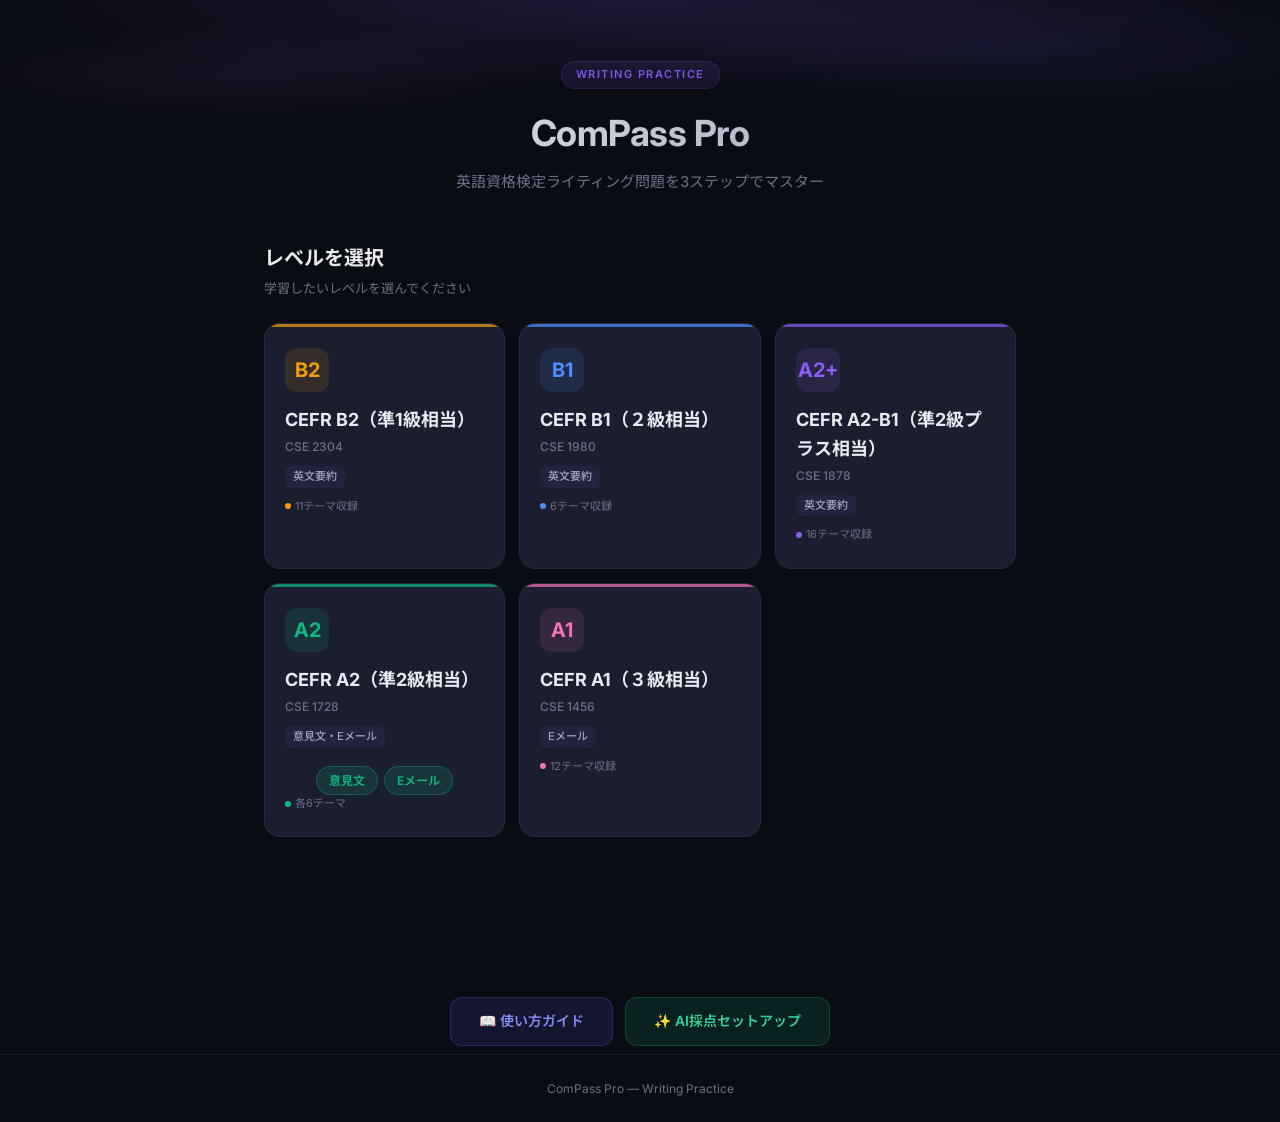
<file: index.html>
<!DOCTYPE html>
<html lang="ja">

<head>
    <meta charset="UTF-8">
    <meta name="viewport" content="width=device-width, initial-scale=1.0">
    <title>ComPass Pro — 英語資格検定ライティング練習</title>
    <meta name="description" content="ComPass Pro - 英語資格検定ライティング練習アプリ。各級の英文要約・意見文を3ステップで学習">
    <link rel="stylesheet" href="top.css">
</head>

<body>
    <div class="app-container">

        <!-- Hero Section -->
        <header class="hero">
            <div class="hero-bg"></div>
            <div class="hero-content">
                <div class="hero-badge">WRITING PRACTICE</div>
                <h1 class="hero-title">ComPass Pro</h1>
                <p class="hero-description">英語資格検定ライティング問題を3ステップでマスター</p>
            </div>
        </header>

        <!-- Grade Selection -->
        <main class="main-content">
            <section class="section" id="gradeSection">
                <div class="section-header">
                    <h2 class="section-title">レベルを選択</h2>
                    <p class="section-subtitle">学習したいレベルを選んでください</p>
                </div>
                <div class="grade-grid" id="gradeGrid"></div>
            </section>
        </main>

        <!-- Guide Links -->
        <div style="text-align:center;margin-top:40px;margin-bottom:8px;display:flex;justify-content:center;gap:12px;flex-wrap:wrap">
            <a href="guide.html"
                style="display:inline-flex;align-items:center;gap:8px;padding:12px 28px;border-radius:12px;background:rgba(99,102,241,.12);border:1px solid rgba(99,102,241,.25);color:#818cf8;font-weight:600;font-size:14px;text-decoration:none;transition:all .2s"
                onmouseover="this.style.background='rgba(99,102,241,.2)';this.style.transform='translateY(-2px)'"
                onmouseout="this.style.background='rgba(99,102,241,.12)';this.style.transform='none'">
                📖 使い方ガイド
            </a>
            <a href="setup-guide.html"
                style="display:inline-flex;align-items:center;gap:8px;padding:12px 28px;border-radius:12px;background:rgba(16,185,129,.12);border:1px solid rgba(16,185,129,.25);color:#34d399;font-weight:600;font-size:14px;text-decoration:none;transition:all .2s"
                onmouseover="this.style.background='rgba(16,185,129,.2)';this.style.transform='translateY(-2px)'"
                onmouseout="this.style.background='rgba(16,185,129,.12)';this.style.transform='none'">
                ✨ AI採点セットアップ
            </a>
        </div>

        <!-- Footer -->
        <footer class="footer">
            <p>ComPass Pro — Writing Practice</p>
        </footer>
    </div>

    <script>
        (function () {
            'use strict';

            const GRADES = [
                {
                    id: 'grade-pre1',
                    name: 'CEFR B2（準1級相当）',
                    nameEn: 'CSE 2304',
                    icon: 'B2',
                    color: '#f59e0b',
                    colorRgb: '245, 158, 11',
                    href: 'pre1.html',
                    taskTypes: '英文要約',
                    status: '11テーマ収録'
                },
                {
                    id: 'grade2',
                    name: 'CEFR B1（２級相当）',
                    nameEn: 'CSE 1980',
                    icon: 'B1',
                    color: '#4f8cff',
                    colorRgb: '79, 140, 255',
                    href: 'grade2.html',
                    taskTypes: '英文要約',
                    status: '6テーマ収録'
                },
                {
                    id: 'grade-pre2plus',
                    name: 'CEFR A2-B1（準2級プラス相当）',
                    nameEn: 'CSE 1878',
                    icon: 'A2+',
                    color: '#8b5cf6',
                    colorRgb: '139, 92, 246',
                    href: 'pre2plus.html',
                    taskTypes: '英文要約',
                    status: '16テーマ収録'
                },
                {
                    id: 'grade-pre2',
                    name: 'CEFR A2（準2級相当）',
                    nameEn: 'CSE 1728',
                    icon: 'A2',
                    color: '#10b981',
                    colorRgb: '16, 185, 129',
                    href: 'pre2.html',
                    taskTypes: '意見文・Eメール',
                    status: '各6テーマ',
                    links: [
                        { label: '意見文', href: 'pre2.html' },
                        { label: 'Eメール', href: 'pre2-email.html' }
                    ]
                },
                {
                    id: 'grade3',
                    name: 'CEFR A1（３級相当）',
                    nameEn: 'CSE 1456',
                    icon: 'A1',
                    color: '#f472b6',
                    colorRgb: '244, 114, 182',
                    href: 'grade3-email.html',
                    taskTypes: 'Eメール',
                    status: '12テーマ収録'
                }
            ];

            const grid = document.getElementById('gradeGrid');

            GRADES.forEach(grade => {
                if (grade.links && grade.links.length > 1) {
                    // 複数リンクのカード
                    const card = document.createElement('div');
                    card.className = 'grade-card';
                    card.style.setProperty('--grade-color', grade.color);
                    card.style.setProperty('--grade-color-rgb', grade.colorRgb);
                    card.style.cursor = 'default';

                    card.innerHTML = `
          <div class="grade-icon">${grade.icon}</div>
          <div class="grade-name">${grade.name}</div>
          <div class="grade-name-en">${grade.nameEn}</div>
          <div class="grade-task-type">${grade.taskTypes}</div>
          <div style="display:flex;gap:6px;margin-top:8px;flex-wrap:wrap;justify-content:center">
            ${grade.links.map(l => `<a href="${l.href}" style="display:inline-flex;align-items:center;gap:4px;padding:4px 12px;border-radius:16px;font-size:0.75rem;font-weight:600;background:rgba(var(--grade-color-rgb),0.15);color:var(--grade-color);text-decoration:none;border:1px solid rgba(var(--grade-color-rgb),0.3);transition:all 0.2s">${l.label}</a>`).join('')}
          </div>
          <div class="grade-count">
            <span class="grade-count-dot"></span>
            ${grade.status}
          </div>
        `;
                    grid.appendChild(card);
                } else {
                    const card = document.createElement(grade.href ? 'a' : 'div');
                    card.className = 'grade-card' + (grade.href ? '' : ' disabled');
                    if (grade.href) card.href = grade.href;
                    card.style.setProperty('--grade-color', grade.color);
                    card.style.setProperty('--grade-color-rgb', grade.colorRgb);

                    card.innerHTML = `
          <div class="grade-icon">${grade.icon}</div>
          <div class="grade-name">${grade.name}</div>
          <div class="grade-name-en">${grade.nameEn}</div>
          <div class="grade-task-type">${grade.taskTypes}</div>
          <div class="grade-count">
            <span class="grade-count-dot"></span>
            ${grade.status}
          </div>
        `;
                    grid.appendChild(card);
                }
            });
        })();
    </script>
</body>

</html>
</file>
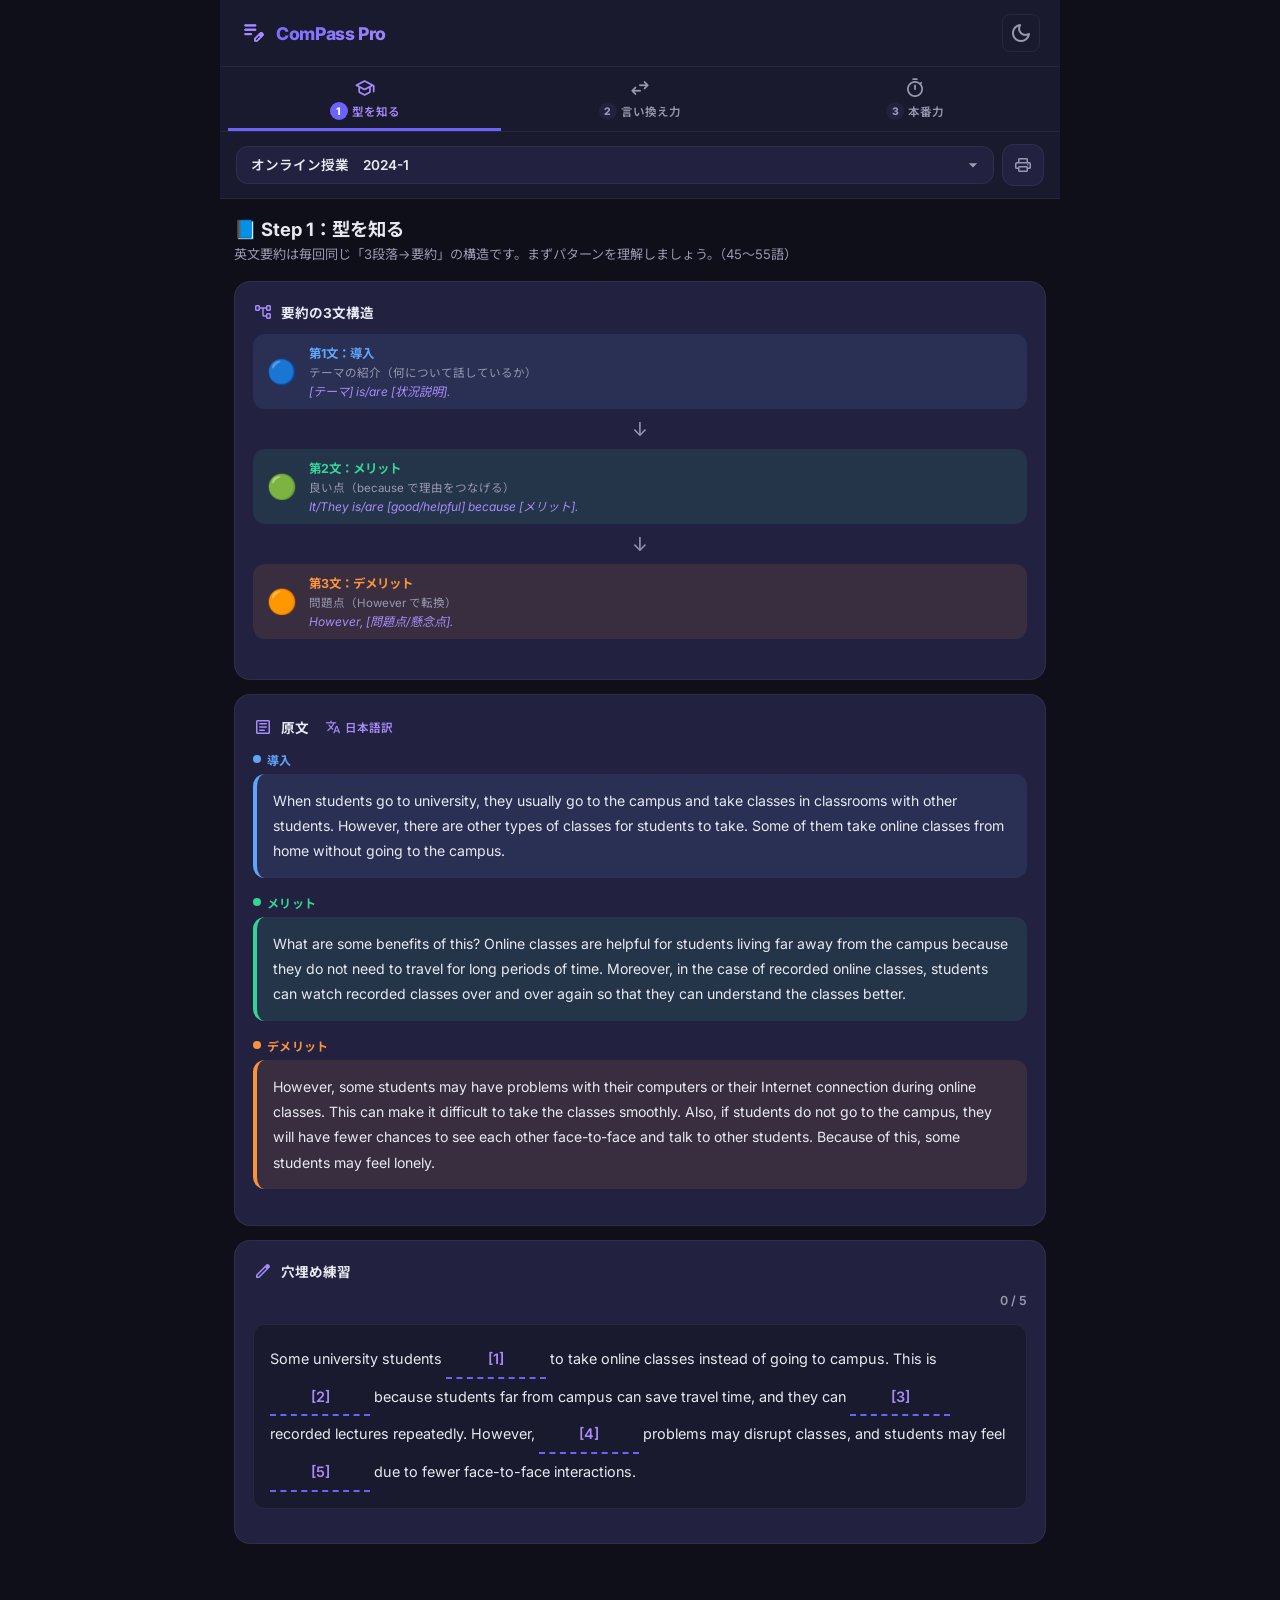
<file: grade2.html>
<!DOCTYPE html>
<html lang="ja">

<head>
    <meta charset="UTF-8">
    <meta name="viewport" content="width=device-width, initial-scale=1.0">
    <title>ComPass Pro — 英語資格検定2級 英文要約マスター</title>
    <meta name="description" content="英語資格検定2級の英文要約（大問4）を3ステップでマスターする学習アプリ。過去問対応。">
    <link rel="preconnect" href="https://fonts.googleapis.com">
    <link rel="preconnect" href="https://fonts.gstatic.com" crossorigin>
    <link
        href="https://fonts.googleapis.com/css2?family=Inter:wght@400;600;700;800&family=Noto+Sans+JP:wght@400;500;600;700&display=swap"
        rel="stylesheet">
    <link
        href="https://fonts.googleapis.com/css2?family=Material+Symbols+Rounded:opsz,wght,FILL,GRAD@20..48,100..700,0..1,-50..200&display=swap"
        rel="stylesheet">
    <link rel="stylesheet" href="style.css">
</head>

<body>
    <div id="app">
        <!-- HEADER -->
        <header class="app-header">
            <div class="header-inner">
                <a href="index.html" class="app-title" style="text-decoration:none;color:inherit">
                    <span class="material-symbols-rounded">edit_note</span>
                    ComPass Pro
                    <span style="font-size:0.65rem;opacity:0.6;font-weight:500;margin-left:4px">2級</span>
                </a>
                <div class="header-right">
                    <button class="theme-toggle" id="themeToggle" title="テーマ切替">
                        <span class="material-symbols-rounded">dark_mode</span>
                    </button>
                </div>
            </div>
        </header>

        <!-- STEP NAV -->
        <nav class="step-nav" id="stepNav">
            <button class="step-btn active" data-step="1">
                <span class="material-symbols-rounded">school</span>
                <span class="step-label">
                    <span class="step-num">1</span>
                    型を知る
                </span>
            </button>
            <button class="step-btn" data-step="2">
                <span class="material-symbols-rounded">swap_horiz</span>
                <span class="step-label">
                    <span class="step-num">2</span>
                    言い換え力
                </span>
            </button>
            <button class="step-btn" data-step="3">
                <span class="material-symbols-rounded">timer</span>
                <span class="step-label">
                    <span class="step-num">3</span>
                    本番力
                </span>
            </button>
        </nav>

        <!-- THEME SELECTOR -->
        <div class="theme-selector" id="themeSelector"></div>

        <!-- STEP 1: 型を知る -->
        <div class="step-pane active" id="step1">
            <div class="content-area">
                <div class="section-header">
                    <h2>📘 Step 1：型を知る</h2>
                    <p class="section-desc">英文要約は毎回同じ「3段落→要約」の構造です。まずパターンを理解しましょう。（45〜55語）</p>
                </div>

                <!-- 構造図解 -->
                <div class="card">
                    <div class="card-title">
                        <span class="material-symbols-rounded">account_tree</span>
                        要約の3文構造
                    </div>
                    <div class="structure-diagram">
                        <div class="structure-row intro">
                            <span class="structure-icon">🔵</span>
                            <div class="structure-text">
                                <div class="label" style="color:var(--color-intro)">第1文：導入</div>
                                <div class="desc">テーマの紹介（何について話しているか）</div>
                                <div class="template">[テーマ] is/are [状況説明].</div>
                            </div>
                        </div>
                        <div class="structure-arrow">↓</div>
                        <div class="structure-row merit">
                            <span class="structure-icon">🟢</span>
                            <div class="structure-text">
                                <div class="label" style="color:var(--color-merit)">第2文：メリット</div>
                                <div class="desc">良い点（because で理由をつなげる）</div>
                                <div class="template">It/They is/are [good/helpful] because [メリット].</div>
                            </div>
                        </div>
                        <div class="structure-arrow">↓</div>
                        <div class="structure-row demerit">
                            <span class="structure-icon">🟠</span>
                            <div class="structure-text">
                                <div class="label" style="color:var(--color-demerit)">第3文：デメリット</div>
                                <div class="desc">問題点（However で転換）</div>
                                <div class="template">However, [問題点/懸念点].</div>
                            </div>
                        </div>
                    </div>
                </div>

                <!-- 原文表示 -->
                <div class="card" id="step1Passage">
                    <div class="card-title">
                        <span class="material-symbols-rounded">article</span>
                        原文
                        <button class="toggle-ja" id="step1ToggleJa">
                            <span class="material-symbols-rounded" style="font-size:16px">translate</span>
                            日本語訳
                        </button>
                    </div>
                    <div id="step1PassageContent"></div>
                </div>

                <!-- 穴埋め練習 -->
                <div class="card">
                    <div class="card-title">
                        <span class="material-symbols-rounded">edit</span>
                        穴埋め練習
                    </div>
                    <div class="progress-wrap">
                        <div class="progress-bar">
                            <div class="progress-fill" id="step1Progress"></div>
                        </div>
                        <span class="progress-text" id="step1ProgressText">0 / 5</span>
                    </div>
                    <div class="fill-template" id="step1Fill"></div>
                    <div id="step1Result"></div>
                    <div class="btn-group" id="step1Buttons">
                        <button class="btn btn-primary" id="step1Check" style="display:none">
                            <span class="material-symbols-rounded">check</span> 答え合わせ
                        </button>
                        <button class="btn btn-secondary" id="step1Reset" style="display:none">
                            <span class="material-symbols-rounded">refresh</span> やり直す
                        </button>
                    </div>
                </div>
            </div>
        </div>

        <!-- STEP 2: 言い換え力 -->
        <div class="step-pane" id="step2">
            <div class="content-area">
                <div class="section-header">
                    <h2>🔄 Step 2：言い換え力をつける</h2>
                    <p class="section-desc">原文のキーフレーズを別の表現に言い換える力を鍛えます。</p>
                </div>

                <!-- パラフレーズ表 -->
                <div class="card">
                    <div class="card-title">
                        <span class="material-symbols-rounded">compare_arrows</span>
                        言い換え対応表
                    </div>
                    <div id="step2Paraphrases"></div>
                </div>

                <!-- チャンク並べ替え -->
                <div class="card">
                    <div class="card-title">
                        <span class="material-symbols-rounded">sort</span>
                        チャンク並べ替え
                    </div>
                    <div class="progress-wrap">
                        <div class="progress-bar">
                            <div class="progress-fill" id="step2Progress"></div>
                        </div>
                        <span class="progress-text" id="step2ProgressText">1 / 3</span>
                    </div>
                    <div id="step2Chunks"></div>
                </div>

                <!-- 日英変換ドリル -->
                <div class="card">
                    <div class="card-title">
                        <span class="material-symbols-rounded">translate</span>
                        日→英 変換ドリル
                    </div>
                    <p class="section-desc" style="margin-bottom:12px">日本語を見て、英語で書いてみましょう。模範解答と比較して表現力を磨きます。</p>
                    <div class="progress-wrap">
                        <div class="progress-bar">
                            <div class="progress-fill" id="transDrillProgress"></div>
                        </div>
                        <span class="progress-text" id="transDrillProgressText">1 / 3</span>
                    </div>
                    <div id="transDrill"></div>
                </div>

                <!-- ガイド付き自由記述 -->
                <div class="card">
                    <div class="card-title">
                        <span class="material-symbols-rounded">draw</span>
                        ガイド付き自由記述
                    </div>
                    <p class="section-desc" style="margin-bottom:12px">ヒントを参考に、3文の要約を自分で書いてみましょう。</p>
                    <div id="step2Hints"></div>
                    <textarea class="writing-area" id="step2Writing" placeholder="ここに要約を書いてください（45〜55語）..."></textarea>
                    <div class="word-counter" id="step2WordCounter">
                        <span class="word-count-num under" id="step2WordNum">0</span>
                        <span class="word-range">/ 45〜55語</span>
                        <div class="word-bar">
                            <div class="word-bar-fill under" id="step2WordBar"></div>
                        </div>
                    </div>
                    <div class="btn-group">
                        <button class="btn btn-primary" id="step2ShowModel">
                            <span class="material-symbols-rounded">visibility</span> 模範解答を見る
                        </button>
                        <button class="btn btn-success ai-grade-btn" id="step2AiGrade">
                            <span class="material-symbols-rounded">auto_awesome</span> AI採点
                        </button>
                    </div>
                    <div class="btn-group image-input-group">
                        <button class="btn btn-outline" id="step2CameraBtn">
                            <span class="material-symbols-rounded">photo_camera</span> 撮影
                        </button>
                        <button class="btn btn-outline" id="step2FileBtn">
                            <span class="material-symbols-rounded">image</span> ファイル
                        </button>
                        <button class="btn btn-outline" id="step2PasteBtn">
                            <span class="material-symbols-rounded">content_paste</span> 貼り付け
                        </button>
                        <input type="file" accept="image/*" capture="environment" id="step2CameraInput"
                            style="display:none">
                        <input type="file" accept="image/*" id="step2FileInput"
                            style="display:none">
                    </div>
                    <div id="step2ImagePreview" style="display:none"></div>
                    <div id="step2ModelAnswer" style="display:none"></div>
                    <div id="step2GradeResult" style="display:none"></div>

                    <!-- 自己採点チェックリスト -->
                    <div style="margin-top:16px">
                        <div class="card-title">
                            <span class="material-symbols-rounded">checklist</span>
                            自己採点チェックリスト
                        </div>
                        <div class="checklist" id="step2Checklist">
                            <div class="check-item" data-check="1">
                                <div class="check-box"><span class="material-symbols-rounded"
                                        style="font-size:14px;display:none">check</span></div>
                                第1文：テーマの導入があるか？
                            </div>
                            <div class="check-item" data-check="2">
                                <div class="check-box"><span class="material-symbols-rounded"
                                        style="font-size:14px;display:none">check</span></div>
                                第2文：because で理由をつなげているか？
                            </div>
                            <div class="check-item" data-check="3">
                                <div class="check-box"><span class="material-symbols-rounded"
                                        style="font-size:14px;display:none">check</span></div>
                                第3文：However で転換しているか？
                            </div>
                            <div class="check-item" data-check="4">
                                <div class="check-box"><span class="material-symbols-rounded"
                                        style="font-size:14px;display:none">check</span></div>
                                語数は45〜55語の範囲内か？
                            </div>
                            <div class="check-item" data-check="5">
                                <div class="check-box"><span class="material-symbols-rounded"
                                        style="font-size:14px;display:none">check</span></div>
                                原文の表現を言い換えているか？
                            </div>
                        </div>
                    </div>
                </div>
            </div>
        </div>

        <!-- STEP 3: 本番力 -->
        <div class="step-pane" id="step3">
            <!-- Timer -->
            <div class="timer-bar" id="timerBar">
                <div class="timer-display">
                    <span class="material-symbols-rounded">timer</span>
                    <span class="timer-value" id="timerValue">15:00</span>
                </div>
                <div class="timer-controls">
                    <button class="timer-ctrl primary" id="timerStart">
                        <span class="material-symbols-rounded"
                            style="font-size:16px;vertical-align:middle">play_arrow</span> スタート
                    </button>
                    <button class="timer-ctrl" id="timerPause" style="display:none">一時停止</button>
                    <button class="timer-ctrl" id="timerReset">リセット</button>
                </div>
                <div class="timer-progress">
                    <div class="timer-progress-fill" id="timerProgressFill"></div>
                </div>
            </div>

            <div class="content-area">
                <div class="section-header">
                    <h2>⏱️ Step 3：本番力をつける</h2>
                    <p class="section-desc">制限時間内に、ヒントなしで要約を完成させましょう。</p>
                </div>

                <!-- 原文（ヒントなし） -->
                <div class="card" id="step3Passage">
                    <div class="card-title">
                        <span class="material-symbols-rounded">article</span>
                        原文（ヒントなし）
                    </div>
                    <div id="step3PassageContent"></div>
                </div>

                <!-- 自由記述 -->
                <div class="card">
                    <div class="card-title">
                        <span class="material-symbols-rounded">edit_note</span>
                        あなたの要約
                    </div>
                    <textarea class="writing-area" id="step3Writing" placeholder="ここに要約を書いてください（45〜55語）..."></textarea>
                    <div class="word-counter" id="step3WordCounter">
                        <span class="word-count-num under" id="step3WordNum">0</span>
                        <span class="word-range">/ 45〜55語</span>
                        <div class="word-bar">
                            <div class="word-bar-fill under" id="step3WordBar"></div>
                        </div>
                    </div>
                    <div class="btn-group">
                        <button class="btn btn-primary" id="step3Submit">
                            <span class="material-symbols-rounded">send</span> 提出して模範解答を見る
                        </button>
                        <button class="btn btn-success ai-grade-btn" id="step3AiGrade">
                            <span class="material-symbols-rounded">auto_awesome</span> AI採点
                        </button>
                    </div>
                    <div class="btn-group image-input-group">
                        <button class="btn btn-outline" id="step3CameraBtn">
                            <span class="material-symbols-rounded">photo_camera</span> 撮影
                        </button>
                        <button class="btn btn-outline" id="step3FileBtn">
                            <span class="material-symbols-rounded">image</span> ファイル
                        </button>
                        <button class="btn btn-outline" id="step3PasteBtn">
                            <span class="material-symbols-rounded">content_paste</span> 貼り付け
                        </button>
                        <input type="file" accept="image/*" capture="environment" id="step3CameraInput"
                            style="display:none">
                        <input type="file" accept="image/*" id="step3FileInput"
                            style="display:none">
                    </div>
                    <div id="step3ImagePreview" style="display:none"></div>
                    <div id="step3ModelAnswer" style="display:none"></div>
                    <div id="step3GradeResult" style="display:none"></div>
                </div>
            </div>
        </div>
    </div>

    <script src="data-grade2.js"></script>
    <script src="app.js"></script>
</body>

</html>
</file>
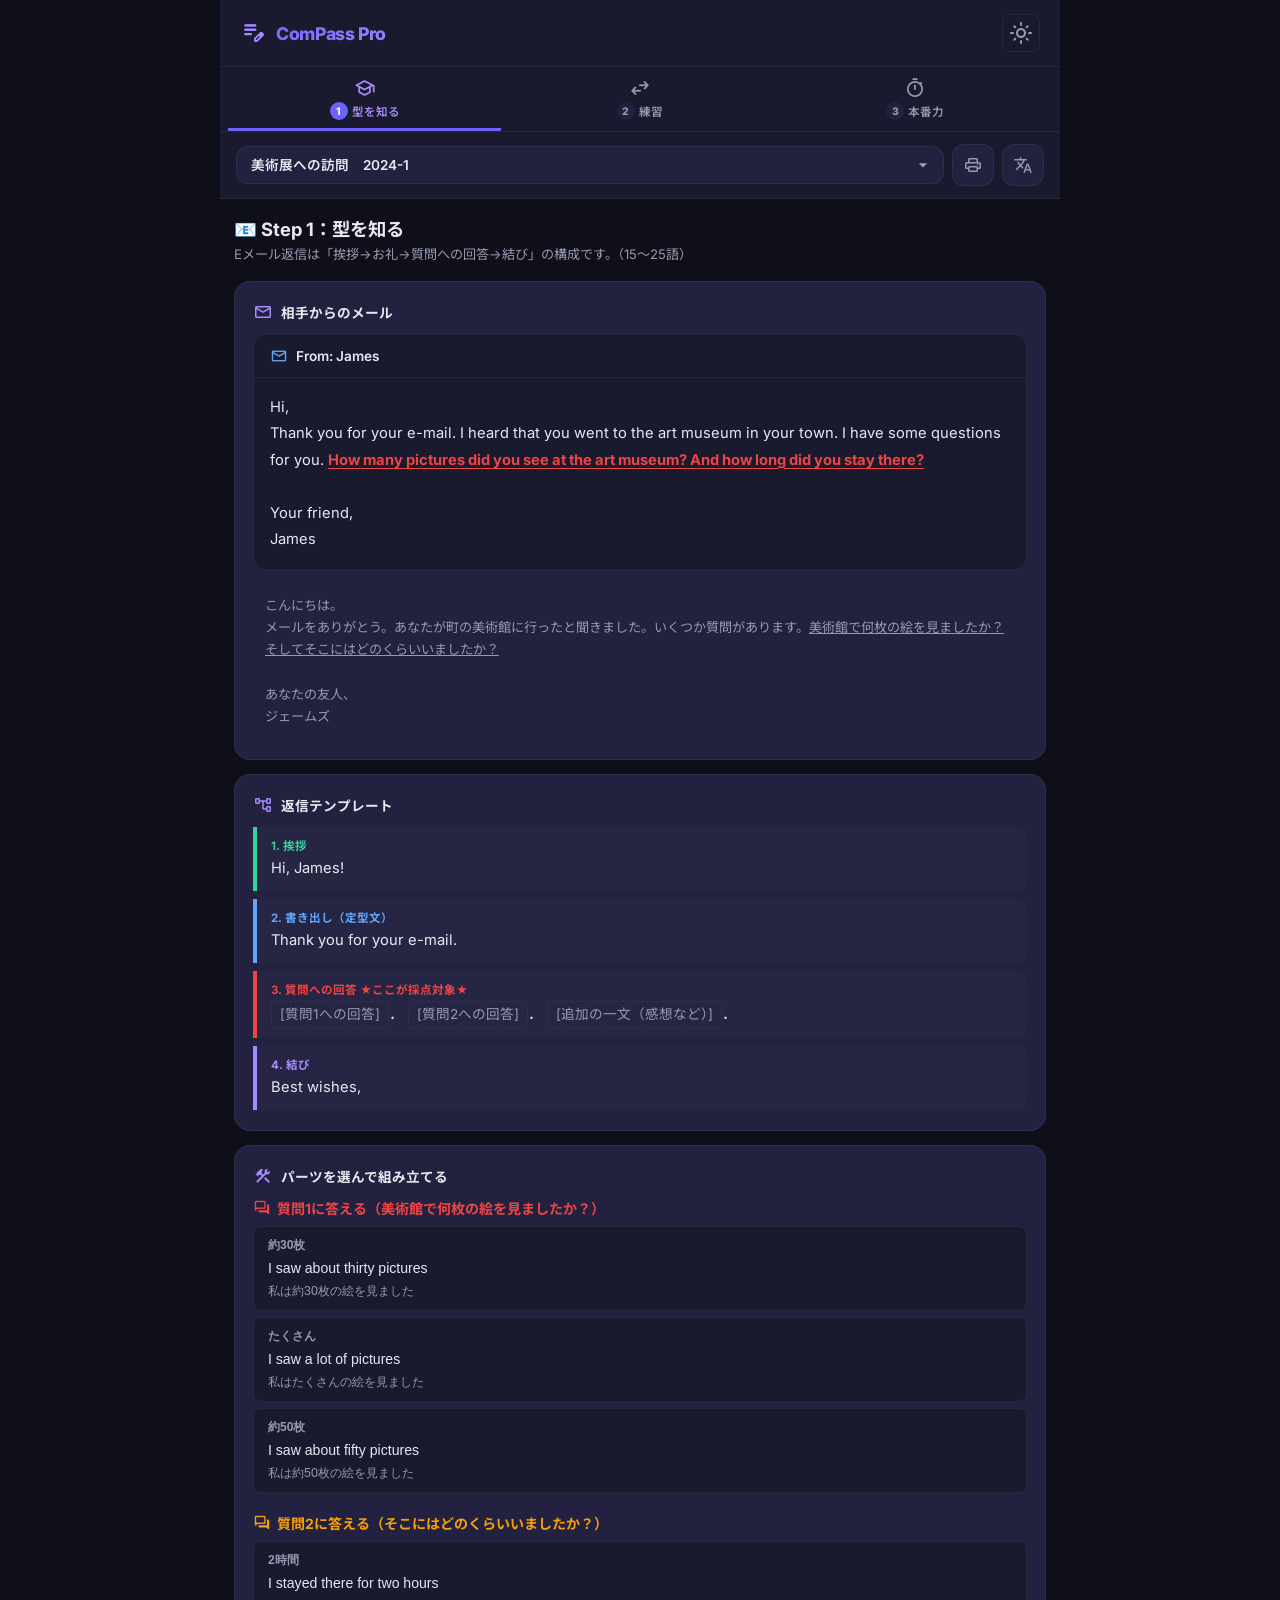
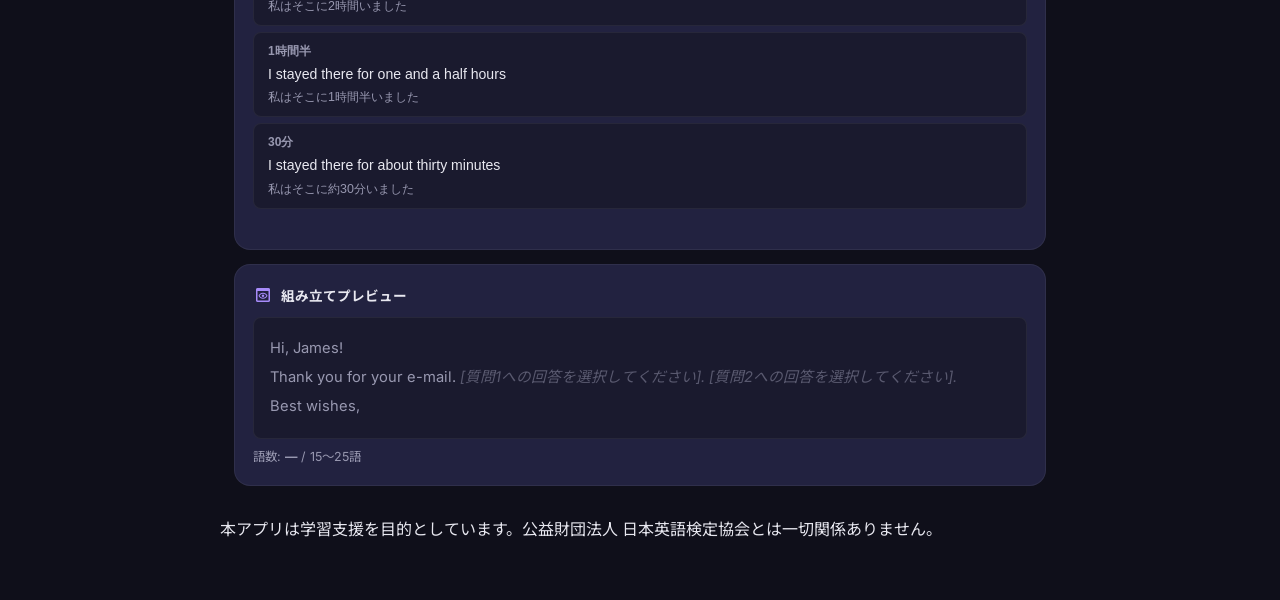
<file: grade3-email.html>
<!DOCTYPE html>
<html lang="ja" data-theme="dark">

<head>
    <meta charset="UTF-8">
    <meta name="viewport" content="width=device-width, initial-scale=1.0">
    <title>ComPass Pro — 英語資格検定3級 Eメール返信マスター</title>
    <meta name="description" content="英語資格検定3級のEメール返信問題を3ステップでマスターする学習アプリ。過去問対応。">
    <link rel="preconnect" href="https://fonts.googleapis.com">
    <link rel="preconnect" href="https://fonts.gstatic.com" crossorigin>
    <link
        href="https://fonts.googleapis.com/css2?family=Inter:wght@400;500;600;700;800&family=Noto+Sans+JP:wght@400;500;600;700&display=swap"
        rel="stylesheet">
    <link
        href="https://fonts.googleapis.com/css2?family=Material+Symbols+Rounded:opsz,wght,FILL,GRAD@20..48,100..700,0..1,-50..200&display=swap"
        rel="stylesheet">
    <link rel="stylesheet" href="style.css">
    <style>
        /* Eメール専用スタイル */
        .email-card {
            background: var(--bg-secondary);
            border: 1px solid var(--border);
            border-radius: 12px;
            overflow: hidden;
        }

        .email-header {
            display: flex;
            align-items: center;
            gap: 8px;
            padding: 12px 16px;
            background: rgba(var(--accent-rgb), 0.08);
            border-bottom: 1px solid var(--border);
            font-size: 0.85rem;
            font-weight: 600;
        }

        .email-body {
            padding: 16px;
            font-size: 0.92rem;
            line-height: 1.8;
            color: var(--text);
        }

        .email-body u {
            text-decoration: underline;
            text-decoration-color: #ef4444;
            text-underline-offset: 3px;
            font-weight: 700;
            color: #ef4444;
        }

        /* テンプレートステップ */
        .template-steps {
            display: flex;
            flex-direction: column;
            gap: 8px;
        }

        .template-step {
            padding: 10px 14px;
            border-left: 4px solid;
            border-radius: 0 8px 8px 0;
            background: rgba(255, 255, 255, 0.02);
        }

        .template-step-label {
            font-size: 0.72rem;
            font-weight: 700;
            margin-bottom: 4px;
        }

        .template-step-text {
            font-size: 0.92rem;
            line-height: 1.6;
        }

        .template-blank {
            display: inline-block;
            padding: 2px 8px;
            background: rgba(var(--accent-rgb), 0.1);
            border: 1px dashed var(--border);
            border-radius: 4px;
            color: var(--text-secondary);
            font-size: 0.85rem;
        }

        /* パーツビルダー */
        .builder-section {
            margin-bottom: 20px;
        }

        .builder-label {
            display: flex;
            align-items: center;
            gap: 6px;
            font-size: 0.88rem;
            font-weight: 700;
            margin-bottom: 8px;
        }

        .builder-label .material-symbols-rounded {
            font-size: 18px;
        }

        .builder-options {
            display: flex;
            flex-direction: column;
            gap: 6px;
        }

        .part-option {
            display: block;
            width: 100%;
            text-align: left;
            padding: 10px 14px;
            background: var(--bg-secondary);
            border: 1px solid var(--border);
            border-radius: 8px;
            cursor: pointer;
            transition: all 0.2s;
            color: var(--text);
        }

        .part-option:hover {
            border-color: var(--accent);
            background: rgba(var(--accent-rgb), 0.05);
        }

        .part-option.selected {
            border-color: var(--accent);
            background: rgba(var(--accent-rgb), 0.1);
            box-shadow: 0 0 0 2px rgba(var(--accent-rgb), 0.2);
        }

        .part-option.selected.q1 {
            border-color: #ef4444;
            background: rgba(239, 68, 68, 0.1);
        }

        .part-option.selected.q2 {
            border-color: #f59e0b;
            background: rgba(245, 158, 11, 0.1);
        }

        .part-option-ja {
            font-size: 0.75rem;
            color: var(--text-secondary);
            font-weight: 600;
            margin-bottom: 4px;
        }

        .part-option-en {
            font-size: 0.88rem;
            line-height: 1.5;
        }

        .part-option-ja-text {
            font-size: 0.78rem;
            color: var(--text-secondary);
            margin-top: 4px;
        }

        /* プレビュー */
        .email-preview-content {
            font-size: 0.92rem;
            line-height: 2;
            padding: 16px;
            background: var(--bg-secondary);
            border-radius: 8px;
            border: 1px solid var(--border);
        }

        .preview-fixed {
            color: var(--text-secondary);
        }

        .preview-question {
            color: #ef4444;
            font-weight: 600;
        }

        .preview-reason {
            color: #f59e0b;
            font-weight: 600;
        }

        .preview-blank {
            color: var(--text-secondary);
            opacity: 0.5;
            font-style: italic;
        }
    </style>
</head>

<body>
    <div id="app">
        <!-- Header -->
        <header class="app-header">
            <div class="header-inner">
                <a href="index.html" class="app-title" style="text-decoration:none;color:inherit">
                    <span class="material-symbols-rounded">edit_note</span>
                    ComPass Pro
                    <span style="font-size:0.65rem;opacity:0.6;font-weight:500;margin-left:4px">3級 Eメール</span>
                </a>
                <div class="header-right">
                    <button class="theme-toggle" id="themeToggle" title="テーマ切替">
                        <span class="material-symbols-rounded">light_mode</span>
                    </button>
                </div>
            </div>
        </header>

        <!-- Step Navigation -->
        <nav class="step-nav" id="stepNav">
            <button class="step-btn active" data-step="1">
                <span class="material-symbols-rounded">school</span>
                <span class="step-label">
                    <span class="step-num">1</span>
                    型を知る
                </span>
            </button>
            <button class="step-btn" data-step="2">
                <span class="material-symbols-rounded">swap_horiz</span>
                <span class="step-label">
                    <span class="step-num">2</span>
                    練習
                </span>
            </button>
            <button class="step-btn" data-step="3">
                <span class="material-symbols-rounded">timer</span>
                <span class="step-label">
                    <span class="step-num">3</span>
                    本番力
                </span>
            </button>
        </nav>

        <!-- Theme Selector -->
        <div class="theme-selector" id="themeSelector"></div>

        <!-- ===== STEP 1: テンプレート学習 ===== -->
        <div class="step-pane active" id="step1">
            <div class="content-area">
                <div class="section-header">
                    <h2>📧 Step 1：型を知る</h2>
                    <p class="section-desc">Eメール返信は「挨拶→お礼→質問への回答→結び」の構成です。（15〜25語）</p>
                </div>

                <!-- 相手からのメール -->
                <div class="card">
                    <div class="card-title">
                        <span class="material-symbols-rounded">mail</span>
                        相手からのメール
                    </div>
                    <div id="emailDisplay"></div>
                </div>

                <!-- テンプレート -->
                <div class="card">
                    <div class="card-title">
                        <span class="material-symbols-rounded">account_tree</span>
                        返信テンプレート
                    </div>
                    <div id="templateGuide"></div>
                </div>

                <!-- パーツ組み立て -->
                <div class="card">
                    <div class="card-title">
                        <span class="material-symbols-rounded">construction</span>
                        パーツを選んで組み立てる
                    </div>
                    <div id="partBuilder"></div>
                </div>

                <!-- プレビュー -->
                <div class="card">
                    <div class="card-title">
                        <span class="material-symbols-rounded">preview</span>
                        組み立てプレビュー
                    </div>
                    <div id="emailPreview"></div>
                </div>
            </div>
        </div>

        <!-- ===== STEP 2: 練習（段階的） ===== -->
        <div class="step-pane" id="step2">
            <div class="content-area">
                <div class="section-header">
                    <h2>🔄 Step 2：練習</h2>
                    <p class="section-desc">チャンク並べ替え → 日英変換 → ガイド付き記述の順に段階的に力をつけます。</p>
                </div>

                <!-- メール表示 -->
                <div class="card">
                    <div class="card-title">
                        <span class="material-symbols-rounded">mail</span>
                        相手からのメール
                    </div>
                    <div id="step2EmailDisplay"></div>
                </div>

                <!-- チャンク並べ替え -->
                <div class="card">
                    <div class="card-title">
                        <span class="material-symbols-rounded">sort</span>
                        チャンク並べ替え
                    </div>
                    <div class="progress-wrap">
                        <div class="progress-bar">
                            <div class="progress-fill" id="step2Progress"></div>
                        </div>
                        <span class="progress-text" id="step2ProgressText">1 / 3</span>
                    </div>
                    <div id="step2Chunks"></div>
                </div>

                <!-- 日→英 変換ドリル -->
                <div class="card">
                    <div class="card-title">
                        <span class="material-symbols-rounded">translate</span>
                        日→英 変換ドリル
                    </div>
                    <p class="section-desc" style="margin-bottom:12px">日本語を見て、英語で書いてみましょう。模範解答と比較して表現力を磨きます。</p>
                    <div class="progress-wrap">
                        <div class="progress-bar">
                            <div class="progress-fill" id="transDrillProgress"></div>
                        </div>
                        <span class="progress-text" id="transDrillProgressText">1 / 3</span>
                    </div>
                    <div id="transDrill"></div>
                </div>

                <!-- ガイド付き自由記述 -->
                <div class="card">
                    <div class="card-title">
                        <span class="material-symbols-rounded">draw</span>
                        ガイド付き自由記述
                    </div>
                    <p class="section-desc" style="margin-bottom:12px">ヒントを参考に、Eメール返信を自分で書いてみましょう。</p>
                    <div id="step2Hints"></div>
                    <textarea class="writing-area" id="step2Writing"
                        placeholder="ここにEメール返信を書いてください（15〜25語）..."></textarea>
                    <div class="word-counter" id="step2WordCounter">
                        <span class="word-count-num under" id="step2WordNum">0</span>
                        <span class="word-range">/ 15〜25語</span>
                        <div class="word-bar">
                            <div class="word-bar-fill under" id="step2WordBar"></div>
                        </div>
                    </div>
                    <div class="btn-group" style="margin-top:12px">
                        <button class="btn btn-primary" id="step2ShowModel">
                            <span class="material-symbols-rounded">visibility</span> 模範解答を見る
                        </button>
                        <button class="btn btn-success ai-grade-btn" id="step2AiGrade">
                            <span class="material-symbols-rounded">auto_awesome</span> AI採点
                        </button>
                    </div>
                    <div class="btn-group image-input-group">
                        <button class="btn btn-outline" id="step2CameraBtn">
                            <span class="material-symbols-rounded">photo_camera</span> 撮影
                        </button>
                        <button class="btn btn-outline" id="step2FileBtn">
                            <span class="material-symbols-rounded">image</span> ファイル
                        </button>
                        <button class="btn btn-outline" id="step2PasteBtn">
                            <span class="material-symbols-rounded">content_paste</span> 貼り付け
                        </button>
                        <input type="file" accept="image/*" capture="environment" id="step2CameraInput"
                            style="display:none">
                        <input type="file" accept="image/*" id="step2FileInput" style="display:none">
                    </div>
                    <div id="step2ImagePreview" style="display:none"></div>
                    <div id="step2ModelAnswer" style="display:none"></div>
                    <div id="step2GradeResult" style="display:none"></div>

                    <!-- 自己採点チェックリスト -->
                    <div style="margin-top:16px">
                        <div class="card-title">
                            <span class="material-symbols-rounded">checklist</span>
                            自己採点チェックリスト
                        </div>
                        <div class="checklist" id="step2Checklist"></div>
                    </div>
                </div>
            </div>
        </div>

        <!-- ===== STEP 3: 本番力 ===== -->
        <div class="step-pane" id="step3">
            <!-- Timer -->
            <div class="timer-bar" id="timerBar">
                <div class="timer-display">
                    <span class="material-symbols-rounded">timer</span>
                    <span class="timer-value" id="timerValue">15:00</span>
                </div>
                <div class="timer-controls">
                    <button class="timer-ctrl primary" id="timerStart">
                        <span class="material-symbols-rounded"
                            style="font-size:16px;vertical-align:middle">play_arrow</span> スタート
                    </button>
                    <button class="timer-ctrl" id="timerPause" style="display:none">一時停止</button>
                    <button class="timer-ctrl" id="timerReset">リセット</button>
                </div>
                <div class="timer-progress">
                    <div class="timer-progress-fill" id="timerProgressFill"></div>
                </div>
            </div>

            <div class="content-area">
                <div class="section-header">
                    <h2>⏱️ Step 3：本番力をつける</h2>
                    <p class="section-desc">制限時間内に、ヒントなしでEメール返信を完成させましょう。</p>
                </div>

                <!-- メール（ヒントなし） -->
                <div class="card">
                    <div class="card-title">
                        <span class="material-symbols-rounded">mail</span>
                        相手からのメール（ヒントなし）
                    </div>
                    <div id="step3EmailDisplay"></div>
                </div>

                <!-- 作文エリア -->
                <div class="card">
                    <div class="card-title">
                        <span class="material-symbols-rounded">edit_note</span>
                        あなたのEメール返信
                    </div>
                    <textarea class="writing-area" id="step3Writing"
                        placeholder="ここにEメール返信を書いてください（15〜25語）..."></textarea>
                    <div class="word-counter" id="step3WordCounter">
                        <span class="word-count-num under" id="step3WordNum">0</span>
                        <span class="word-range">/ 15〜25語</span>
                        <div class="word-bar">
                            <div class="word-bar-fill under" id="step3WordBar"></div>
                        </div>
                    </div>
                    <div class="btn-group">
                        <button class="btn btn-primary" id="step3Submit">
                            <span class="material-symbols-rounded">send</span> 提出して模範解答を見る
                        </button>
                        <button class="btn btn-success ai-grade-btn" id="step3AiGrade">
                            <span class="material-symbols-rounded">auto_awesome</span> AI採点
                        </button>
                    </div>
                    <div class="btn-group image-input-group">
                        <button class="btn btn-outline" id="step3CameraBtn">
                            <span class="material-symbols-rounded">photo_camera</span> 撮影
                        </button>
                        <button class="btn btn-outline" id="step3FileBtn">
                            <span class="material-symbols-rounded">image</span> ファイル
                        </button>
                        <button class="btn btn-outline" id="step3PasteBtn">
                            <span class="material-symbols-rounded">content_paste</span> 貼り付け
                        </button>
                        <input type="file" accept="image/*" capture="environment" id="step3CameraInput"
                            style="display:none">
                        <input type="file" accept="image/*" id="step3FileInput" style="display:none">
                    </div>
                    <div id="step3ImagePreview" style="display:none"></div>
                    <div id="step3ModelAnswer" style="display:none"></div>
                    <div id="step3GradeResult" style="display:none"></div>
                </div>
            </div>
        </div>

        <!-- Footer -->
        <footer class="app-footer">
            本アプリは学習支援を目的としています。公益財団法人 日本英語検定協会とは一切関係ありません。
        </footer>
    </div>

    <script src="data-grade3-email.js"></script>
    <script src="app-grade3-email.js"></script>
</body>

</html>
</file>
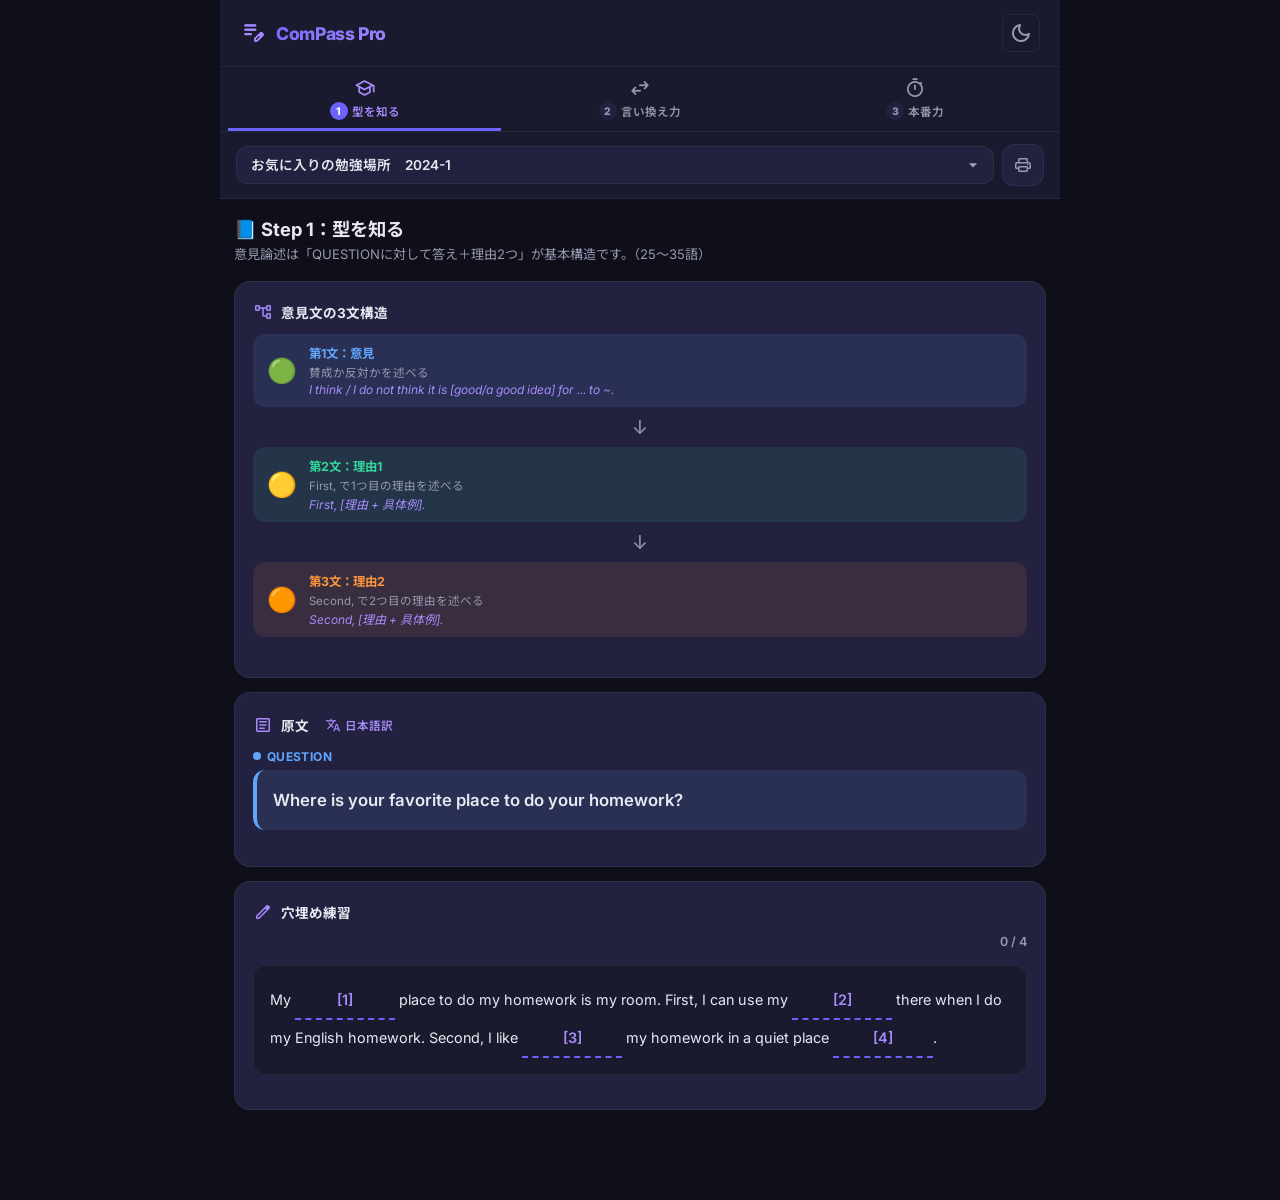
<file: grade3.html>
<!DOCTYPE html>
<html lang="ja">

<head>
    <meta charset="UTF-8">
    <meta name="viewport" content="width=device-width, initial-scale=1.0">
    <title>ComPass Pro — 英語資格検定3級 意見論述マスター</title>
    <meta name="description" content="英語資格検定3級の英作文（意見論述）を3ステップでマスターする学習アプリ。過去問対応。">
    <link rel="preconnect" href="https://fonts.googleapis.com">
    <link rel="preconnect" href="https://fonts.gstatic.com" crossorigin>
    <link
        href="https://fonts.googleapis.com/css2?family=Inter:wght@400;600;700;800&family=Noto+Sans+JP:wght@400;500;600;700&display=swap"
        rel="stylesheet">
    <link
        href="https://fonts.googleapis.com/css2?family=Material+Symbols+Rounded:opsz,wght,FILL,GRAD@20..48,100..700,0..1,-50..200&display=swap"
        rel="stylesheet">
    <link rel="stylesheet" href="style.css">
</head>

<body>
    <div id="app">
        <!-- HEADER -->
        <header class="app-header">
            <div class="header-inner">
                <a href="index.html" class="app-title" style="text-decoration:none;color:inherit">
                    <span class="material-symbols-rounded">edit_note</span>
                    ComPass Pro
                    <span style="font-size:0.65rem;opacity:0.6;font-weight:500;margin-left:4px">3級</span>
                </a>
                <div class="header-right">
                    <button class="theme-toggle" id="themeToggle" title="テーマ切替">
                        <span class="material-symbols-rounded">dark_mode</span>
                    </button>
                </div>
            </div>
        </header>

        <!-- STEP NAV -->
        <nav class="step-nav" id="stepNav">
            <button class="step-btn active" data-step="1">
                <span class="material-symbols-rounded">school</span>
                <span class="step-label">
                    <span class="step-num">1</span>
                    型を知る
                </span>
            </button>
            <button class="step-btn" data-step="2">
                <span class="material-symbols-rounded">swap_horiz</span>
                <span class="step-label">
                    <span class="step-num">2</span>
                    言い換え力
                </span>
            </button>
            <button class="step-btn" data-step="3">
                <span class="material-symbols-rounded">timer</span>
                <span class="step-label">
                    <span class="step-num">3</span>
                    本番力
                </span>
            </button>
        </nav>

        <!-- THEME SELECTOR -->
        <div class="theme-selector" id="themeSelector"></div>

        <!-- STEP 1: 型を知る -->
        <div class="step-pane active" id="step1">
            <div class="content-area">
                <div class="section-header">
                    <h2>📘 Step 1：型を知る</h2>
                    <p class="section-desc">意見論述は「QUESTIONに対して答え＋理由2つ」が基本構造です。（25〜35語）</p>
                </div>

                <!-- 構造図解 -->
                <div class="card">
                    <div class="card-title">
                        <span class="material-symbols-rounded">account_tree</span>
                        意見文の3文構造
                    </div>
                    <div class="structure-diagram">
                        <div class="structure-row intro">
                            <span class="structure-icon">🟢</span>
                            <div class="structure-text">
                                <div class="label" style="color:var(--color-intro)">第1文：意見</div>
                                <div class="desc">賛成か反対かを述べる</div>
                                <div class="template">I think / I do not think it is [good/a good idea] for ... to ~.
                                </div>
                            </div>
                        </div>
                        <div class="structure-arrow">↓</div>
                        <div class="structure-row merit">
                            <span class="structure-icon">🟡</span>
                            <div class="structure-text">
                                <div class="label" style="color:var(--color-merit)">第2文：理由1</div>
                                <div class="desc">First, で1つ目の理由を述べる</div>
                                <div class="template">First, [理由 + 具体例].</div>
                            </div>
                        </div>
                        <div class="structure-arrow">↓</div>
                        <div class="structure-row demerit">
                            <span class="structure-icon">🟠</span>
                            <div class="structure-text">
                                <div class="label" style="color:var(--color-demerit)">第3文：理由2</div>
                                <div class="desc">Second, で2つ目の理由を述べる</div>
                                <div class="template">Second, [理由 + 具体例].</div>
                            </div>
                        </div>
                    </div>
                </div>

                <!-- 原文表示 -->
                <div class="card" id="step1Passage">
                    <div class="card-title">
                        <span class="material-symbols-rounded">article</span>
                        原文
                        <button class="toggle-ja" id="step1ToggleJa">
                            <span class="material-symbols-rounded" style="font-size:16px">translate</span>
                            日本語訳
                        </button>
                    </div>
                    <div id="step1PassageContent"></div>
                </div>

                <!-- 穴埋め練習 -->
                <div class="card">
                    <div class="card-title">
                        <span class="material-symbols-rounded">edit</span>
                        穴埋め練習
                    </div>
                    <div class="progress-wrap">
                        <div class="progress-bar">
                            <div class="progress-fill" id="step1Progress"></div>
                        </div>
                        <span class="progress-text" id="step1ProgressText">0 / 5</span>
                    </div>
                    <div class="fill-template" id="step1Fill"></div>
                    <div id="step1Result"></div>
                    <div class="btn-group" id="step1Buttons">
                        <button class="btn btn-primary" id="step1Check" style="display:none">
                            <span class="material-symbols-rounded">check</span> 答え合わせ
                        </button>
                        <button class="btn btn-secondary" id="step1Reset" style="display:none">
                            <span class="material-symbols-rounded">refresh</span> やり直す
                        </button>
                    </div>
                </div>
            </div>
        </div>

        <!-- STEP 2: 言い換え力 -->
        <div class="step-pane" id="step2">
            <div class="content-area">
                <div class="section-header">
                    <h2>🔄 Step 2：言い換え力をつける</h2>
                    <p class="section-desc">意見文で使えるキー表現を学び、練習しましょう。</p>
                </div>

                <!-- パラフレーズ表 -->
                <div class="card">
                    <div class="card-title">
                        <span class="material-symbols-rounded">compare_arrows</span>
                        穴埋め練習
                    </div>
                    <div id="step2Paraphrases"></div>
                </div>

                <!-- チャンク並べ替え -->
                <div class="card">
                    <div class="card-title">
                        <span class="material-symbols-rounded">sort</span>
                        チャンク並べ替え
                    </div>
                    <div class="progress-wrap">
                        <div class="progress-bar">
                            <div class="progress-fill" id="step2Progress"></div>
                        </div>
                        <span class="progress-text" id="step2ProgressText">1 / 3</span>
                    </div>
                    <div id="step2Chunks"></div>
                </div>

                <!-- 日英変換ドリル -->
                <div class="card">
                    <div class="card-title">
                        <span class="material-symbols-rounded">translate</span>
                        日→英 変換ドリル
                    </div>
                    <p class="section-desc" style="margin-bottom:12px">日本語を見て、英語で書いてみましょう。模範解答と比較して表現力を磨きます。</p>
                    <div class="progress-wrap">
                        <div class="progress-bar">
                            <div class="progress-fill" id="transDrillProgress"></div>
                        </div>
                        <span class="progress-text" id="transDrillProgressText">1 / 3</span>
                    </div>
                    <div id="transDrill"></div>
                </div>

                <!-- ガイド付き自由記述 -->
                <div class="card">
                    <div class="card-title">
                        <span class="material-symbols-rounded">draw</span>
                        ガイド付き自由記述
                    </div>
                    <p class="section-desc" style="margin-bottom:12px">ヒントを参考に、意見文を自分で書いてみましょう。</p>
                    <div id="step2Hints"></div>
                    <textarea class="writing-area" id="step2Writing" placeholder="ここに意見文を書いてください（25〜35語）..."></textarea>
                    <div class="word-counter" id="step2WordCounter">
                        <span class="word-count-num under" id="step2WordNum">0</span>
                        <span class="word-range">/ 25〜35語</span>
                        <div class="word-bar">
                            <div class="word-bar-fill under" id="step2WordBar"></div>
                        </div>
                    </div>
                    <div class="btn-group">
                        <button class="btn btn-primary" id="step2ShowModel">
                            <span class="material-symbols-rounded">visibility</span> 模範解答を見る
                        </button>
                        <button class="btn btn-success ai-grade-btn" id="step2AiGrade">
                            <span class="material-symbols-rounded">auto_awesome</span> AI採点
                        </button>
                    </div>
                    <div class="btn-group image-input-group">
                        <button class="btn btn-outline" id="step2CameraBtn">
                            <span class="material-symbols-rounded">photo_camera</span> 撮影
                        </button>
                        <button class="btn btn-outline" id="step2FileBtn">
                            <span class="material-symbols-rounded">image</span> ファイル
                        </button>
                        <button class="btn btn-outline" id="step2PasteBtn">
                            <span class="material-symbols-rounded">content_paste</span> 貼り付け
                        </button>
                        <input type="file" accept="image/*" capture="environment" id="step2CameraInput"
                            style="display:none">
                        <input type="file" accept="image/*" id="step2FileInput"
                            style="display:none">
                    </div>
                    <div id="step2ImagePreview" style="display:none"></div>
                    <div id="step2ModelAnswer" style="display:none"></div>
                    <div id="step2GradeResult" style="display:none"></div>

                    <!-- 自己採点チェックリスト -->
                    <div style="margin-top:16px">
                        <div class="card-title">
                            <span class="material-symbols-rounded">checklist</span>
                            自己採点チェックリスト
                        </div>
                        <div class="checklist" id="step2Checklist">
                            <div class="check-item" data-check="1">
                                <div class="check-box"><span class="material-symbols-rounded"
                                        style="font-size:14px;display:none">check</span></div>
                                I think / I do not think で始めているか？
                            </div>
                            <div class="check-item" data-check="2">
                                <div class="check-box"><span class="material-symbols-rounded"
                                        style="font-size:14px;display:none">check</span></div>
                                First, で1つ目の理由を述べているか？
                            </div>
                            <div class="check-item" data-check="3">
                                <div class="check-box"><span class="material-symbols-rounded"
                                        style="font-size:14px;display:none">check</span></div>
                                Second, で2つ目の理由を述べているか？
                            </div>
                            <div class="check-item" data-check="4">
                                <div class="check-box"><span class="material-symbols-rounded"
                                        style="font-size:14px;display:none">check</span></div>
                                語数は25〜35語の範囲内か？
                            </div>
                            <div class="check-item" data-check="5">
                                <div class="check-box"><span class="material-symbols-rounded"
                                        style="font-size:14px;display:none">check</span></div>
                                具体例や説明が含まれているか？
                            </div>
                        </div>
                    </div>
                </div>
            </div>
        </div>

        <!-- STEP 3: 本番力 -->
        <div class="step-pane" id="step3">
            <!-- Timer -->
            <div class="timer-bar" id="timerBar">
                <div class="timer-display">
                    <span class="material-symbols-rounded">timer</span>
                    <span class="timer-value" id="timerValue">15:00</span>
                </div>
                <div class="timer-controls">
                    <button class="timer-ctrl primary" id="timerStart">
                        <span class="material-symbols-rounded"
                            style="font-size:16px;vertical-align:middle">play_arrow</span> スタート
                    </button>
                    <button class="timer-ctrl" id="timerPause" style="display:none">一時停止</button>
                    <button class="timer-ctrl" id="timerReset">リセット</button>
                </div>
                <div class="timer-progress">
                    <div class="timer-progress-fill" id="timerProgressFill"></div>
                </div>
            </div>

            <div class="content-area">
                <div class="section-header">
                    <h2>⏱️ Step 3：本番力をつける</h2>
                    <p class="section-desc">制限時間内に、ヒントなしで意見文を完成させましょう。</p>
                </div>

                <!-- 原文（ヒントなし） -->
                <div class="card" id="step3Passage">
                    <div class="card-title">
                        <span class="material-symbols-rounded">article</span>
                        QUESTION（ヒントなし）
                    </div>
                    <div id="step3PassageContent"></div>
                </div>

                <!-- 自由記述 -->
                <div class="card">
                    <div class="card-title">
                        <span class="material-symbols-rounded">edit_note</span>
                        あなたの意見文
                    </div>
                    <textarea class="writing-area" id="step3Writing" placeholder="ここに意見文を書いてください（25〜35語）..."></textarea>
                    <div class="word-counter" id="step3WordCounter">
                        <span class="word-count-num under" id="step3WordNum">0</span>
                        <span class="word-range">/ 25〜35語</span>
                        <div class="word-bar">
                            <div class="word-bar-fill under" id="step3WordBar"></div>
                        </div>
                    </div>
                    <div class="btn-group">
                        <button class="btn btn-primary" id="step3Submit">
                            <span class="material-symbols-rounded">send</span> 提出して模範解答を見る
                        </button>
                        <button class="btn btn-success ai-grade-btn" id="step3AiGrade">
                            <span class="material-symbols-rounded">auto_awesome</span> AI採点
                        </button>
                    </div>
                    <div class="btn-group image-input-group">
                        <button class="btn btn-outline" id="step3CameraBtn">
                            <span class="material-symbols-rounded">photo_camera</span> 撮影
                        </button>
                        <button class="btn btn-outline" id="step3FileBtn">
                            <span class="material-symbols-rounded">image</span> ファイル
                        </button>
                        <button class="btn btn-outline" id="step3PasteBtn">
                            <span class="material-symbols-rounded">content_paste</span> 貼り付け
                        </button>
                        <input type="file" accept="image/*" capture="environment" id="step3CameraInput"
                            style="display:none">
                        <input type="file" accept="image/*" id="step3FileInput"
                            style="display:none">
                    </div>
                    <div id="step3ImagePreview" style="display:none"></div>
                    <div id="step3ModelAnswer" style="display:none"></div>
                    <div id="step3GradeResult" style="display:none"></div>
                </div>
            </div>
        </div>
    </div>

    <script src="data-grade3.js"></script>
    <script src="app.js"></script>
</body>

</html>
</file>
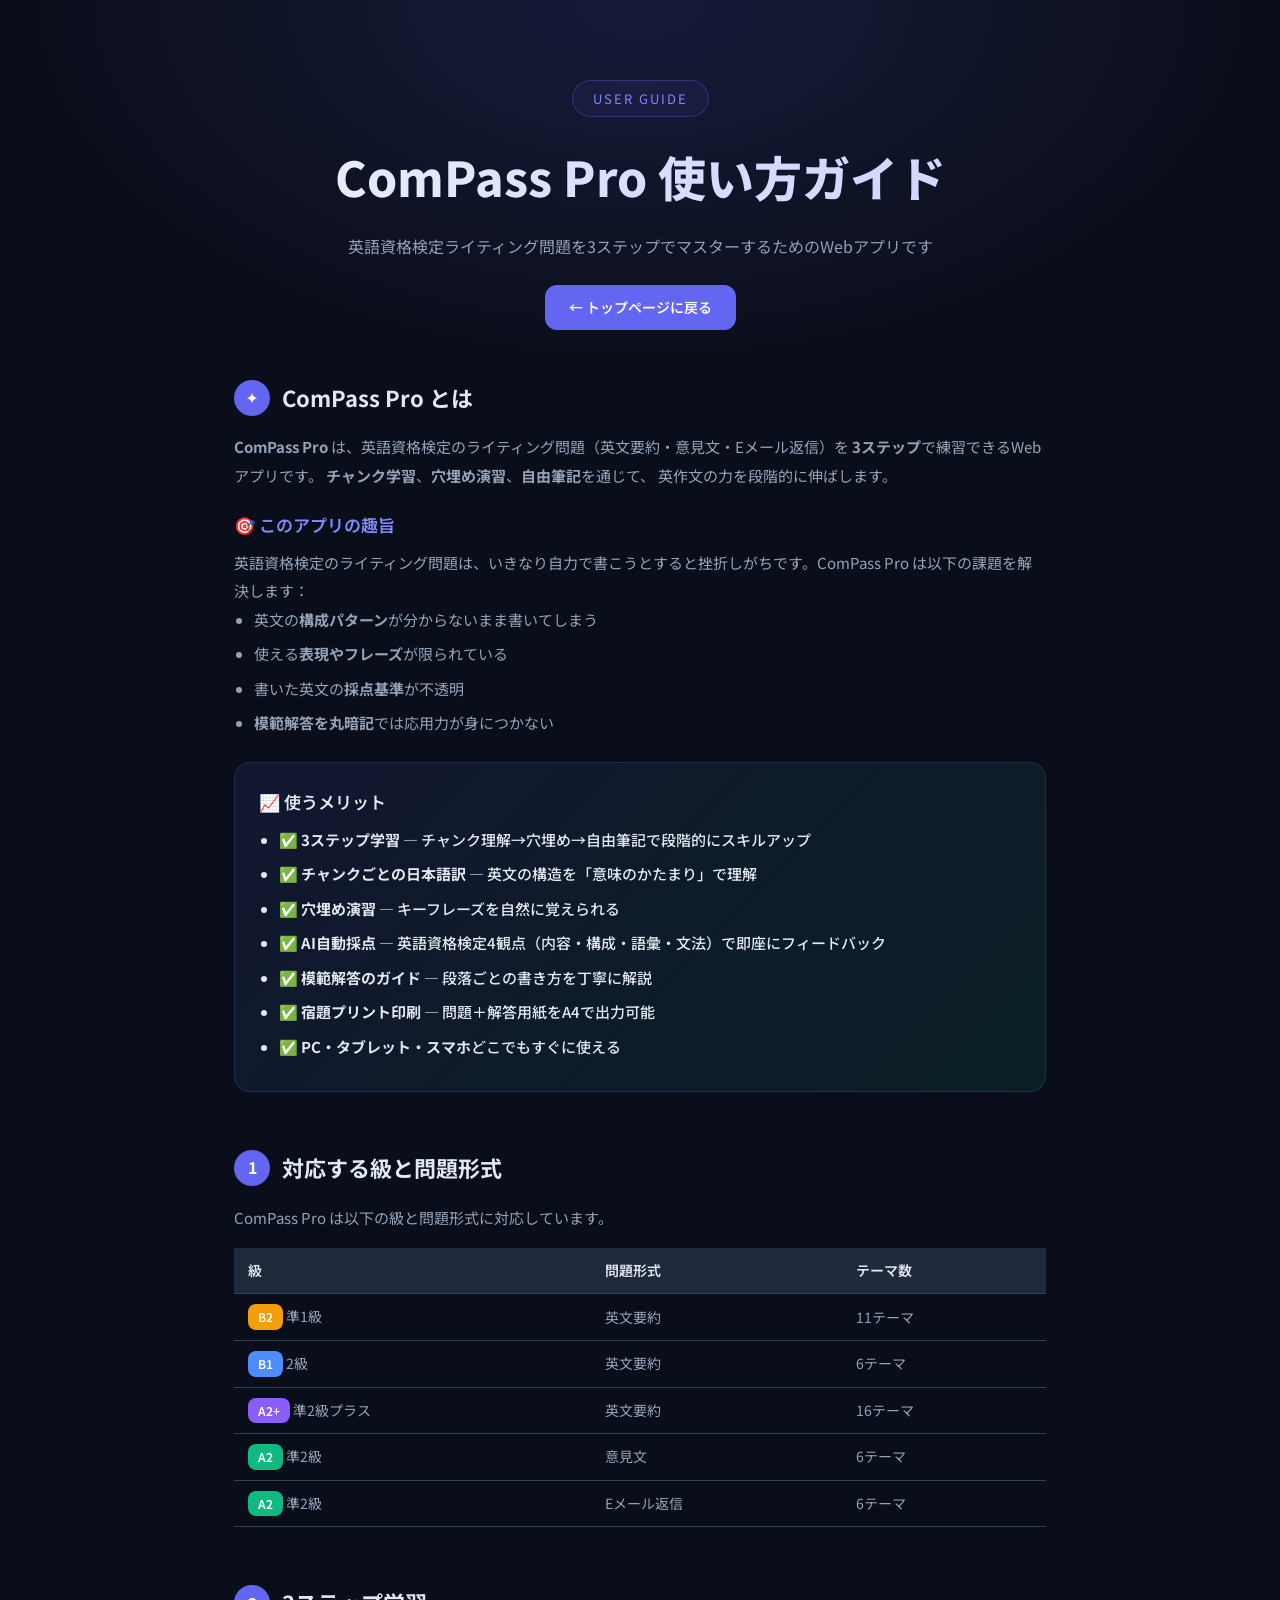
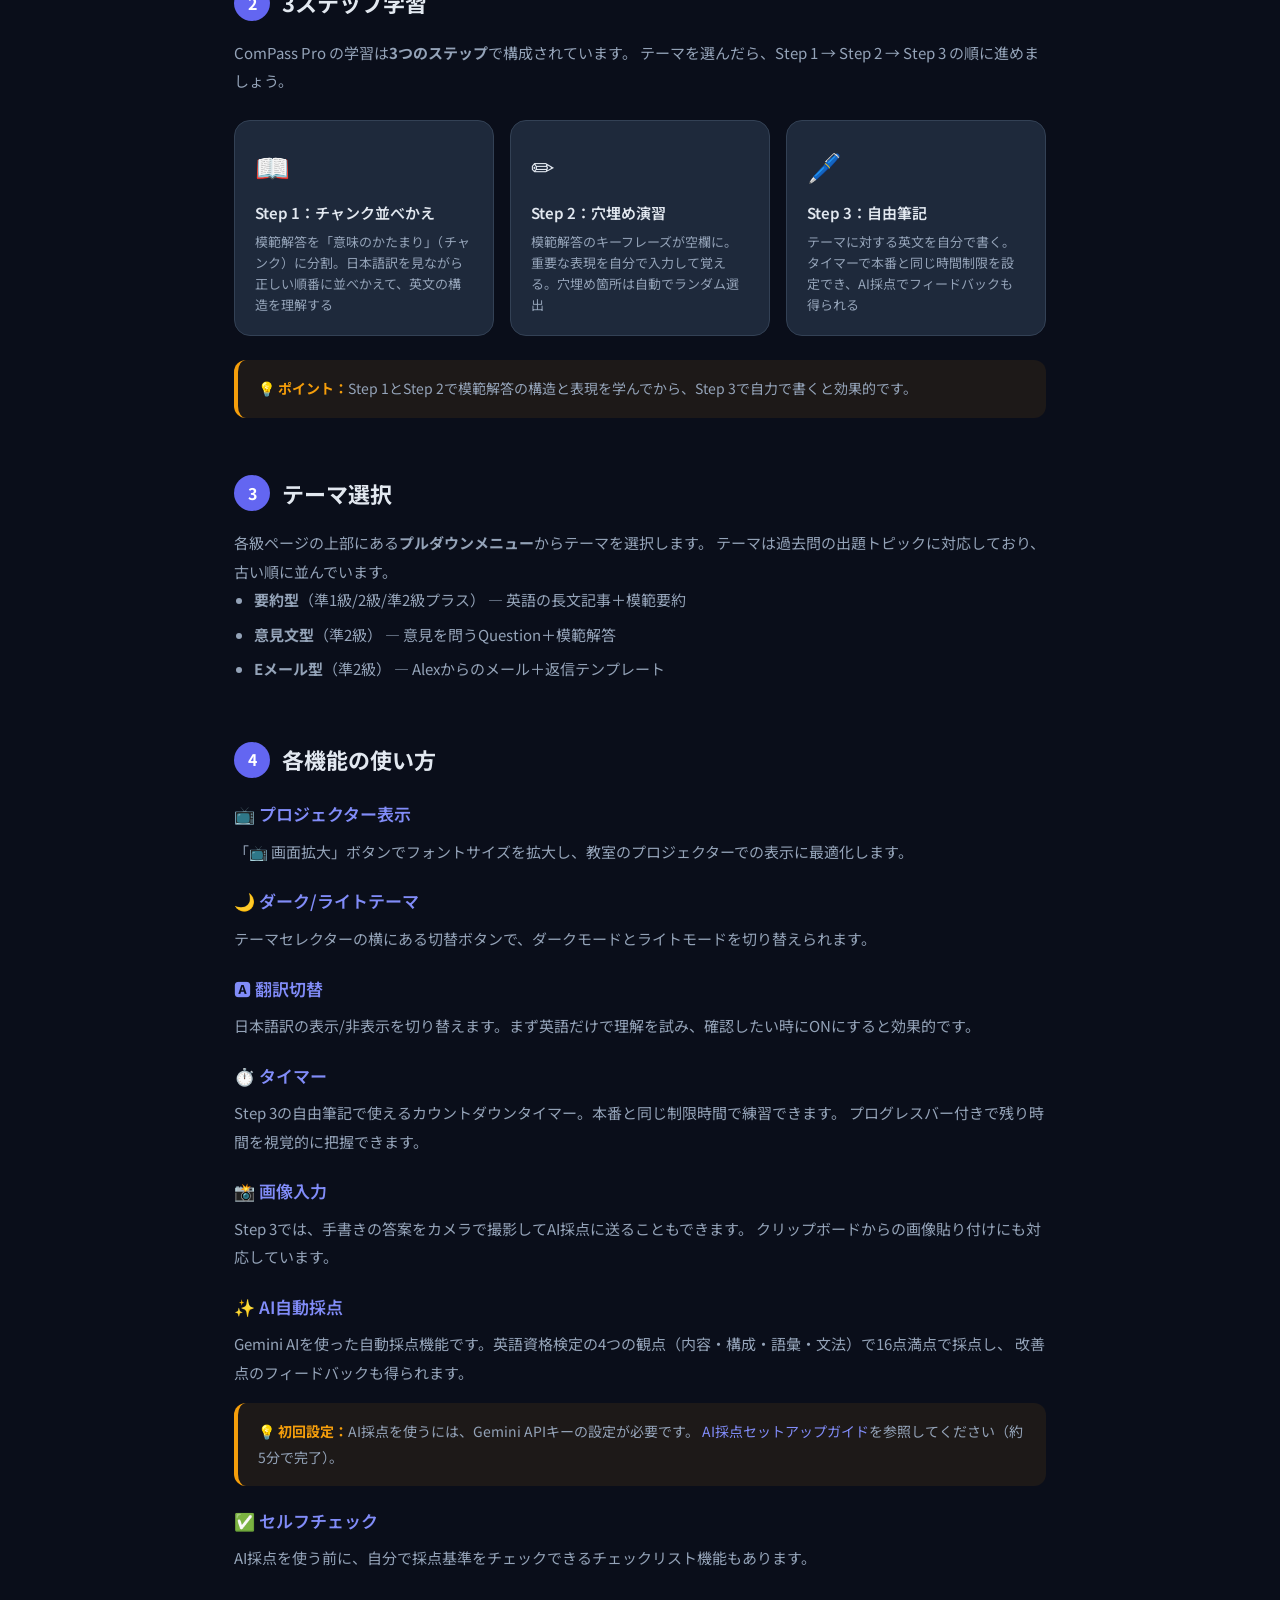
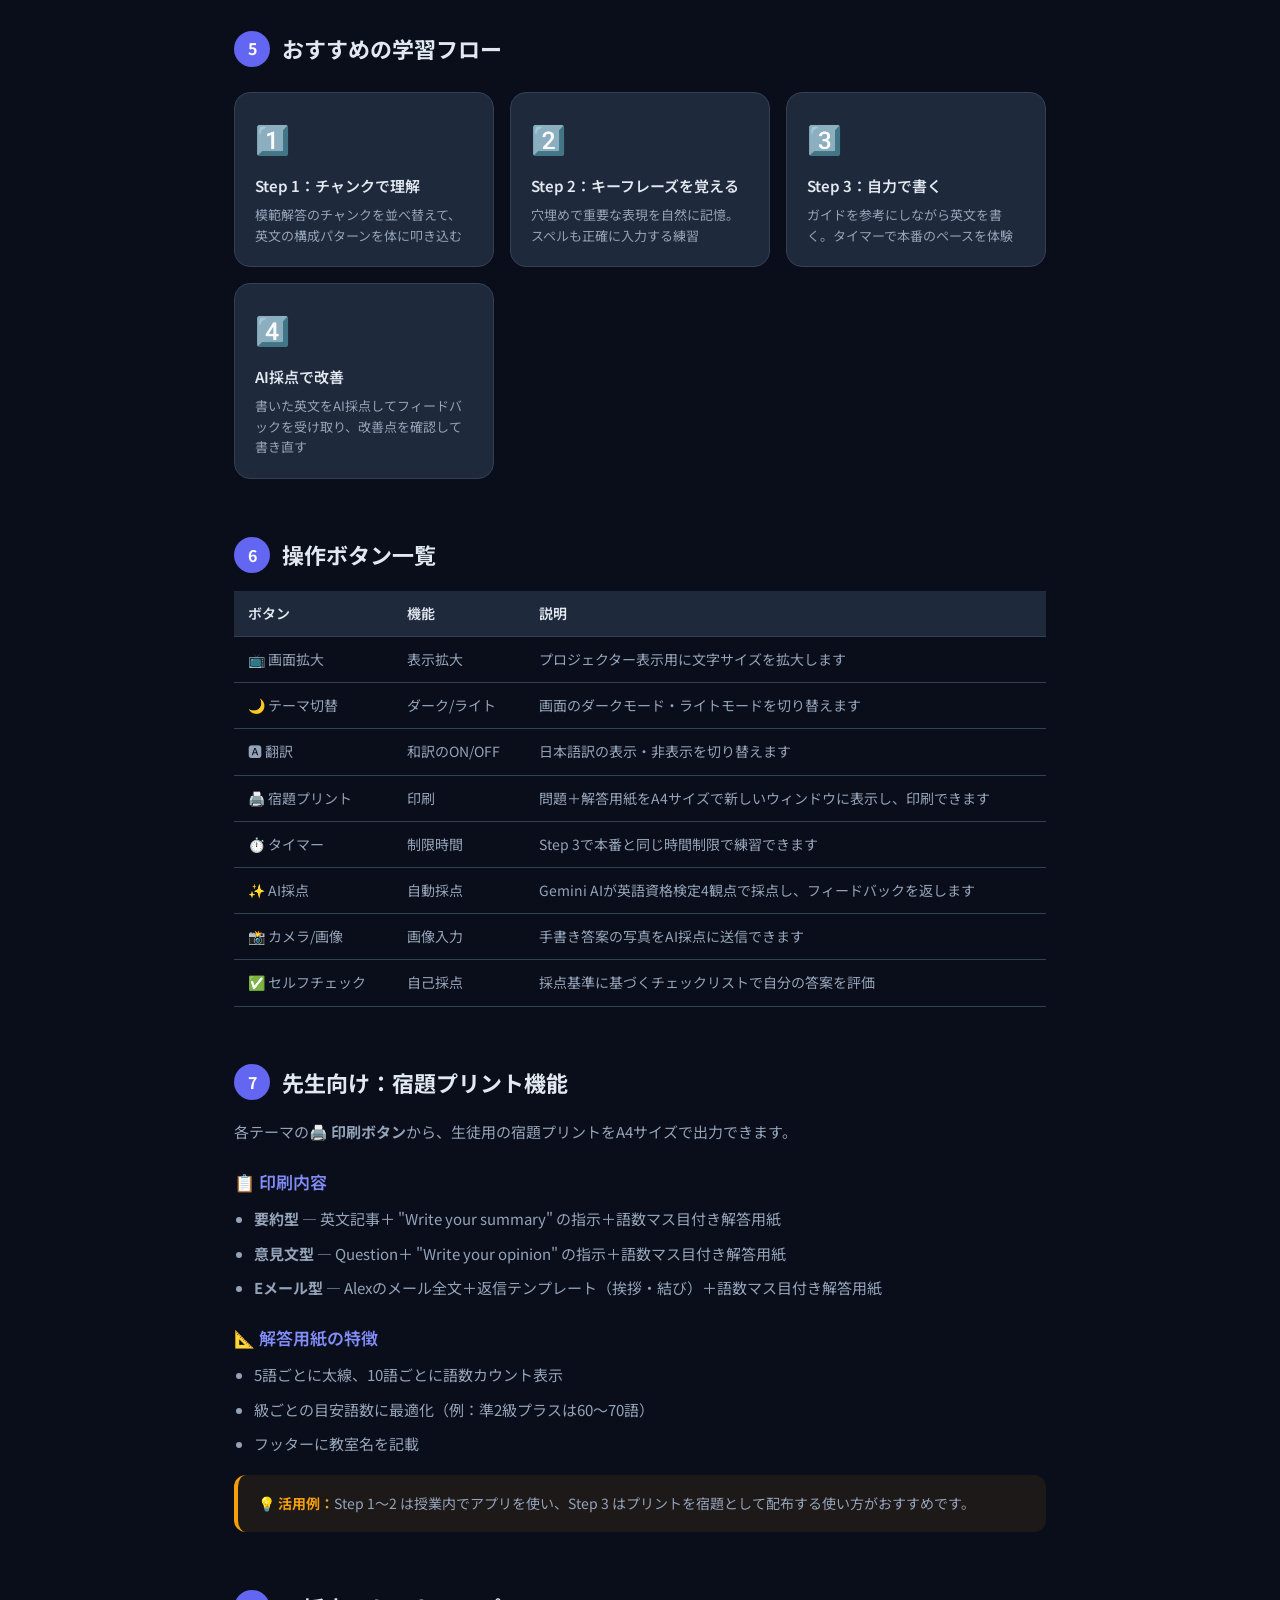
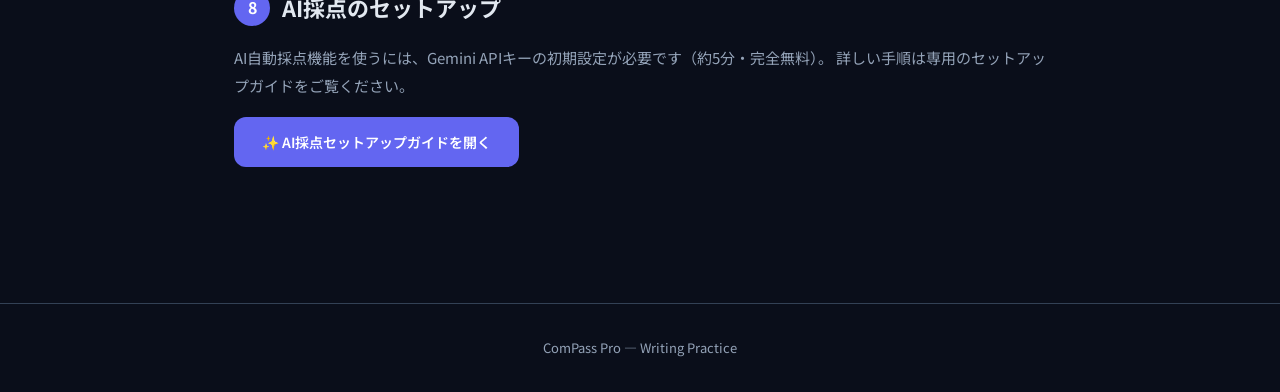
<file: guide.html>
﻿<!DOCTYPE html>
<html lang="ja">

<head>
    <meta charset="UTF-8">
    <meta name="viewport" content="width=device-width, initial-scale=1.0">
    <title>ComPass Pro — 使い方ガイド</title>
    <meta name="description" content="ComPass Pro の使い方ガイド。英語資格検定ライティング問題を3ステップでマスターするWebアプリです。">
    <link rel="preconnect" href="https://fonts.googleapis.com">
    <link
        href="https://fonts.googleapis.com/css2?family=Inter:wght@400;500;600;700;800&family=Noto+Sans+JP:wght@400;500;600;700&display=swap"
        rel="stylesheet">
    <style>
        *,
        *::before,
        *::after {
            box-sizing: border-box;
            margin: 0;
            padding: 0
        }

        :root {
            --bg: #0a0e1a;
            --surface: #111827;
            --card: #1e293b;
            --border: #334155;
            --text: #e2e8f0;
            --text-dim: #94a3b8;
            --accent: #6366f1;
            --accent2: #818cf8;
            --green: #10b981;
            --amber: #f59e0b;
            --pink: #f472b6;
            --blue: #4f8cff;
            --radius: 16px;
        }

        body {
            font-family: 'Noto Sans JP', 'Inter', system-ui, sans-serif;
            background: var(--bg);
            color: var(--text);
            line-height: 1.8;
            overflow-x: hidden
        }

        a {
            color: var(--accent2);
            text-decoration: none
        }

        a:hover {
            text-decoration: underline
        }

        .hero {
            text-align: center;
            padding: 80px 24px 48px;
            position: relative;
            overflow: hidden
        }

        .hero::before {
            content: '';
            position: absolute;
            inset: 0;
            background: radial-gradient(ellipse at 50% 0%, rgba(99, 102, 241, .15), transparent 70%);
            pointer-events: none
        }

        .hero-badge {
            display: inline-block;
            padding: 6px 20px;
            border-radius: 24px;
            border: 1px solid rgba(99, 102, 241, .3);
            background: rgba(99, 102, 241, .08);
            color: var(--accent2);
            font-size: 13px;
            letter-spacing: 2px;
            margin-bottom: 16px
        }

        .hero h1 {
            font-size: clamp(28px, 5vw, 48px);
            font-weight: 800;
            margin-bottom: 12px;
            background: linear-gradient(135deg, #fff, #c7d2fe);
            background-clip: text;
            -webkit-background-clip: text;
            -webkit-text-fill-color: transparent
        }

        .hero p {
            font-size: 16px;
            color: var(--text-dim);
            max-width: 600px;
            margin: 0 auto
        }

        .back-btn {
            display: inline-flex;
            align-items: center;
            gap: 6px;
            margin-top: 24px;
            padding: 10px 24px;
            border-radius: 12px;
            background: var(--accent);
            color: #fff;
            font-weight: 600;
            font-size: 14px;
            transition: transform .2s, box-shadow .2s
        }

        .back-btn:hover {
            transform: translateY(-2px);
            box-shadow: 0 8px 24px rgba(99, 102, 241, .3);
            text-decoration: none
        }

        .container {
            max-width: 860px;
            margin: 0 auto;
            padding: 0 24px 80px
        }

        .section {
            margin-bottom: 56px
        }

        .section-number {
            display: inline-flex;
            align-items: center;
            justify-content: center;
            width: 36px;
            height: 36px;
            border-radius: 50%;
            background: var(--accent);
            color: #fff;
            font-weight: 700;
            font-size: 16px;
            margin-right: 12px;
            flex-shrink: 0
        }

        .section h2 {
            display: flex;
            align-items: center;
            font-size: 22px;
            font-weight: 700;
            margin-bottom: 16px
        }

        .section h3 {
            font-size: 17px;
            font-weight: 600;
            margin: 20px 0 8px;
            color: var(--accent2)
        }

        .section p,
        .section li {
            font-size: 15px;
            color: var(--text-dim);
            line-height: 1.9
        }

        .section ul {
            padding-left: 20px
        }

        .section li {
            margin-bottom: 6px
        }

        .features {
            display: grid;
            grid-template-columns: repeat(auto-fill, minmax(240px, 1fr));
            gap: 16px;
            margin: 24px 0
        }

        .feature-card {
            padding: 20px;
            border-radius: var(--radius);
            background: var(--card);
            border: 1px solid var(--border)
        }

        .feature-icon {
            font-size: 28px;
            margin-bottom: 8px
        }

        .feature-card h4 {
            font-size: 15px;
            font-weight: 600;
            margin-bottom: 6px
        }

        .feature-card p {
            font-size: 13px;
            color: var(--text-dim);
            line-height: 1.6
        }

        .merit-box {
            padding: 24px;
            border-radius: var(--radius);
            background: linear-gradient(135deg, rgba(99, 102, 241, .1), rgba(16, 185, 129, .1));
            border: 1px solid rgba(99, 102, 241, .2);
            margin: 24px 0
        }

        .merit-box h3 {
            color: #e2e8f0;
            margin-top: 0
        }

        .merit-box li {
            color: var(--text);
            font-weight: 500
        }

        .tip {
            padding: 16px 20px;
            border-radius: 12px;
            background: rgba(245, 158, 11, .08);
            border-left: 4px solid var(--amber);
            margin: 16px 0;
            font-size: 14px;
            color: var(--text-dim)
        }

        .tip strong {
            color: var(--amber)
        }

        .level-table {
            width: 100%;
            border-collapse: collapse;
            margin: 16px 0;
            font-size: 14px
        }

        .level-table th,
        .level-table td {
            padding: 10px 14px;
            text-align: left;
            border-bottom: 1px solid var(--border)
        }

        .level-table th {
            background: var(--card);
            color: var(--text);
            font-weight: 600
        }

        .level-table td {
            color: var(--text-dim)
        }

        .level-badge {
            display: inline-block;
            padding: 2px 10px;
            border-radius: 8px;
            font-weight: 600;
            font-size: 12px;
            color: #fff
        }

        .manual-footer {
            text-align: center;
            padding: 32px;
            color: var(--text-dim);
            font-size: 13px;
            border-top: 1px solid var(--border)
        }

        @media(max-width:640px) {
            .hero {
                padding: 48px 16px 32px
            }

            .container {
                padding: 0 16px 48px
            }

            .features {
                grid-template-columns: 1fr
            }
        }
    </style>
</head>

<body>
    <!-- Hero -->
    <header class="hero">
        <div class="hero-badge">USER GUIDE</div>
        <h1>ComPass Pro 使い方ガイド</h1>
        <p>英語資格検定ライティング問題を3ステップでマスターするためのWebアプリです</p>
        <a href="index.html" class="back-btn">← トップページに戻る</a>
    </header>

    <div class="container">

        <!-- ===== はじめに ===== -->
        <section class="section">
            <h2><span class="section-number">✦</span>ComPass Pro とは</h2>
            <p>
                <strong>ComPass Pro</strong> は、英語資格検定のライティング問題（英文要約・意見文・Eメール返信）を
                <strong>3ステップ</strong>で練習できるWebアプリです。
                <strong>チャンク学習</strong>、<strong>穴埋め演習</strong>、<strong>自由筆記</strong>を通じて、
                英作文の力を段階的に伸ばします。
            </p>

            <h3>🎯 このアプリの趣旨</h3>
            <p>
                英語資格検定のライティング問題は、いきなり自力で書こうとすると挫折しがちです。ComPass Pro は以下の課題を解決します：
            </p>
            <ul>
                <li>英文の<strong>構成パターン</strong>が分からないまま書いてしまう</li>
                <li>使える<strong>表現やフレーズ</strong>が限られている</li>
                <li>書いた英文の<strong>採点基準</strong>が不透明</li>
                <li><strong>模範解答を丸暗記</strong>では応用力が身につかない</li>
            </ul>

            <div class="merit-box">
                <h3>📈 使うメリット</h3>
                <ul>
                    <li>✅ <strong>3ステップ学習</strong> — チャンク理解→穴埋め→自由筆記で段階的にスキルアップ</li>
                    <li>✅ <strong>チャンクごとの日本語訳</strong> — 英文の構造を「意味のかたまり」で理解</li>
                    <li>✅ <strong>穴埋め演習</strong> — キーフレーズを自然に覚えられる</li>
                    <li>✅ <strong>AI自動採点</strong> — 英語資格検定4観点（内容・構成・語彙・文法）で即座にフィードバック</li>
                    <li>✅ <strong>模範解答のガイド</strong> — 段落ごとの書き方を丁寧に解説</li>
                    <li>✅ <strong>宿題プリント印刷</strong> — 問題＋解答用紙をA4で出力可能</li>
                    <li>✅ <strong>PC・タブレット・スマホ</strong>どこでもすぐに使える</li>
                </ul>
            </div>
        </section>

        <!-- ===== 対応級 ===== -->
        <section class="section">
            <h2><span class="section-number">1</span>対応する級と問題形式</h2>
            <p>ComPass Pro は以下の級と問題形式に対応しています。</p>

            <table class="level-table">
                <thead>
                    <tr>
                        <th>級</th>
                        <th>問題形式</th>
                        <th>テーマ数</th>
                    </tr>
                </thead>
                <tbody>
                    <tr>
                        <td><span class="level-badge" style="background:#f59e0b">B2</span> 準1級</td>
                        <td>英文要約</td>
                        <td>11テーマ</td>
                    </tr>
                    <tr>
                        <td><span class="level-badge" style="background:#4f8cff">B1</span> 2級</td>
                        <td>英文要約</td>
                        <td>6テーマ</td>
                    </tr>
                    <tr>
                        <td><span class="level-badge" style="background:#8b5cf6">A2+</span> 準2級プラス</td>
                        <td>英文要約</td>
                        <td>16テーマ</td>
                    </tr>
                    <tr>
                        <td><span class="level-badge" style="background:#10b981">A2</span> 準2級</td>
                        <td>意見文</td>
                        <td>6テーマ</td>
                    </tr>
                    <tr>
                        <td><span class="level-badge" style="background:#10b981">A2</span> 準2級</td>
                        <td>Eメール返信</td>
                        <td>6テーマ</td>
                    </tr>
                </tbody>
            </table>
        </section>

        <!-- ===== 3ステップ学習 ===== -->
        <section class="section">
            <h2><span class="section-number">2</span>3ステップ学習</h2>
            <p>
                ComPass Pro の学習は<strong>3つのステップ</strong>で構成されています。
                テーマを選んだら、Step 1 → Step 2 → Step 3 の順に進めましょう。
            </p>

            <div class="features">
                <div class="feature-card">
                    <div class="feature-icon">📖</div>
                    <h4>Step 1：チャンク並べかえ</h4>
                    <p>模範解答を「意味のかたまり」（チャンク）に分割。日本語訳を見ながら正しい順番に並べかえて、英文の構造を理解する</p>
                </div>
                <div class="feature-card">
                    <div class="feature-icon">✏️</div>
                    <h4>Step 2：穴埋め演習</h4>
                    <p>模範解答のキーフレーズが空欄に。重要な表現を自分で入力して覚える。穴埋め箇所は自動でランダム選出</p>
                </div>
                <div class="feature-card">
                    <div class="feature-icon">🖊️</div>
                    <h4>Step 3：自由筆記</h4>
                    <p>テーマに対する英文を自分で書く。タイマーで本番と同じ時間制限を設定でき、AI採点でフィードバックも得られる</p>
                </div>
            </div>

            <div class="tip">
                <strong>💡 ポイント：</strong>Step 1とStep 2で模範解答の構造と表現を学んでから、Step 3で自力で書くと効果的です。
            </div>
        </section>

        <!-- ===== テーマ選択とプルダウン ===== -->
        <section class="section">
            <h2><span class="section-number">3</span>テーマ選択</h2>
            <p>
                各級ページの上部にある<strong>プルダウンメニュー</strong>からテーマを選択します。
                テーマは過去問の出題トピックに対応しており、古い順に並んでいます。
            </p>
            <ul>
                <li><strong>要約型</strong>（準1級/2級/準2級プラス） — 英語の長文記事＋模範要約</li>
                <li><strong>意見文型</strong>（準2級） — 意見を問うQuestion＋模範解答</li>
                <li><strong>Eメール型</strong>（準2級） — Alexからのメール＋返信テンプレート</li>
            </ul>
        </section>

        <!-- ===== 機能紹介 ===== -->
        <section class="section">
            <h2><span class="section-number">4</span>各機能の使い方</h2>

            <h3>📺 プロジェクター表示</h3>
            <p>
                「📺 画面拡大」ボタンでフォントサイズを拡大し、教室のプロジェクターでの表示に最適化します。
            </p>

            <h3>🌙 ダーク/ライトテーマ</h3>
            <p>
                テーマセレクターの横にある切替ボタンで、ダークモードとライトモードを切り替えられます。
            </p>

            <h3>🅰️ 翻訳切替</h3>
            <p>
                日本語訳の表示/非表示を切り替えます。まず英語だけで理解を試み、確認したい時にONにすると効果的です。
            </p>

            <h3>⏱️ タイマー</h3>
            <p>
                Step 3の自由筆記で使えるカウントダウンタイマー。本番と同じ制限時間で練習できます。
                プログレスバー付きで残り時間を視覚的に把握できます。
            </p>

            <h3>📸 画像入力</h3>
            <p>
                Step 3では、手書きの答案をカメラで撮影してAI採点に送ることもできます。
                クリップボードからの画像貼り付けにも対応しています。
            </p>

            <h3>✨ AI自動採点</h3>
            <p>
                Gemini AIを使った自動採点機能です。英語資格検定の4つの観点（内容・構成・語彙・文法）で16点満点で採点し、
                改善点のフィードバックも得られます。
            </p>
            <div class="tip">
                <strong>💡 初回設定：</strong>AI採点を使うには、Gemini APIキーの設定が必要です。
                <a href="setup-guide.html">AI採点セットアップガイド</a>を参照してください（約5分で完了）。
            </div>

            <h3>✅ セルフチェック</h3>
            <p>
                AI採点を使う前に、自分で採点基準をチェックできるチェックリスト機能もあります。
            </p>
        </section>

        <!-- ===== おすすめ学習フロー ===== -->
        <section class="section">
            <h2><span class="section-number">5</span>おすすめの学習フロー</h2>
            <div class="features">
                <div class="feature-card">
                    <div class="feature-icon">1️⃣</div>
                    <h4>Step 1：チャンクで理解</h4>
                    <p>模範解答のチャンクを並べ替えて、英文の構成パターンを体に叩き込む</p>
                </div>
                <div class="feature-card">
                    <div class="feature-icon">2️⃣</div>
                    <h4>Step 2：キーフレーズを覚える</h4>
                    <p>穴埋めで重要な表現を自然に記憶。スペルも正確に入力する練習</p>
                </div>
                <div class="feature-card">
                    <div class="feature-icon">3️⃣</div>
                    <h4>Step 3：自力で書く</h4>
                    <p>ガイドを参考にしながら英文を書く。タイマーで本番のペースを体験</p>
                </div>
                <div class="feature-card">
                    <div class="feature-icon">4️⃣</div>
                    <h4>AI採点で改善</h4>
                    <p>書いた英文をAI採点してフィードバックを受け取り、改善点を確認して書き直す</p>
                </div>
            </div>
        </section>

        <!-- ===== 操作ボタン一覧 ===== -->
        <section class="section">
            <h2><span class="section-number">6</span>操作ボタン一覧</h2>
            <table class="level-table">
                <thead>
                    <tr>
                        <th>ボタン</th>
                        <th>機能</th>
                        <th>説明</th>
                    </tr>
                </thead>
                <tbody>
                    <tr>
                        <td>📺 画面拡大</td>
                        <td>表示拡大</td>
                        <td>プロジェクター表示用に文字サイズを拡大します</td>
                    </tr>
                    <tr>
                        <td>🌙 テーマ切替</td>
                        <td>ダーク/ライト</td>
                        <td>画面のダークモード・ライトモードを切り替えます</td>
                    </tr>
                    <tr>
                        <td>🅰️ 翻訳</td>
                        <td>和訳のON/OFF</td>
                        <td>日本語訳の表示・非表示を切り替えます</td>
                    </tr>
                    <tr>
                        <td>🖨️ 宿題プリント</td>
                        <td>印刷</td>
                        <td>問題＋解答用紙をA4サイズで新しいウィンドウに表示し、印刷できます</td>
                    </tr>
                    <tr>
                        <td>⏱️ タイマー</td>
                        <td>制限時間</td>
                        <td>Step 3で本番と同じ時間制限で練習できます</td>
                    </tr>
                    <tr>
                        <td>✨ AI採点</td>
                        <td>自動採点</td>
                        <td>Gemini AIが英語資格検定4観点で採点し、フィードバックを返します</td>
                    </tr>
                    <tr>
                        <td>📸 カメラ/画像</td>
                        <td>画像入力</td>
                        <td>手書き答案の写真をAI採点に送信できます</td>
                    </tr>
                    <tr>
                        <td>✅ セルフチェック</td>
                        <td>自己採点</td>
                        <td>採点基準に基づくチェックリストで自分の答案を評価</td>
                    </tr>
                </tbody>
            </table>
        </section>

        <!-- ===== 先生向け：宿題プリント ===== -->
        <section class="section">
            <h2><span class="section-number">7</span>先生向け：宿題プリント機能</h2>
            <p>
                各テーマの<strong>🖨️ 印刷ボタン</strong>から、生徒用の宿題プリントをA4サイズで出力できます。
            </p>

            <h3>📋 印刷内容</h3>
            <ul>
                <li><strong>要約型</strong> — 英文記事＋ "Write your summary" の指示＋語数マス目付き解答用紙</li>
                <li><strong>意見文型</strong> — Question＋ "Write your opinion" の指示＋語数マス目付き解答用紙</li>
                <li><strong>Eメール型</strong> — Alexのメール全文＋返信テンプレート（挨拶・結び）＋語数マス目付き解答用紙</li>
            </ul>

            <h3>📐 解答用紙の特徴</h3>
            <ul>
                <li>5語ごとに太線、10語ごとに語数カウント表示</li>
                <li>級ごとの目安語数に最適化（例：準2級プラスは60〜70語）</li>
                <li>フッターに教室名を記載</li>
            </ul>

            <div class="tip">
                <strong>💡 活用例：</strong>Step 1〜2 は授業内でアプリを使い、Step 3 はプリントを宿題として配布する使い方がおすすめです。
            </div>
        </section>

        <!-- ===== AI採点セットアップ ===== -->
        <section class="section">
            <h2><span class="section-number">8</span>AI採点のセットアップ</h2>
            <p>
                AI自動採点機能を使うには、Gemini APIキーの初期設定が必要です（約5分・完全無料）。
                詳しい手順は専用のセットアップガイドをご覧ください。
            </p>
            <p style="margin-top:16px">
                <a href="setup-guide.html"
                    style="display:inline-flex;align-items:center;gap:8px;padding:12px 28px;border-radius:12px;background:var(--accent);color:#fff;font-weight:600;font-size:14px;text-decoration:none;transition:all .2s"
                    onmouseover="this.style.transform='translateY(-2px)';this.style.boxShadow='0 8px 24px rgba(99,102,241,.3)'"
                    onmouseout="this.style.transform='none';this.style.boxShadow='none'">
                    ✨ AI採点セットアップガイドを開く
                </a>
            </p>
        </section>

    </div>

    <!-- Footer -->
    <footer class="manual-footer">
        <p>ComPass Pro — Writing Practice</p>
    </footer>
</body>

</html>
</file>
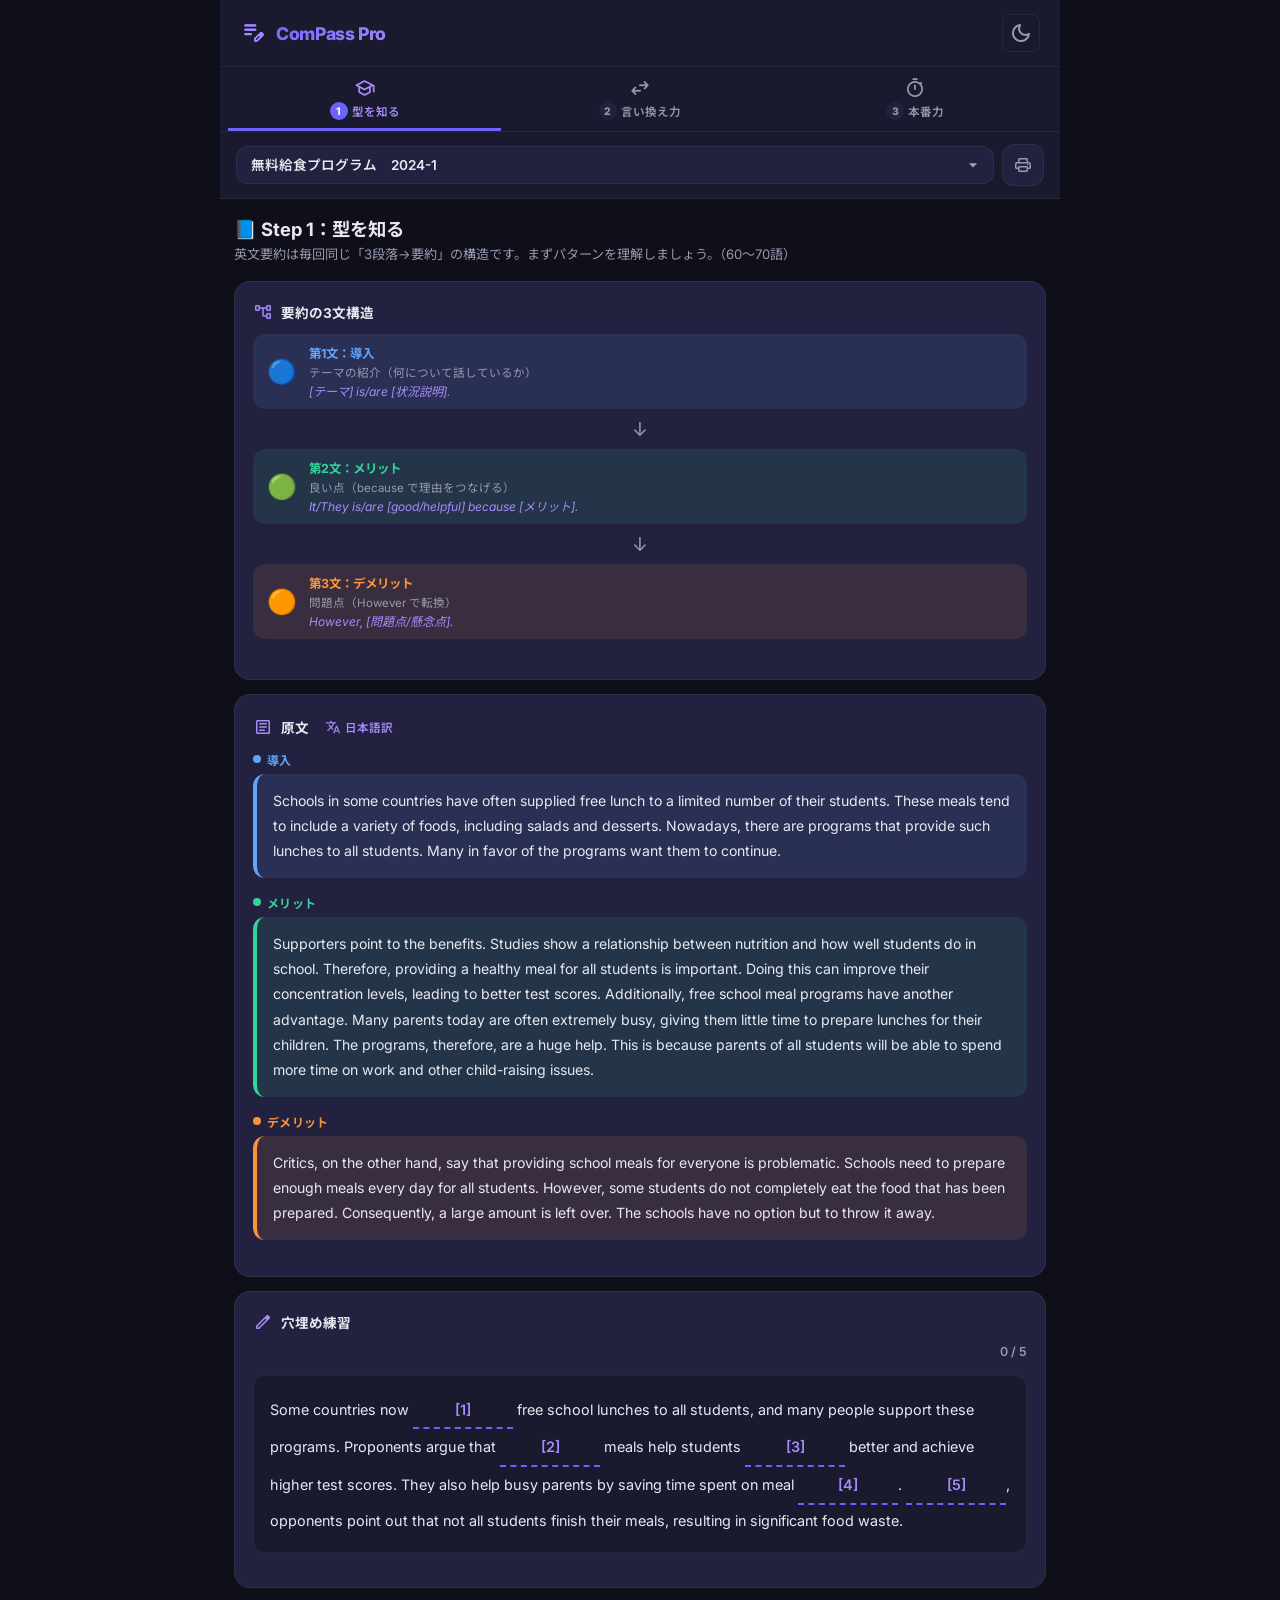
<file: pre1.html>
<!DOCTYPE html>
<html lang="ja">

<head>
    <meta charset="UTF-8">
    <meta name="viewport" content="width=device-width, initial-scale=1.0">
    <title>ComPass Pro — 英語資格検定準1級 英文要約マスター</title>
    <meta name="description" content="英語資格検定準1級の英文要約（大問4）を3ステップでマスターする学習アプリ。過去問対応。">
    <link rel="preconnect" href="https://fonts.googleapis.com">
    <link rel="preconnect" href="https://fonts.gstatic.com" crossorigin>
    <link
        href="https://fonts.googleapis.com/css2?family=Inter:wght@400;600;700;800&family=Noto+Sans+JP:wght@400;500;600;700&display=swap"
        rel="stylesheet">
    <link
        href="https://fonts.googleapis.com/css2?family=Material+Symbols+Rounded:opsz,wght,FILL,GRAD@20..48,100..700,0..1,-50..200&display=swap"
        rel="stylesheet">
    <link rel="stylesheet" href="style.css">
</head>

<body>
    <div id="app">
        <!-- HEADER -->
        <header class="app-header">
            <div class="header-inner">
                <a href="index.html" class="app-title" style="text-decoration:none;color:inherit">
                    <span class="material-symbols-rounded">edit_note</span>
                    ComPass Pro
                    <span style="font-size:0.65rem;opacity:0.6;font-weight:500;margin-left:4px">準1級</span>
                </a>
                <div class="header-right">
                    <button class="theme-toggle" id="themeToggle" title="テーマ切替">
                        <span class="material-symbols-rounded">dark_mode</span>
                    </button>
                </div>
            </div>
        </header>

        <!-- STEP NAV -->
        <nav class="step-nav" id="stepNav">
            <button class="step-btn active" data-step="1">
                <span class="material-symbols-rounded">school</span>
                <span class="step-label">
                    <span class="step-num">1</span>
                    型を知る
                </span>
            </button>
            <button class="step-btn" data-step="2">
                <span class="material-symbols-rounded">swap_horiz</span>
                <span class="step-label">
                    <span class="step-num">2</span>
                    言い換え力
                </span>
            </button>
            <button class="step-btn" data-step="3">
                <span class="material-symbols-rounded">timer</span>
                <span class="step-label">
                    <span class="step-num">3</span>
                    本番力
                </span>
            </button>
        </nav>

        <!-- THEME SELECTOR -->
        <div class="theme-selector" id="themeSelector"></div>

        <!-- STEP 1: 型を知る -->
        <div class="step-pane active" id="step1">
            <div class="content-area">
                <div class="section-header">
                    <h2>📘 Step 1：型を知る</h2>
                    <p class="section-desc">英文要約は毎回同じ「3段落→要約」の構造です。まずパターンを理解しましょう。（60〜70語）</p>
                </div>

                <!-- 構造図解 -->
                <div class="card">
                    <div class="card-title">
                        <span class="material-symbols-rounded">account_tree</span>
                        要約の3文構造
                    </div>
                    <div class="structure-diagram">
                        <div class="structure-row intro">
                            <span class="structure-icon">🔵</span>
                            <div class="structure-text">
                                <div class="label" style="color:var(--color-intro)">第1文：導入</div>
                                <div class="desc">テーマの紹介（何について話しているか）</div>
                                <div class="template">[テーマ] is/are [状況説明].</div>
                            </div>
                        </div>
                        <div class="structure-arrow">↓</div>
                        <div class="structure-row merit">
                            <span class="structure-icon">🟢</span>
                            <div class="structure-text">
                                <div class="label" style="color:var(--color-merit)">第2文：メリット</div>
                                <div class="desc">良い点（because で理由をつなげる）</div>
                                <div class="template">It/They is/are [good/helpful] because [メリット].</div>
                            </div>
                        </div>
                        <div class="structure-arrow">↓</div>
                        <div class="structure-row demerit">
                            <span class="structure-icon">🟠</span>
                            <div class="structure-text">
                                <div class="label" style="color:var(--color-demerit)">第3文：デメリット</div>
                                <div class="desc">問題点（However で転換）</div>
                                <div class="template">However, [問題点/懸念点].</div>
                            </div>
                        </div>
                    </div>
                </div>

                <!-- 原文表示 -->
                <div class="card" id="step1Passage">
                    <div class="card-title">
                        <span class="material-symbols-rounded">article</span>
                        原文
                        <button class="toggle-ja" id="step1ToggleJa">
                            <span class="material-symbols-rounded" style="font-size:16px">translate</span>
                            日本語訳
                        </button>
                    </div>
                    <div id="step1PassageContent"></div>
                </div>

                <!-- 穴埋め練習 -->
                <div class="card">
                    <div class="card-title">
                        <span class="material-symbols-rounded">edit</span>
                        穴埋め練習
                    </div>
                    <div class="progress-wrap">
                        <div class="progress-bar">
                            <div class="progress-fill" id="step1Progress"></div>
                        </div>
                        <span class="progress-text" id="step1ProgressText">0 / 5</span>
                    </div>
                    <div class="fill-template" id="step1Fill"></div>
                    <div id="step1Result"></div>
                    <div class="btn-group" id="step1Buttons">
                        <button class="btn btn-primary" id="step1Check" style="display:none">
                            <span class="material-symbols-rounded">check</span> 答え合わせ
                        </button>
                        <button class="btn btn-secondary" id="step1Reset" style="display:none">
                            <span class="material-symbols-rounded">refresh</span> やり直す
                        </button>
                    </div>
                </div>
            </div>
        </div>

        <!-- STEP 2: 言い換え力 -->
        <div class="step-pane" id="step2">
            <div class="content-area">
                <div class="section-header">
                    <h2>🔄 Step 2：言い換え力をつける</h2>
                    <p class="section-desc">原文のキーフレーズを別の表現に言い換える力を鍛えます。</p>
                </div>

                <!-- パラフレーズ表 -->
                <div class="card">
                    <div class="card-title">
                        <span class="material-symbols-rounded">compare_arrows</span>
                        言い換え対応表
                    </div>
                    <div id="step2Paraphrases"></div>
                </div>

                <!-- チャンク並べ替え -->
                <div class="card">
                    <div class="card-title">
                        <span class="material-symbols-rounded">sort</span>
                        チャンク並べ替え
                    </div>
                    <div class="progress-wrap">
                        <div class="progress-bar">
                            <div class="progress-fill" id="step2Progress"></div>
                        </div>
                        <span class="progress-text" id="step2ProgressText">1 / 3</span>
                    </div>
                    <div id="step2Chunks"></div>
                </div>

                <!-- 日英変換ドリル -->
                <div class="card">
                    <div class="card-title">
                        <span class="material-symbols-rounded">translate</span>
                        日→英 変換ドリル
                    </div>
                    <p class="section-desc" style="margin-bottom:12px">日本語を見て、英語で書いてみましょう。模範解答と比較して表現力を磨きます。</p>
                    <div class="progress-wrap">
                        <div class="progress-bar">
                            <div class="progress-fill" id="transDrillProgress"></div>
                        </div>
                        <span class="progress-text" id="transDrillProgressText">1 / 3</span>
                    </div>
                    <div id="transDrill"></div>
                </div>

                <!-- ガイド付き自由記述 -->
                <div class="card">
                    <div class="card-title">
                        <span class="material-symbols-rounded">draw</span>
                        ガイド付き自由記述
                    </div>
                    <p class="section-desc" style="margin-bottom:12px">ヒントを参考に、3文の要約を自分で書いてみましょう。</p>
                    <div id="step2Hints"></div>
                    <textarea class="writing-area" id="step2Writing" placeholder="ここに要約を書いてください（60〜70語）..."></textarea>
                    <div class="word-counter" id="step2WordCounter">
                        <span class="word-count-num under" id="step2WordNum">0</span>
                        <span class="word-range">/ 60〜70語</span>
                        <div class="word-bar">
                            <div class="word-bar-fill under" id="step2WordBar"></div>
                        </div>
                    </div>
                    <div class="btn-group">
                        <button class="btn btn-primary" id="step2ShowModel">
                            <span class="material-symbols-rounded">visibility</span> 模範解答を見る
                        </button>
                        <button class="btn btn-success ai-grade-btn" id="step2AiGrade">
                            <span class="material-symbols-rounded">auto_awesome</span> AI採点
                        </button>
                    </div>
                    <div class="btn-group image-input-group">
                        <button class="btn btn-outline" id="step2CameraBtn">
                            <span class="material-symbols-rounded">photo_camera</span> 撮影
                        </button>
                        <button class="btn btn-outline" id="step2FileBtn">
                            <span class="material-symbols-rounded">image</span> ファイル
                        </button>
                        <button class="btn btn-outline" id="step2PasteBtn">
                            <span class="material-symbols-rounded">content_paste</span> 貼り付け
                        </button>
                        <input type="file" accept="image/*" capture="environment" id="step2CameraInput"
                            style="display:none">
                        <input type="file" accept="image/*" id="step2FileInput"
                            style="display:none">
                    </div>
                    <div id="step2ImagePreview" style="display:none"></div>
                    <div id="step2ModelAnswer" style="display:none"></div>
                    <div id="step2GradeResult" style="display:none"></div>

                    <!-- 自己採点チェックリスト -->
                    <div style="margin-top:16px">
                        <div class="card-title">
                            <span class="material-symbols-rounded">checklist</span>
                            自己採点チェックリスト
                        </div>
                        <div class="checklist" id="step2Checklist">
                            <div class="check-item" data-check="1">
                                <div class="check-box"><span class="material-symbols-rounded"
                                        style="font-size:14px;display:none">check</span></div>
                                第1文：テーマの導入があるか？
                            </div>
                            <div class="check-item" data-check="2">
                                <div class="check-box"><span class="material-symbols-rounded"
                                        style="font-size:14px;display:none">check</span></div>
                                第2文：because で理由をつなげているか？
                            </div>
                            <div class="check-item" data-check="3">
                                <div class="check-box"><span class="material-symbols-rounded"
                                        style="font-size:14px;display:none">check</span></div>
                                第3文：However で転換しているか？
                            </div>
                            <div class="check-item" data-check="4">
                                <div class="check-box"><span class="material-symbols-rounded"
                                        style="font-size:14px;display:none">check</span></div>
                                語数は60〜70語の範囲内か？
                            </div>
                            <div class="check-item" data-check="5">
                                <div class="check-box"><span class="material-symbols-rounded"
                                        style="font-size:14px;display:none">check</span></div>
                                原文の表現を言い換えているか？
                            </div>
                        </div>
                    </div>
                </div>
            </div>
        </div>

        <!-- STEP 3: 本番力 -->
        <div class="step-pane" id="step3">
            <!-- Timer -->
            <div class="timer-bar" id="timerBar">
                <div class="timer-display">
                    <span class="material-symbols-rounded">timer</span>
                    <span class="timer-value" id="timerValue">20:00</span>
                </div>
                <div class="timer-controls">
                    <button class="timer-ctrl primary" id="timerStart">
                        <span class="material-symbols-rounded"
                            style="font-size:16px;vertical-align:middle">play_arrow</span> スタート
                    </button>
                    <button class="timer-ctrl" id="timerPause" style="display:none">一時停止</button>
                    <button class="timer-ctrl" id="timerReset">リセット</button>
                </div>
                <div class="timer-progress">
                    <div class="timer-progress-fill" id="timerProgressFill"></div>
                </div>
            </div>

            <div class="content-area">
                <div class="section-header">
                    <h2>⏱️ Step 3：本番力をつける</h2>
                    <p class="section-desc">制限時間内に、ヒントなしで要約を完成させましょう。</p>
                </div>

                <!-- 原文（ヒントなし） -->
                <div class="card" id="step3Passage">
                    <div class="card-title">
                        <span class="material-symbols-rounded">article</span>
                        原文（ヒントなし）
                    </div>
                    <div id="step3PassageContent"></div>
                </div>

                <!-- 自由記述 -->
                <div class="card">
                    <div class="card-title">
                        <span class="material-symbols-rounded">edit_note</span>
                        あなたの要約
                    </div>
                    <textarea class="writing-area" id="step3Writing" placeholder="ここに要約を書いてください（60〜70語）..."></textarea>
                    <div class="word-counter" id="step3WordCounter">
                        <span class="word-count-num under" id="step3WordNum">0</span>
                        <span class="word-range">/ 60〜70語</span>
                        <div class="word-bar">
                            <div class="word-bar-fill under" id="step3WordBar"></div>
                        </div>
                    </div>
                    <div class="btn-group">
                        <button class="btn btn-primary" id="step3Submit">
                            <span class="material-symbols-rounded">send</span> 提出して模範解答を見る
                        </button>
                        <button class="btn btn-success ai-grade-btn" id="step3AiGrade">
                            <span class="material-symbols-rounded">auto_awesome</span> AI採点
                        </button>
                    </div>
                    <div class="btn-group image-input-group">
                        <button class="btn btn-outline" id="step3CameraBtn">
                            <span class="material-symbols-rounded">photo_camera</span> 撮影
                        </button>
                        <button class="btn btn-outline" id="step3FileBtn">
                            <span class="material-symbols-rounded">image</span> ファイル
                        </button>
                        <button class="btn btn-outline" id="step3PasteBtn">
                            <span class="material-symbols-rounded">content_paste</span> 貼り付け
                        </button>
                        <input type="file" accept="image/*" capture="environment" id="step3CameraInput"
                            style="display:none">
                        <input type="file" accept="image/*" id="step3FileInput"
                            style="display:none">
                    </div>
                    <div id="step3ImagePreview" style="display:none"></div>
                    <div id="step3ModelAnswer" style="display:none"></div>
                    <div id="step3GradeResult" style="display:none"></div>
                </div>
            </div>
        </div>
    </div>

    <script src="data-pre1.js"></script>
    <script src="app.js"></script>
</body>

</html>
</file>
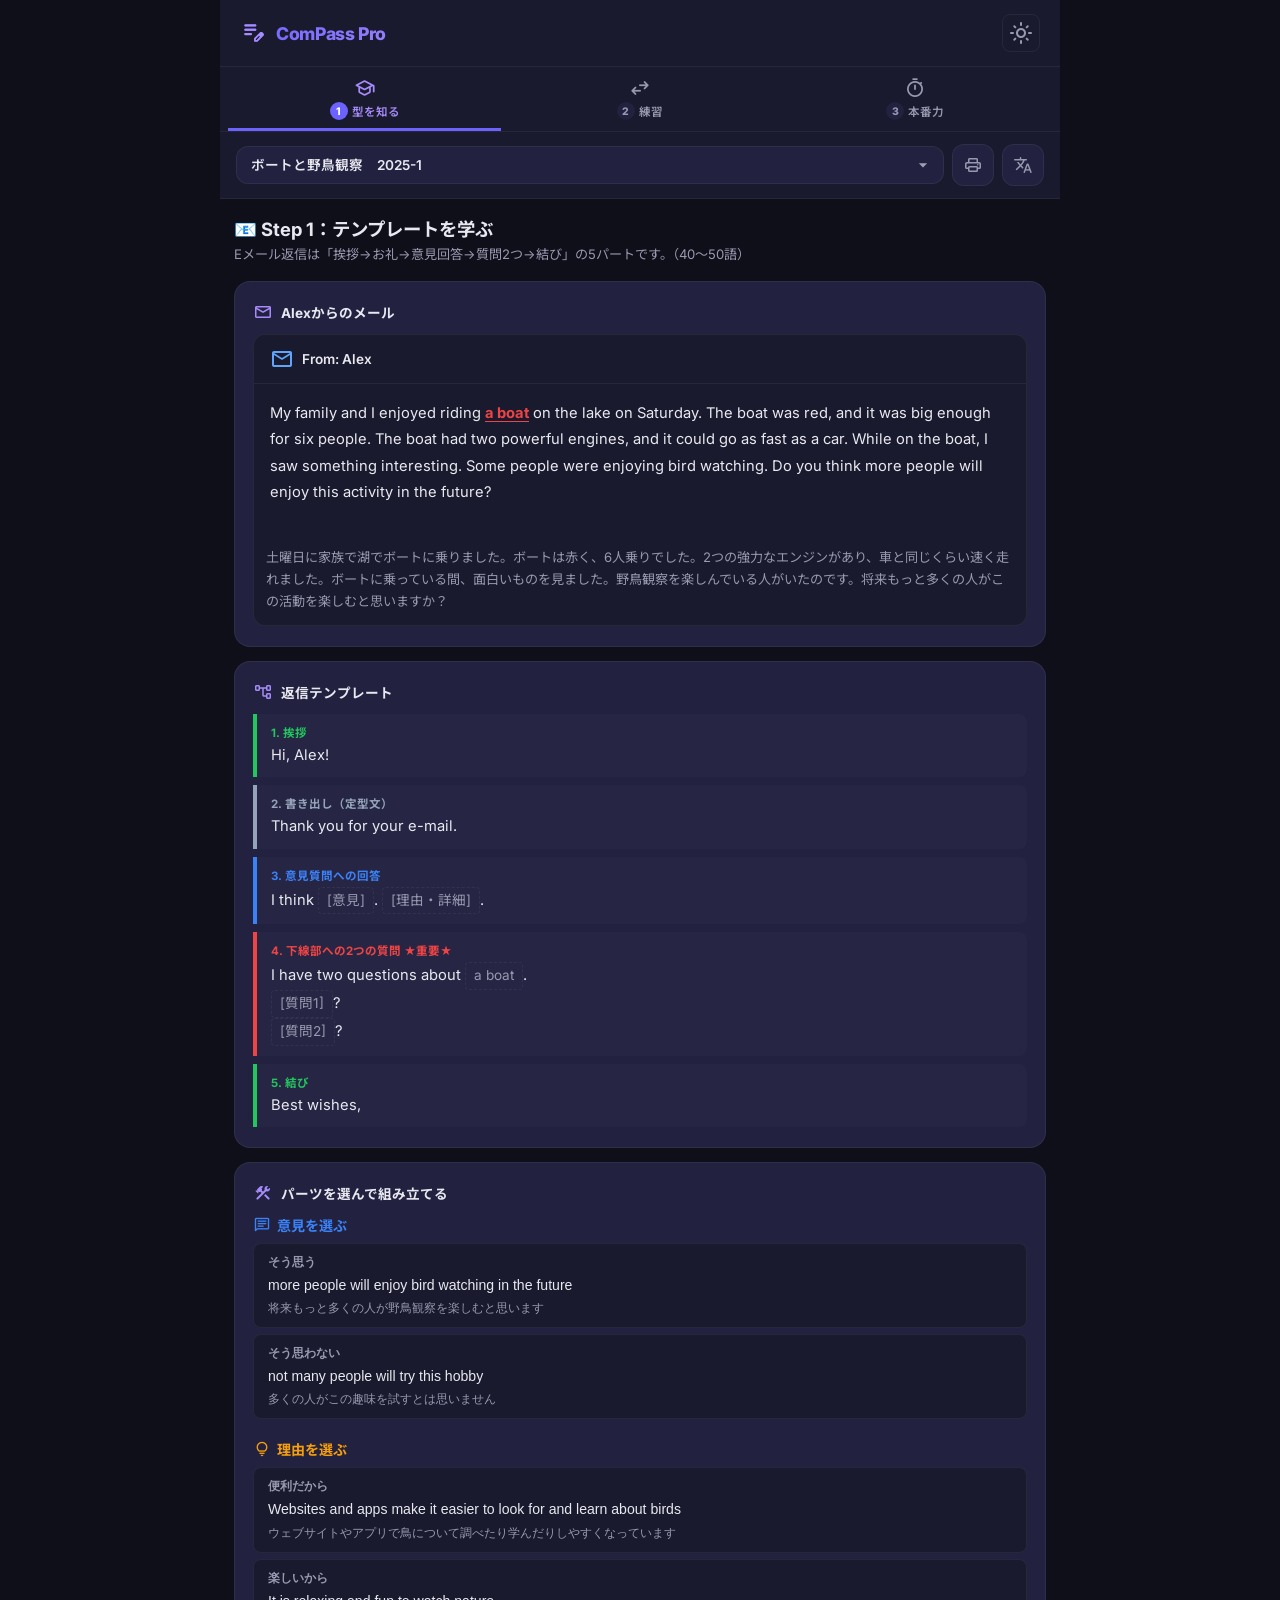
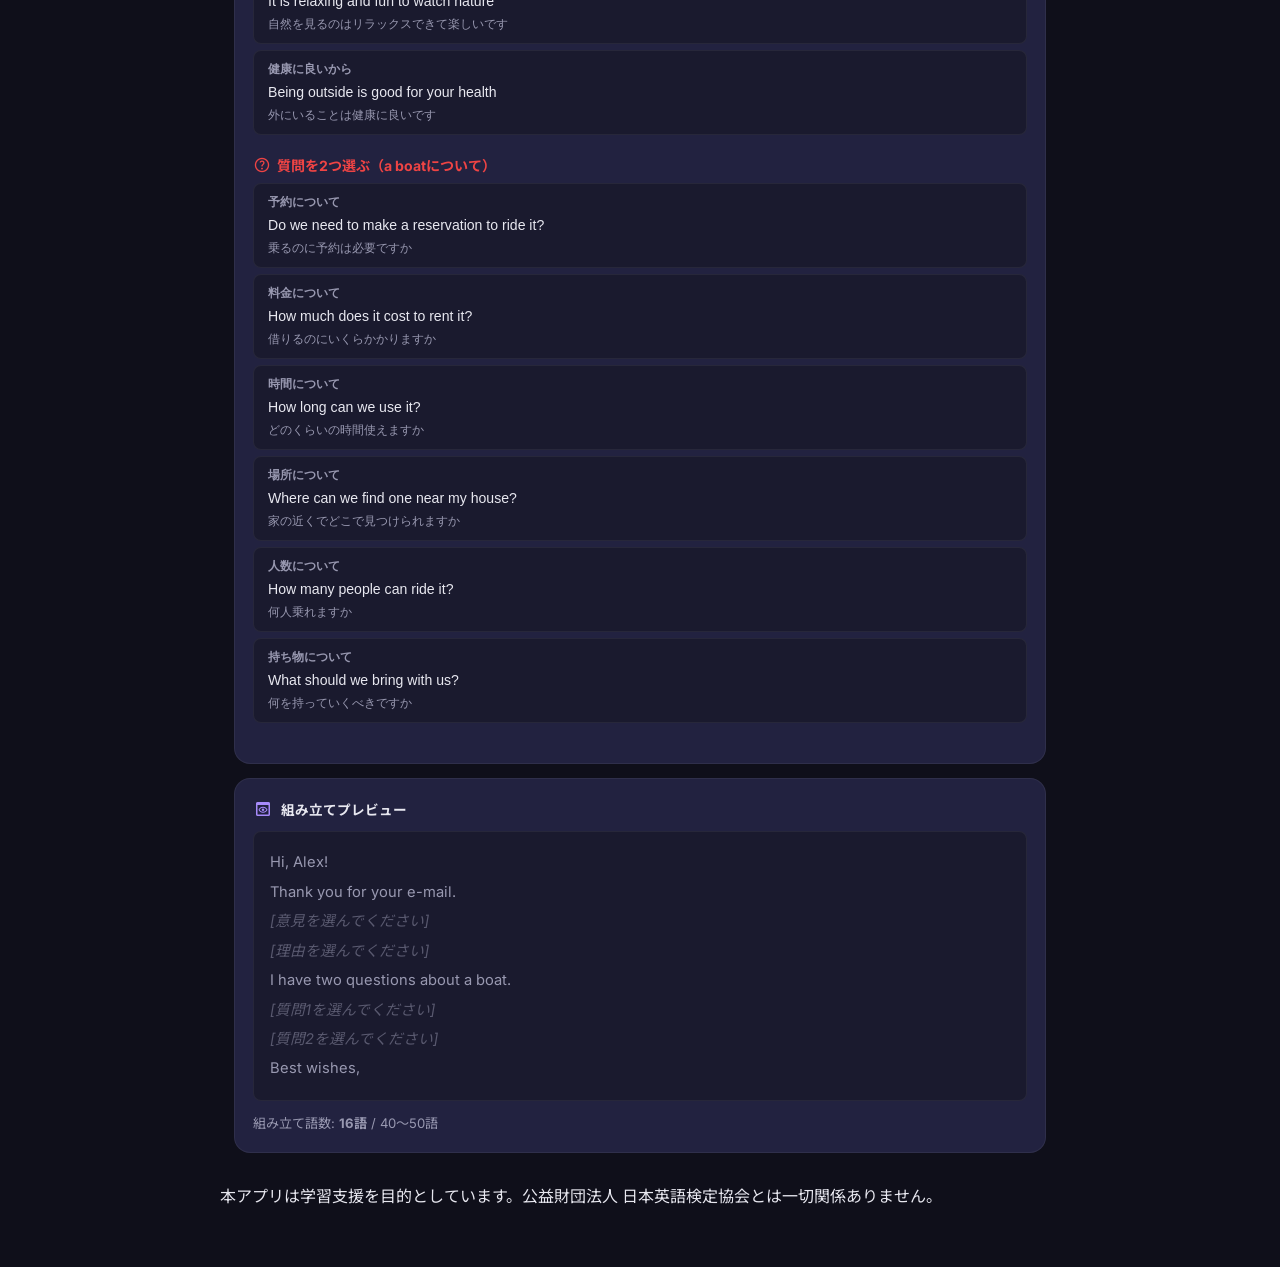
<file: pre2-email.html>
<!DOCTYPE html>
<html lang="ja" data-theme="dark">

<head>
    <meta charset="UTF-8">
    <meta name="viewport" content="width=device-width, initial-scale=1.0">
    <title>ComPass Pro — 英語資格検定準2級 Eメール返信マスター</title>
    <meta name="description" content="英語資格検定準2級のEメール返信問題を3ステップでマスターする学習アプリ。過去問対応。">
    <link rel="preconnect" href="https://fonts.googleapis.com">
    <link rel="preconnect" href="https://fonts.gstatic.com" crossorigin>
    <link
        href="https://fonts.googleapis.com/css2?family=Inter:wght@400;500;600;700;800&family=Noto+Sans+JP:wght@400;500;600;700&display=swap"
        rel="stylesheet">
    <link
        href="https://fonts.googleapis.com/css2?family=Material+Symbols+Rounded:opsz,wght,FILL,GRAD@20..48,100..700,0..1,-50..200&display=swap"
        rel="stylesheet">
    <link rel="stylesheet" href="style.css">
    <style>
        /* Eメール専用スタイル */
        .email-card {
            background: var(--bg-secondary);
            border: 1px solid var(--border);
            border-radius: 12px;
            overflow: hidden;
        }

        .email-header {
            display: flex;
            align-items: center;
            gap: 8px;
            padding: 12px 16px;
            background: rgba(var(--accent-rgb), 0.08);
            border-bottom: 1px solid var(--border);
            font-size: 0.85rem;
            font-weight: 600;
        }

        .email-body {
            padding: 16px;
            font-size: 0.92rem;
            line-height: 1.8;
            color: var(--text);
        }

        .email-underline {
            text-decoration: underline;
            text-decoration-color: #ef4444;
            text-underline-offset: 3px;
            font-weight: 700;
            color: #ef4444;
        }

        /* テンプレートステップ */
        .template-steps {
            display: flex;
            flex-direction: column;
            gap: 8px;
        }

        .template-step {
            padding: 10px 14px;
            border-left: 4px solid;
            border-radius: 0 8px 8px 0;
            background: rgba(255, 255, 255, 0.02);
        }

        .template-step-label {
            font-size: 0.72rem;
            font-weight: 700;
            margin-bottom: 4px;
        }

        .template-step-text {
            font-size: 0.92rem;
            line-height: 1.6;
        }

        .template-blank {
            display: inline-block;
            padding: 2px 8px;
            background: rgba(var(--accent-rgb), 0.1);
            border: 1px dashed var(--border);
            border-radius: 4px;
            color: var(--text-secondary);
            font-size: 0.85rem;
        }

        /* パーツビルダー */
        .builder-section {
            margin-bottom: 20px;
        }

        .builder-label {
            display: flex;
            align-items: center;
            gap: 6px;
            font-size: 0.88rem;
            font-weight: 700;
            margin-bottom: 8px;
        }

        .builder-label .material-symbols-rounded {
            font-size: 18px;
        }

        .builder-options {
            display: flex;
            flex-direction: column;
            gap: 6px;
        }

        .part-option {
            display: block;
            width: 100%;
            text-align: left;
            padding: 10px 14px;
            background: var(--bg-secondary);
            border: 1px solid var(--border);
            border-radius: 8px;
            cursor: pointer;
            transition: all 0.2s;
            color: var(--text);
        }

        .part-option:hover {
            border-color: var(--accent);
            background: rgba(var(--accent-rgb), 0.05);
        }

        .part-option.selected {
            border-color: var(--accent);
            background: rgba(var(--accent-rgb), 0.1);
            box-shadow: 0 0 0 2px rgba(var(--accent-rgb), 0.2);
        }

        .part-option.selected.q1 {
            border-color: #ef4444;
            background: rgba(239, 68, 68, 0.1);
        }

        .part-option.selected.q2 {
            border-color: #f59e0b;
            background: rgba(245, 158, 11, 0.1);
        }

        .part-option-ja {
            font-size: 0.75rem;
            color: var(--text-secondary);
            font-weight: 600;
            margin-bottom: 4px;
        }

        .part-option-en {
            font-size: 0.88rem;
            line-height: 1.5;
        }

        .part-option-ja-text {
            font-size: 0.78rem;
            color: var(--text-secondary);
            margin-top: 4px;
        }

        /* プレビュー */
        .email-preview-content {
            font-size: 0.92rem;
            line-height: 2;
            padding: 16px;
            background: var(--bg-secondary);
            border-radius: 8px;
            border: 1px solid var(--border);
        }

        .preview-fixed {
            color: var(--text-secondary);
        }

        .preview-opinion {
            color: #3b82f6;
            font-weight: 600;
        }

        .preview-reason {
            color: #f59e0b;
            font-weight: 600;
        }

        .preview-question {
            color: #ef4444;
            font-weight: 600;
        }

        .preview-blank {
            color: var(--text-secondary);
            opacity: 0.5;
            font-style: italic;
        }

    </style>
</head>

<body>
    <div id="app">
        <!-- Header -->
        <header class="app-header">
            <div class="header-inner">
                <a href="index.html" class="app-title" style="text-decoration:none;color:inherit">
                    <span class="material-symbols-rounded">edit_note</span>
                    ComPass Pro
                    <span style="font-size:0.65rem;opacity:0.6;font-weight:500;margin-left:4px">準2級 Eメール</span>
                </a>
                <div class="header-right">
                    <button class="theme-toggle" id="themeToggle" title="テーマ切替">
                        <span class="material-symbols-rounded">light_mode</span>
                    </button>
                </div>
            </div>
        </header>

        <!-- Step Navigation -->
        <nav class="step-nav" id="stepNav">
            <button class="step-btn active" data-step="1">
                <span class="material-symbols-rounded">school</span>
                <span class="step-label">
                    <span class="step-num">1</span>
                    型を知る
                </span>
            </button>
            <button class="step-btn" data-step="2">
                <span class="material-symbols-rounded">swap_horiz</span>
                <span class="step-label">
                    <span class="step-num">2</span>
                    練習
                </span>
            </button>
            <button class="step-btn" data-step="3">
                <span class="material-symbols-rounded">timer</span>
                <span class="step-label">
                    <span class="step-num">3</span>
                    本番力
                </span>
            </button>
        </nav>

        <!-- Theme Selector -->
        <div class="theme-selector" id="themeSelector"></div>

        <!-- STEP 1: テンプレート学習 -->
        <div class="step-pane active" id="step1">
            <div class="content-area">
                <div class="section-header">
                    <h2>📧 Step 1：テンプレートを学ぶ</h2>
                    <p class="section-desc">Eメール返信は「挨拶→お礼→意見回答→質問2つ→結び」の5パートです。（40〜50語）</p>
                </div>

                <!-- Alexのメール -->
                <div class="card">
                    <div class="card-title">
                        <span class="material-symbols-rounded">mail</span>
                        Alexからのメール
                    </div>
                    <div id="emailDisplay"></div>
                </div>

                <!-- テンプレート -->
                <div class="card">
                    <div class="card-title">
                        <span class="material-symbols-rounded">account_tree</span>
                        返信テンプレート
                    </div>
                    <div id="templateGuide"></div>
                </div>

                <!-- パーツ組み立て -->
                <div class="card">
                    <div class="card-title">
                        <span class="material-symbols-rounded">construction</span>
                        パーツを選んで組み立てる
                    </div>
                    <div id="partBuilder"></div>
                </div>

                <!-- プレビュー -->
                <div class="card">
                    <div class="card-title">
                        <span class="material-symbols-rounded">preview</span>
                        組み立てプレビュー
                    </div>
                    <div id="emailPreview"></div>
                </div>
            </div>
        </div>

        <!-- STEP 2: 練習 -->
        <div class="step-pane" id="step2">
            <div class="content-area">
                <div class="section-header">
                    <h2>🔄 Step 2：練習</h2>
                    <p class="section-desc">チャンク並べ替え → 日英変換 → ガイド付き記述の順に段階的に力をつけます。</p>
                </div>

                <!-- メール表示 -->
                <div class="card">
                    <div class="card-title">
                        <span class="material-symbols-rounded">mail</span>
                        Alexのメール
                    </div>
                    <div id="step2EmailDisplay"></div>
                </div>

                <!-- チャンク並べ替え -->
                <div class="card">
                    <div class="card-title">
                        <span class="material-symbols-rounded">sort</span>
                        チャンク並べ替え
                    </div>
                    <div class="progress-wrap">
                        <div class="progress-bar">
                            <div class="progress-fill" id="step2Progress"></div>
                        </div>
                        <span class="progress-text" id="step2ProgressText">1 / 3</span>
                    </div>
                    <div id="step2Chunks"></div>
                </div>

                <!-- 日→英 変換ドリル -->
                <div class="card">
                    <div class="card-title">
                        <span class="material-symbols-rounded">translate</span>
                        日→英 変換ドリル
                    </div>
                    <p class="section-desc" style="margin-bottom:12px">日本語を見て、英語で書いてみましょう。模範解答と比較して表現力を磨きます。</p>
                    <div class="progress-wrap">
                        <div class="progress-bar">
                            <div class="progress-fill" id="transDrillProgress"></div>
                        </div>
                        <span class="progress-text" id="transDrillProgressText">1 / 4</span>
                    </div>
                    <div id="transDrill"></div>
                </div>

                <!-- ガイド付き自由記述 -->
                <div class="card">
                    <div class="card-title">
                        <span class="material-symbols-rounded">draw</span>
                        ガイド付き自由記述
                    </div>
                    <p class="section-desc" style="margin-bottom:12px">ヒントを参考に、Eメール返信を自分で書いてみましょう。</p>
                    <div id="step2Hints"></div>
                    <textarea class="writing-area" id="step2Writing"
                        placeholder="ここにEメール返信を書いてください（40〜50語）..."></textarea>
                    <div class="word-counter" id="step2WordCounter">
                        <span class="word-count-num under" id="step2WordNum">0</span>
                        <span class="word-range">/ 40〜50語</span>
                        <div class="word-bar">
                            <div class="word-bar-fill under" id="step2WordBar"></div>
                        </div>
                    </div>
                    <div class="btn-group" style="margin-top:12px">
                        <button class="btn btn-primary" id="step2ShowModel">
                            <span class="material-symbols-rounded">visibility</span> 模範解答を見る
                        </button>
                        <button class="btn btn-success ai-grade-btn" id="step2AiGrade">
                            <span class="material-symbols-rounded">auto_awesome</span> AI採点
                        </button>
                    </div>
                    <div class="btn-group image-input-group">
                        <button class="btn btn-outline" id="step2CameraBtn">
                            <span class="material-symbols-rounded">photo_camera</span> 撮影
                        </button>
                        <button class="btn btn-outline" id="step2FileBtn">
                            <span class="material-symbols-rounded">image</span> ファイル
                        </button>
                        <button class="btn btn-outline" id="step2PasteBtn">
                            <span class="material-symbols-rounded">content_paste</span> 貼り付け
                        </button>
                        <input type="file" accept="image/*" capture="environment" id="step2CameraInput"
                            style="display:none">
                        <input type="file" accept="image/*" id="step2FileInput"
                            style="display:none">
                    </div>
                    <div id="step2ImagePreview" style="display:none"></div>
                    <div id="step2ModelAnswer" style="display:none"></div>
                    <div id="step2GradeResult" style="display:none"></div>

                    <!-- 自己採点チェックリスト -->
                    <div style="margin-top:16px">
                        <div class="card-title">
                            <span class="material-symbols-rounded">checklist</span>
                            自己採点チェックリスト
                        </div>
                        <div class="checklist" id="step2Checklist">
                            <div class="check-item" data-check="1">
                                <div class="check-box"><span class="material-symbols-rounded"
                                        style="font-size:14px;display:none">check</span></div>
                                Hi, Alex! で挨拶しているか？
                            </div>
                            <div class="check-item" data-check="2">
                                <div class="check-box"><span class="material-symbols-rounded"
                                        style="font-size:14px;display:none">check</span></div>
                                Thank you for your e-mail. で感謝しているか？
                            </div>
                            <div class="check-item" data-check="3">
                                <div class="check-box"><span class="material-symbols-rounded"
                                        style="font-size:14px;display:none">check</span></div>
                                意見質問に回答（I think ...）しているか？
                            </div>
                            <div class="check-item" data-check="4">
                                <div class="check-box"><span class="material-symbols-rounded"
                                        style="font-size:14px;display:none">check</span></div>
                                理由を1つ述べているか？
                            </div>
                            <div class="check-item" data-check="5">
                                <div class="check-box"><span class="material-symbols-rounded"
                                        style="font-size:14px;display:none">check</span></div>
                                下線部について2つ質問しているか？
                            </div>
                            <div class="check-item" data-check="6">
                                <div class="check-box"><span class="material-symbols-rounded"
                                        style="font-size:14px;display:none">check</span></div>
                                語数は40〜50語の範囲内か？
                            </div>
                        </div>
                    </div>
                </div>
            </div>
        </div>

        <!-- STEP 3: 本番 -->
        <div class="step-pane" id="step3">
            <!-- Timer -->
            <div class="timer-bar" id="timerBar">
                <div class="timer-display">
                    <span class="material-symbols-rounded">timer</span>
                    <span class="timer-value" id="timerValue">15:00</span>
                </div>
                <div class="timer-controls">
                    <button class="timer-ctrl primary" id="timerStart">
                        <span class="material-symbols-rounded"
                            style="font-size:16px;vertical-align:middle">play_arrow</span> スタート
                    </button>
                    <button class="timer-ctrl" id="timerPause" style="display:none">一時停止</button>
                    <button class="timer-ctrl" id="timerReset">リセット</button>
                </div>
                <div class="timer-progress">
                    <div class="timer-progress-fill" id="timerProgressFill"></div>
                </div>
            </div>

            <div class="content-area">
                <div class="section-header">
                    <h2>⏱️ Step 3：本番力をつける</h2>
                    <p class="section-desc">制限時間内に、ヒントなしでEメール返信を完成させましょう。</p>
                </div>

                <!-- メール（ヒントなし） -->
                <div class="card">
                    <div class="card-title">
                        <span class="material-symbols-rounded">mail</span>
                        Alexのメール（ヒントなし）
                    </div>
                    <div id="step3EmailDisplay"></div>
                </div>

                <!-- 作文エリア -->
                <div class="card">
                    <div class="card-title">
                        <span class="material-symbols-rounded">edit_note</span>
                        あなたのEメール返信
                    </div>
                    <textarea class="writing-area" id="step3Writing"
                        placeholder="ここにEメール返信を書いてください（40〜50語）..."></textarea>
                    <div class="word-counter" id="step3WordCounter">
                        <span class="word-count-num under" id="step3WordNum">0</span>
                        <span class="word-range">/ 40〜50語</span>
                        <div class="word-bar">
                            <div class="word-bar-fill under" id="step3WordBar"></div>
                        </div>
                    </div>
                    <div class="btn-group">
                        <button class="btn btn-primary" id="step3Submit">
                            <span class="material-symbols-rounded">send</span> 提出して模範解答を見る
                        </button>
                        <button class="btn btn-success ai-grade-btn" id="step3AiGrade">
                            <span class="material-symbols-rounded">auto_awesome</span> AI採点
                        </button>
                    </div>
                    <div class="btn-group image-input-group">
                        <button class="btn btn-outline" id="step3CameraBtn">
                            <span class="material-symbols-rounded">photo_camera</span> 撮影
                        </button>
                        <button class="btn btn-outline" id="step3FileBtn">
                            <span class="material-symbols-rounded">image</span> ファイル
                        </button>
                        <button class="btn btn-outline" id="step3PasteBtn">
                            <span class="material-symbols-rounded">content_paste</span> 貼り付け
                        </button>
                        <input type="file" accept="image/*" capture="environment" id="step3CameraInput"
                            style="display:none">
                        <input type="file" accept="image/*" id="step3FileInput"
                            style="display:none">
                    </div>
                    <div id="step3ImagePreview" style="display:none"></div>
                    <div id="step3ModelAnswer" style="display:none"></div>
                    <div id="step3GradeResult" style="display:none"></div>
                </div>
            </div>
        </div>

        <!-- Footer -->
        <footer class="app-footer">
            本アプリは学習支援を目的としています。公益財団法人 日本英語検定協会とは一切関係ありません。
        </footer>
    </div><!-- /#app -->

    <script src="data-pre2-email.js"></script>
    <script src="app-email.js"></script>
</body>

</html>
</file>
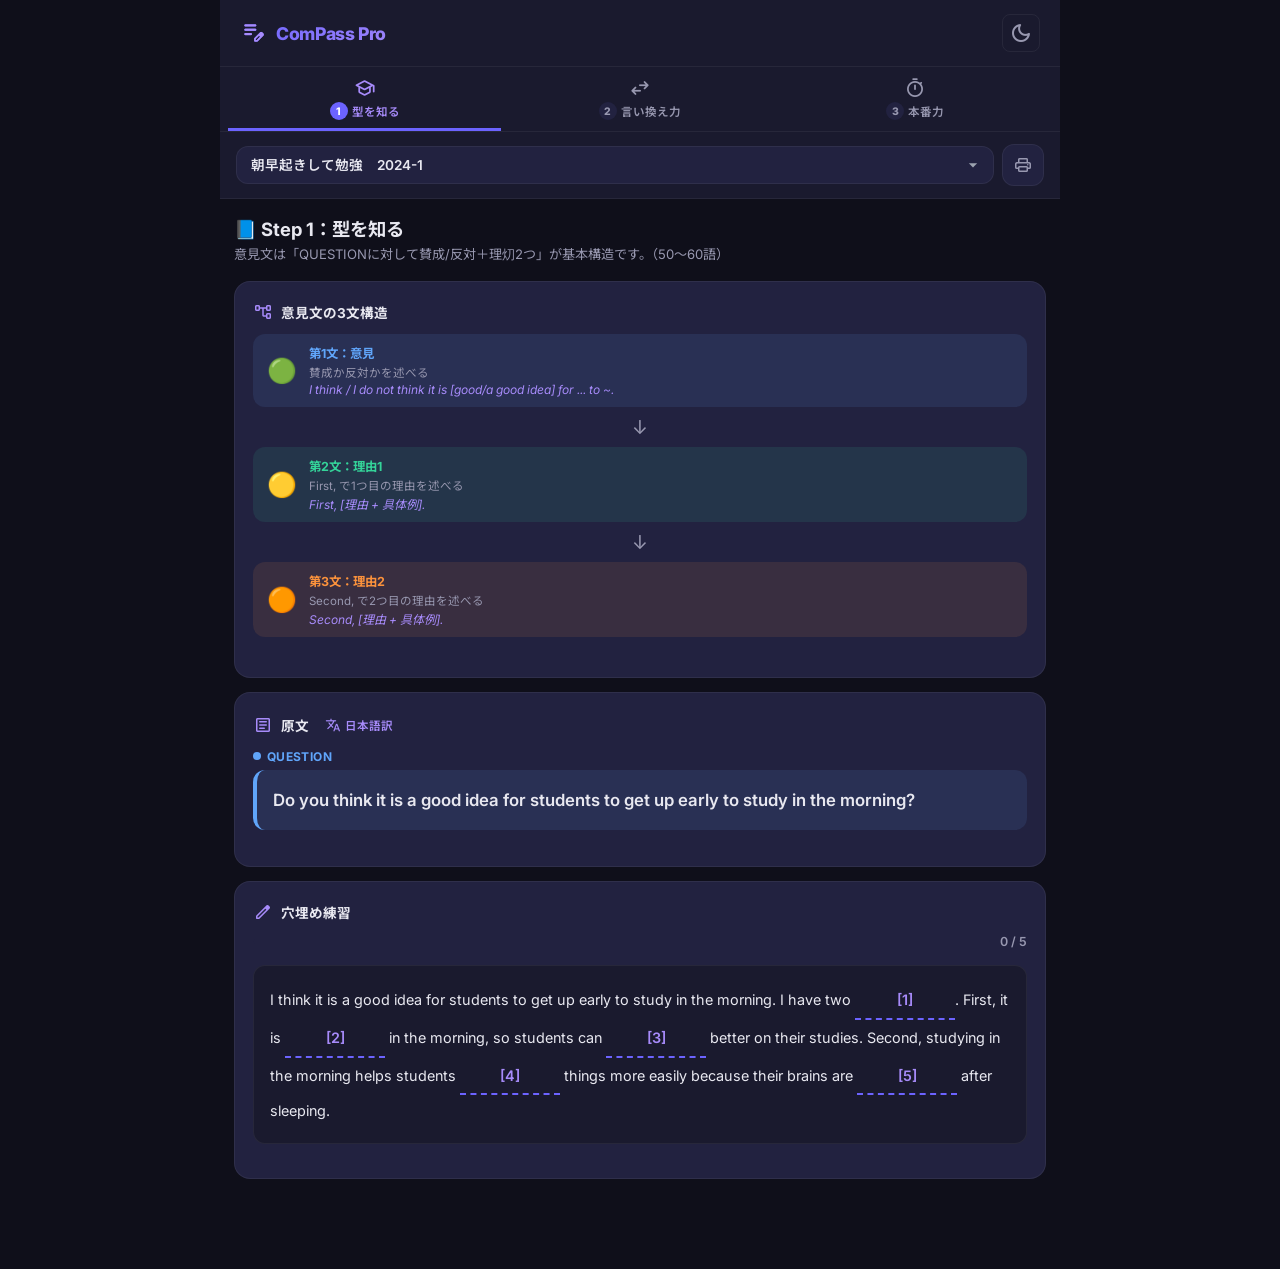
<file: pre2.html>
<!DOCTYPE html>
<html lang="ja">

<head>
    <meta charset="UTF-8">
    <meta name="viewport" content="width=device-width, initial-scale=1.0">
    <title>ComPass Pro — 英語資格検定準2級 意見文マスター</title>
    <meta name="description" content="英語資格検定準2級の英作文（意見文）を3ステップでマスターする学習アプリ。過去問対応。">
    <link rel="preconnect" href="https://fonts.googleapis.com">
    <link rel="preconnect" href="https://fonts.gstatic.com" crossorigin>
    <link
        href="https://fonts.googleapis.com/css2?family=Inter:wght@400;600;700;800&family=Noto+Sans+JP:wght@400;500;600;700&display=swap"
        rel="stylesheet">
    <link
        href="https://fonts.googleapis.com/css2?family=Material+Symbols+Rounded:opsz,wght,FILL,GRAD@20..48,100..700,0..1,-50..200&display=swap"
        rel="stylesheet">
    <link rel="stylesheet" href="style.css">
</head>

<body>
    <div id="app">
        <!-- HEADER -->
        <header class="app-header">
            <div class="header-inner">
                <a href="index.html" class="app-title" style="text-decoration:none;color:inherit">
                    <span class="material-symbols-rounded">edit_note</span>
                    ComPass Pro
                    <span style="font-size:0.65rem;opacity:0.6;font-weight:500;margin-left:4px">準2級</span>
                </a>
                <div class="header-right">
                    <button class="theme-toggle" id="themeToggle" title="テーマ切替">
                        <span class="material-symbols-rounded">dark_mode</span>
                    </button>
                </div>
            </div>
        </header>

        <!-- STEP NAV -->
        <nav class="step-nav" id="stepNav">
            <button class="step-btn active" data-step="1">
                <span class="material-symbols-rounded">school</span>
                <span class="step-label">
                    <span class="step-num">1</span>
                    型を知る
                </span>
            </button>
            <button class="step-btn" data-step="2">
                <span class="material-symbols-rounded">swap_horiz</span>
                <span class="step-label">
                    <span class="step-num">2</span>
                    言い換え力
                </span>
            </button>
            <button class="step-btn" data-step="3">
                <span class="material-symbols-rounded">timer</span>
                <span class="step-label">
                    <span class="step-num">3</span>
                    本番力
                </span>
            </button>
        </nav>

        <!-- THEME SELECTOR -->
        <div class="theme-selector" id="themeSelector"></div>

        <!-- STEP 1: 型を知る -->
        <div class="step-pane active" id="step1">
            <div class="content-area">
                <div class="section-header">
                    <h2>📘 Step 1：型を知る</h2>
                    <p class="section-desc">意見文は「QUESTIONに対して賛成/反対＋理灱2つ」が基本構造です。（50〜60語）</p>
                    </p>
                </div>

                <!-- 構造図解 -->
                <div class="card">
                    <div class="card-title">
                        <span class="material-symbols-rounded">account_tree</span>
                        意見文の3文構造
                    </div>
                    <div class="structure-diagram">
                        <div class="structure-row intro">
                            <span class="structure-icon">🟢</span>
                            <div class="structure-text">
                                <div class="label" style="color:var(--color-intro)">第1文：意見</div>
                                <div class="desc">賛成か反対かを述べる</div>
                                <div class="template">I think / I do not think it is [good/a good idea] for ... to ~.
                                </div>
                            </div>
                        </div>
                        <div class="structure-arrow">↓</div>
                        <div class="structure-row merit">
                            <span class="structure-icon">🟡</span>
                            <div class="structure-text">
                                <div class="label" style="color:var(--color-merit)">第2文：理由1</div>
                                <div class="desc">First, で1つ目の理由を述べる</div>
                                <div class="template">First, [理由 + 具体例].</div>
                            </div>
                        </div>
                        <div class="structure-arrow">↓</div>
                        <div class="structure-row demerit">
                            <span class="structure-icon">🟠</span>
                            <div class="structure-text">
                                <div class="label" style="color:var(--color-demerit)">第3文：理由2</div>
                                <div class="desc">Second, で2つ目の理由を述べる</div>
                                <div class="template">Second, [理由 + 具体例].</div>
                            </div>
                        </div>
                    </div>
                </div>

                <!-- 原文表示 -->
                <div class="card" id="step1Passage">
                    <div class="card-title">
                        <span class="material-symbols-rounded">article</span>
                        原文
                        <button class="toggle-ja" id="step1ToggleJa">
                            <span class="material-symbols-rounded" style="font-size:16px">translate</span>
                            日本語訳
                        </button>
                    </div>
                    <div id="step1PassageContent"></div>
                </div>

                <!-- 穴埋め練習 -->
                <div class="card">
                    <div class="card-title">
                        <span class="material-symbols-rounded">edit</span>
                        穴埋め練習
                    </div>
                    <div class="progress-wrap">
                        <div class="progress-bar">
                            <div class="progress-fill" id="step1Progress"></div>
                        </div>
                        <span class="progress-text" id="step1ProgressText">0 / 5</span>
                    </div>
                    <div class="fill-template" id="step1Fill"></div>
                    <div id="step1Result"></div>
                    <div class="btn-group" id="step1Buttons">
                        <button class="btn btn-primary" id="step1Check" style="display:none">
                            <span class="material-symbols-rounded">check</span> 答え合わせ
                        </button>
                        <button class="btn btn-secondary" id="step1Reset" style="display:none">
                            <span class="material-symbols-rounded">refresh</span> やり直す
                        </button>
                    </div>
                </div>
            </div>
        </div>

        <!-- STEP 2: 言い換え力 -->
        <div class="step-pane" id="step2">
            <div class="content-area">
                <div class="section-header">
                    <h2>🔄 Step 2：言い換え力をつける</h2>
                    <p class="section-desc">意見文で使えるキー表現を学び、練習しましょう。</p>
                </div>

                <!-- パラフレーズ表 -->
                <div class="card">
                    <div class="card-title">
                        <span class="material-symbols-rounded">compare_arrows</span>
                        穴埋め練習
                    </div>
                    <div id="step2Paraphrases"></div>
                </div>

                <!-- チャンク並べ替え -->
                <div class="card">
                    <div class="card-title">
                        <span class="material-symbols-rounded">sort</span>
                        チャンク並べ替え
                    </div>
                    <div class="progress-wrap">
                        <div class="progress-bar">
                            <div class="progress-fill" id="step2Progress"></div>
                        </div>
                        <span class="progress-text" id="step2ProgressText">1 / 3</span>
                    </div>
                    <div id="step2Chunks"></div>
                </div>

                <!-- 日英変換ドリル -->
                <div class="card">
                    <div class="card-title">
                        <span class="material-symbols-rounded">translate</span>
                        日→英 変換ドリル
                    </div>
                    <p class="section-desc" style="margin-bottom:12px">日本語を見て、英語で書いてみましょう。模範解答と比較して表現力を磨きます。</p>
                    <div class="progress-wrap">
                        <div class="progress-bar">
                            <div class="progress-fill" id="transDrillProgress"></div>
                        </div>
                        <span class="progress-text" id="transDrillProgressText">1 / 3</span>
                    </div>
                    <div id="transDrill"></div>
                </div>

                <!-- ガイド付き自由記述 -->
                <div class="card">
                    <div class="card-title">
                        <span class="material-symbols-rounded">draw</span>
                        ガイド付き自由記述
                    </div>
                    <p class="section-desc" style="margin-bottom:12px">ヒントを参考に、意見文を自分で書いてみましょう。</p>
                    <div id="step2Hints"></div>
                    <textarea class="writing-area" id="step2Writing" placeholder="ここに要約を書いてください（50〜60語）..."></textarea>
                    <div class="word-counter" id="step2WordCounter">
                        <span class="word-count-num under" id="step2WordNum">0</span>
                        <span class="word-range">/ 50〜60語</span>
                        <div class="word-bar">
                            <div class="word-bar-fill under" id="step2WordBar"></div>
                        </div>
                    </div>
                    <div class="btn-group">
                        <button class="btn btn-primary" id="step2ShowModel">
                            <span class="material-symbols-rounded">visibility</span> 模範解答を見る
                        </button>
                        <button class="btn btn-success ai-grade-btn" id="step2AiGrade">
                            <span class="material-symbols-rounded">auto_awesome</span> AI採点
                        </button>
                    </div>
                    <div class="btn-group image-input-group">
                        <button class="btn btn-outline" id="step2CameraBtn">
                            <span class="material-symbols-rounded">photo_camera</span> 撮影
                        </button>
                        <button class="btn btn-outline" id="step2FileBtn">
                            <span class="material-symbols-rounded">image</span> ファイル
                        </button>
                        <button class="btn btn-outline" id="step2PasteBtn">
                            <span class="material-symbols-rounded">content_paste</span> 貼り付け
                        </button>
                        <input type="file" accept="image/*" capture="environment" id="step2CameraInput"
                            style="display:none">
                        <input type="file" accept="image/*" id="step2FileInput"
                            style="display:none">
                    </div>
                    <div id="step2ImagePreview" style="display:none"></div>
                    <div id="step2ModelAnswer" style="display:none"></div>
                    <div id="step2GradeResult" style="display:none"></div>

                    <!-- 自己採点チェックリスト -->
                    <div style="margin-top:16px">
                        <div class="card-title">
                            <span class="material-symbols-rounded">checklist</span>
                            自己採点チェックリスト
                        </div>
                        <div class="checklist" id="step2Checklist">
                            <div class="check-item" data-check="1">
                                <div class="check-box"><span class="material-symbols-rounded"
                                        style="font-size:14px;display:none">check</span></div>
                                I think / I do not think で始めているか？
                            </div>
                            <div class="check-item" data-check="2">
                                <div class="check-box"><span class="material-symbols-rounded"
                                        style="font-size:14px;display:none">check</span></div>
                                First, で1つ目の理由を述べているか？
                            </div>
                            <div class="check-item" data-check="3">
                                <div class="check-box"><span class="material-symbols-rounded"
                                        style="font-size:14px;display:none">check</span></div>
                                Second, で2つ目の理由を述べているか？
                            </div>
                            <div class="check-item" data-check="4">
                                <div class="check-box"><span class="material-symbols-rounded"
                                        style="font-size:14px;display:none">check</span></div>
                                語数は50〜60語の範囲内か？
                            </div>
                            <div class="check-item" data-check="5">
                                <div class="check-box"><span class="material-symbols-rounded"
                                        style="font-size:14px;display:none">check</span></div>
                                具体例や説明が含まれているか？
                            </div>
                        </div>
                    </div>
                </div>
            </div>
        </div>

        <!-- STEP 3: 本番力 -->
        <div class="step-pane" id="step3">
            <!-- Timer -->
            <div class="timer-bar" id="timerBar">
                <div class="timer-display">
                    <span class="material-symbols-rounded">timer</span>
                    <span class="timer-value" id="timerValue">15:00</span>
                </div>
                <div class="timer-controls">
                    <button class="timer-ctrl primary" id="timerStart">
                        <span class="material-symbols-rounded"
                            style="font-size:16px;vertical-align:middle">play_arrow</span> スタート
                    </button>
                    <button class="timer-ctrl" id="timerPause" style="display:none">一時停止</button>
                    <button class="timer-ctrl" id="timerReset">リセット</button>
                </div>
                <div class="timer-progress">
                    <div class="timer-progress-fill" id="timerProgressFill"></div>
                </div>
            </div>

            <div class="content-area">
                <div class="section-header">
                    <h2>⏱️ Step 3：本番力をつける</h2>
                    <p class="section-desc">制限時間内に、ヒントなしで意見文を完成させましょう。</p>
                </div>

                <!-- 原文（ヒントなし） -->
                <div class="card" id="step3Passage">
                    <div class="card-title">
                        <span class="material-symbols-rounded">article</span>
                        QUESTION（ヒントなし）
                    </div>
                    <div id="step3PassageContent"></div>
                </div>

                <!-- 自由記述 -->
                <div class="card">
                    <div class="card-title">
                        <span class="material-symbols-rounded">edit_note</span>
                        あなたの意見文
                    </div>
                    <textarea class="writing-area" id="step3Writing" placeholder="ここに要約を書いてください（50〜60語）..."></textarea>
                    <div class="word-counter" id="step3WordCounter">
                        <span class="word-count-num under" id="step3WordNum">0</span>
                        <span class="word-range">/ 50〜60語</span>
                        <div class="word-bar">
                            <div class="word-bar-fill under" id="step3WordBar"></div>
                        </div>
                    </div>
                    <div class="btn-group">
                        <button class="btn btn-primary" id="step3Submit">
                            <span class="material-symbols-rounded">send</span> 提出して模範解答を見る
                        </button>
                        <button class="btn btn-success ai-grade-btn" id="step3AiGrade">
                            <span class="material-symbols-rounded">auto_awesome</span> AI採点
                        </button>
                    </div>
                    <div class="btn-group image-input-group">
                        <button class="btn btn-outline" id="step3CameraBtn">
                            <span class="material-symbols-rounded">photo_camera</span> 撮影
                        </button>
                        <button class="btn btn-outline" id="step3FileBtn">
                            <span class="material-symbols-rounded">image</span> ファイル
                        </button>
                        <button class="btn btn-outline" id="step3PasteBtn">
                            <span class="material-symbols-rounded">content_paste</span> 貼り付け
                        </button>
                        <input type="file" accept="image/*" capture="environment" id="step3CameraInput"
                            style="display:none">
                        <input type="file" accept="image/*" id="step3FileInput"
                            style="display:none">
                    </div>
                    <div id="step3ImagePreview" style="display:none"></div>
                    <div id="step3ModelAnswer" style="display:none"></div>
                    <div id="step3GradeResult" style="display:none"></div>
                </div>
            </div>
        </div>
    </div>

    <script src="data-pre2.js"></script>
    <script src="app.js"></script>
</body>

</html>
</file>
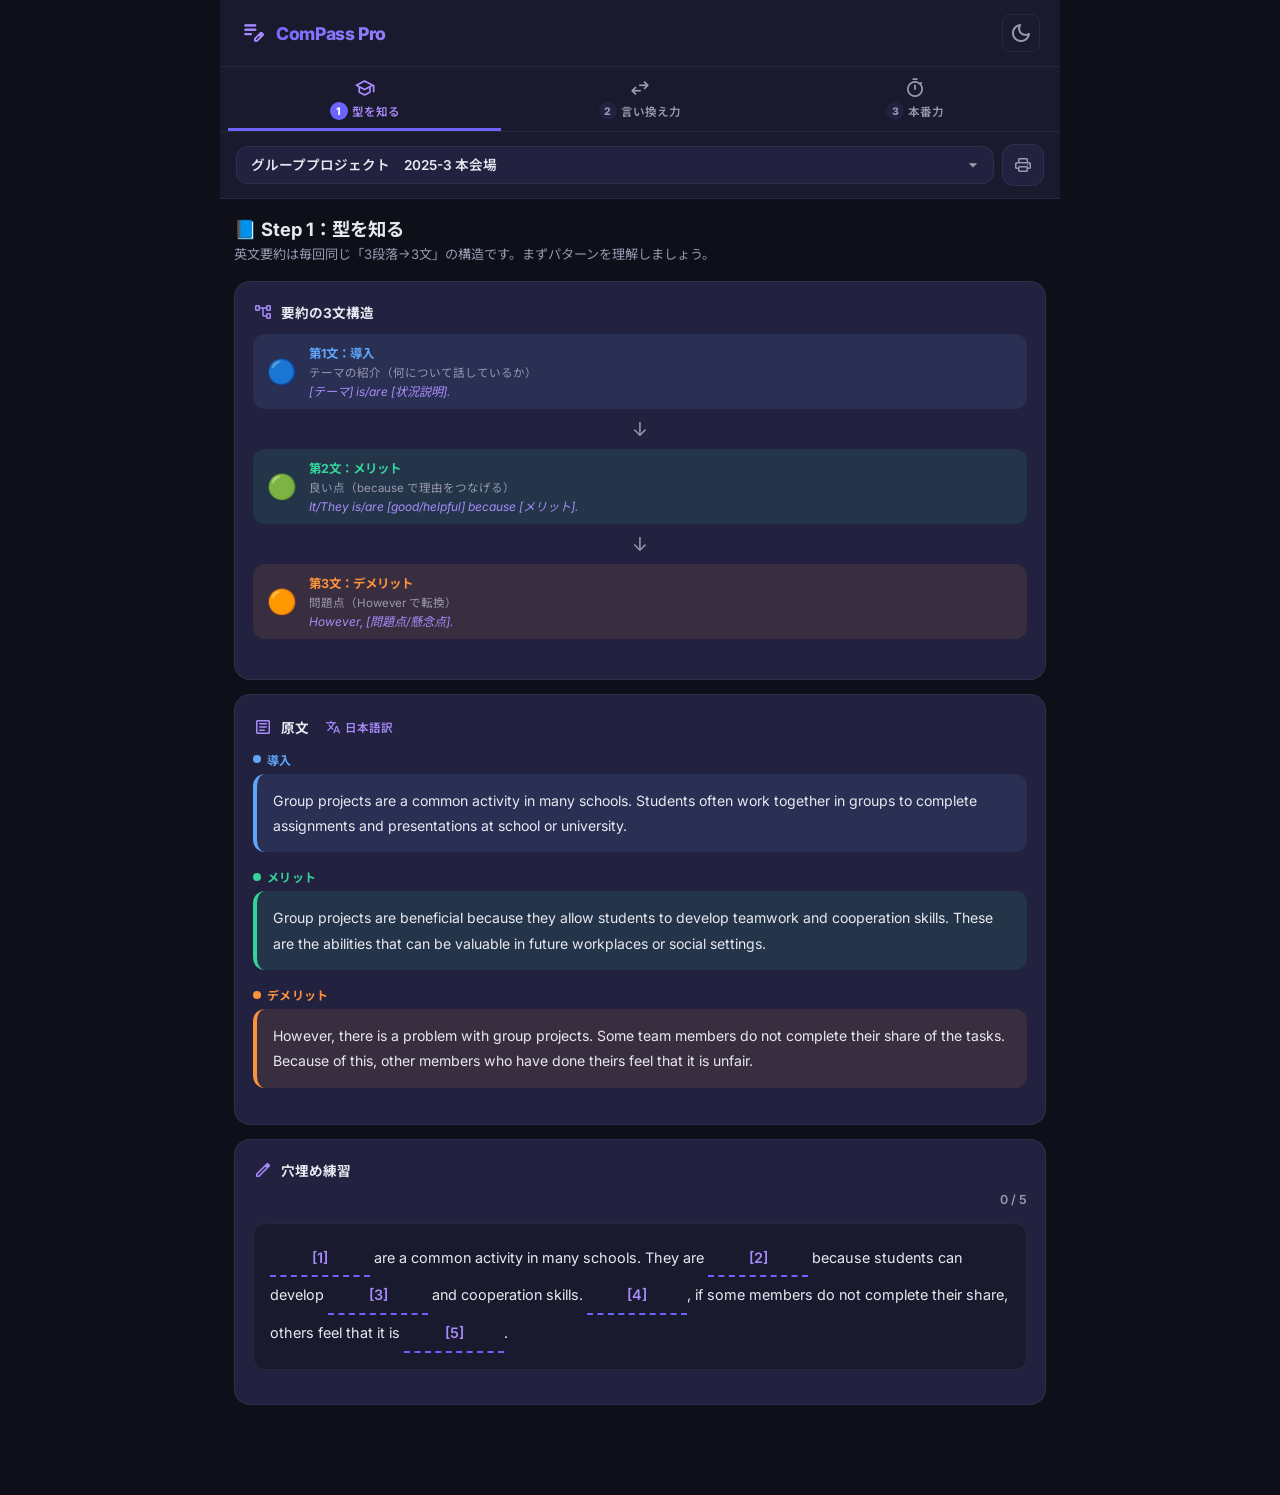
<file: pre2plus.html>
<!DOCTYPE html>
<html lang="ja">

<head>
    <meta charset="UTF-8">
    <meta name="viewport" content="width=device-width, initial-scale=1.0">
    <title>ComPass Pro — 英語資格検定準2級プラス 英文要約マスター</title>
    <meta name="description" content="英語資格検定準2級プラスの英文要約（大問4）を3ステップでマスターする学習アプリ。過去問6テーマ対応。">
    <link rel="preconnect" href="https://fonts.googleapis.com">
    <link rel="preconnect" href="https://fonts.gstatic.com" crossorigin>
    <link
        href="https://fonts.googleapis.com/css2?family=Inter:wght@400;600;700;800&family=Noto+Sans+JP:wght@400;500;600;700&display=swap"
        rel="stylesheet">
    <link
        href="https://fonts.googleapis.com/css2?family=Material+Symbols+Rounded:opsz,wght,FILL,GRAD@20..48,100..700,0..1,-50..200&display=swap"
        rel="stylesheet">
    <link rel="stylesheet" href="style.css">
</head>

<body>
    <div id="app">
        <!-- HEADER -->
        <header class="app-header">
            <div class="header-inner">
                <a href="index.html" class="app-title" style="text-decoration:none;color:inherit">
                    <span class="material-symbols-rounded">edit_note</span>
                    ComPass Pro
                    <span style="font-size:0.65rem;opacity:0.6;font-weight:500;margin-left:4px">準2級プラス</span>
                </a>
                <div class="header-right">
                    <button class="theme-toggle" id="themeToggle" title="テーマ切替">
                        <span class="material-symbols-rounded">dark_mode</span>
                    </button>
                </div>
            </div>
        </header>

        <!-- STEP NAV -->
        <nav class="step-nav" id="stepNav">
            <button class="step-btn active" data-step="1">
                <span class="material-symbols-rounded">school</span>
                <span class="step-label">
                    <span class="step-num">1</span>
                    型を知る
                </span>
            </button>
            <button class="step-btn" data-step="2">
                <span class="material-symbols-rounded">swap_horiz</span>
                <span class="step-label">
                    <span class="step-num">2</span>
                    言い換え力
                </span>
            </button>
            <button class="step-btn" data-step="3">
                <span class="material-symbols-rounded">timer</span>
                <span class="step-label">
                    <span class="step-num">3</span>
                    本番力
                </span>
            </button>
        </nav>

        <!-- THEME SELECTOR -->
        <div class="theme-selector" id="themeSelector"></div>

        <!-- STEP 1: 型を知る -->
        <div class="step-pane active" id="step1">
            <div class="content-area">
                <div class="section-header">
                    <h2>📘 Step 1：型を知る</h2>
                    <p class="section-desc">英文要約は毎回同じ「3段落→3文」の構造です。まずパターンを理解しましょう。</p>
                </div>

                <!-- 構造図解 -->
                <div class="card">
                    <div class="card-title">
                        <span class="material-symbols-rounded">account_tree</span>
                        要約の3文構造
                    </div>
                    <div class="structure-diagram">
                        <div class="structure-row intro">
                            <span class="structure-icon">🔵</span>
                            <div class="structure-text">
                                <div class="label" style="color:var(--color-intro)">第1文：導入</div>
                                <div class="desc">テーマの紹介（何について話しているか）</div>
                                <div class="template">[テーマ] is/are [状況説明].</div>
                            </div>
                        </div>
                        <div class="structure-arrow">↓</div>
                        <div class="structure-row merit">
                            <span class="structure-icon">🟢</span>
                            <div class="structure-text">
                                <div class="label" style="color:var(--color-merit)">第2文：メリット</div>
                                <div class="desc">良い点（because で理由をつなげる）</div>
                                <div class="template">It/They is/are [good/helpful] because [メリット].</div>
                            </div>
                        </div>
                        <div class="structure-arrow">↓</div>
                        <div class="structure-row demerit">
                            <span class="structure-icon">🟠</span>
                            <div class="structure-text">
                                <div class="label" style="color:var(--color-demerit)">第3文：デメリット</div>
                                <div class="desc">問題点（However で転換）</div>
                                <div class="template">However, [問題点/懸念点].</div>
                            </div>
                        </div>
                    </div>
                </div>

                <!-- 原文表示 -->
                <div class="card" id="step1Passage">
                    <div class="card-title">
                        <span class="material-symbols-rounded">article</span>
                        原文
                        <button class="toggle-ja" id="step1ToggleJa">
                            <span class="material-symbols-rounded" style="font-size:16px">translate</span>
                            日本語訳
                        </button>
                    </div>
                    <div id="step1PassageContent"></div>
                </div>

                <!-- 穴埋め練習 -->
                <div class="card">
                    <div class="card-title">
                        <span class="material-symbols-rounded">edit</span>
                        穴埋め練習
                    </div>
                    <div class="progress-wrap">
                        <div class="progress-bar">
                            <div class="progress-fill" id="step1Progress"></div>
                        </div>
                        <span class="progress-text" id="step1ProgressText">0 / 5</span>
                    </div>
                    <div class="fill-template" id="step1Fill"></div>
                    <div id="step1Result"></div>
                    <div class="btn-group" id="step1Buttons">
                        <button class="btn btn-primary" id="step1Check" style="display:none">
                            <span class="material-symbols-rounded">check</span> 答え合わせ
                        </button>
                        <button class="btn btn-secondary" id="step1Reset" style="display:none">
                            <span class="material-symbols-rounded">refresh</span> やり直す
                        </button>
                    </div>
                </div>
            </div>
        </div>

        <!-- STEP 2: 言い換え力 -->
        <div class="step-pane" id="step2">
            <div class="content-area">
                <div class="section-header">
                    <h2>🔄 Step 2：言い換え力をつける</h2>
                    <p class="section-desc">原文のキーフレーズを別の表現に言い換える力を鍛えます。</p>
                </div>

                <!-- パラフレーズ表 -->
                <div class="card">
                    <div class="card-title">
                        <span class="material-symbols-rounded">compare_arrows</span>
                        言い換え対応表
                    </div>
                    <div id="step2Paraphrases"></div>
                </div>

                <!-- チャンク並べ替え -->
                <div class="card">
                    <div class="card-title">
                        <span class="material-symbols-rounded">sort</span>
                        チャンク並べ替え
                    </div>
                    <div class="progress-wrap">
                        <div class="progress-bar">
                            <div class="progress-fill" id="step2Progress"></div>
                        </div>
                        <span class="progress-text" id="step2ProgressText">1 / 3</span>
                    </div>
                    <div id="step2Chunks"></div>
                </div>

                <!-- 日英変換ドリル -->
                <div class="card">
                    <div class="card-title">
                        <span class="material-symbols-rounded">translate</span>
                        日→英 変換ドリル
                    </div>
                    <p class="section-desc" style="margin-bottom:12px">日本語を見て、英語で書いてみましょう。模範解答と比較して表現力を磨きます。</p>
                    <div class="progress-wrap">
                        <div class="progress-bar">
                            <div class="progress-fill" id="transDrillProgress"></div>
                        </div>
                        <span class="progress-text" id="transDrillProgressText">1 / 3</span>
                    </div>
                    <div id="transDrill"></div>
                </div>

                <!-- ガイド付き自由記述 -->
                <div class="card">
                    <div class="card-title">
                        <span class="material-symbols-rounded">draw</span>
                        ガイド付き自由記述
                    </div>
                    <p class="section-desc" style="margin-bottom:12px">ヒントを参考に、3文の要約を自分で書いてみましょう。</p>
                    <div id="step2Hints"></div>
                    <textarea class="writing-area" id="step2Writing" placeholder="ここに要約を書いてください（25〜35語）..."></textarea>
                    <div class="word-counter" id="step2WordCounter">
                        <span class="word-count-num under" id="step2WordNum">0</span>
                        <span class="word-range">/ 25〜35語</span>
                        <div class="word-bar">
                            <div class="word-bar-fill under" id="step2WordBar"></div>
                        </div>
                    </div>
                    <div class="btn-group">
                        <button class="btn btn-primary" id="step2ShowModel">
                            <span class="material-symbols-rounded">visibility</span> 模範解答を見る
                        </button>
                        <button class="btn btn-success ai-grade-btn" id="step2AiGrade">
                            <span class="material-symbols-rounded">auto_awesome</span> AI採点
                        </button>
                    </div>
                    <div class="btn-group image-input-group">
                        <button class="btn btn-outline" id="step2CameraBtn">
                            <span class="material-symbols-rounded">photo_camera</span> 撮影
                        </button>
                        <button class="btn btn-outline" id="step2FileBtn">
                            <span class="material-symbols-rounded">image</span> ファイル
                        </button>
                        <button class="btn btn-outline" id="step2PasteBtn">
                            <span class="material-symbols-rounded">content_paste</span> 貼り付け
                        </button>
                        <input type="file" accept="image/*" capture="environment" id="step2CameraInput"
                            style="display:none">
                        <input type="file" accept="image/*" id="step2FileInput"
                            style="display:none">
                    </div>
                    <div id="step2ImagePreview" style="display:none"></div>
                    <div id="step2ModelAnswer" style="display:none"></div>
                    <div id="step2GradeResult" style="display:none"></div>

                    <!-- 自己採点チェックリスト -->
                    <div style="margin-top:16px">
                        <div class="card-title">
                            <span class="material-symbols-rounded">checklist</span>
                            自己採点チェックリスト
                        </div>
                        <div class="checklist" id="step2Checklist">
                            <div class="check-item" data-check="1">
                                <div class="check-box"><span class="material-symbols-rounded"
                                        style="font-size:14px;display:none">check</span></div>
                                第1文：テーマの導入があるか？
                            </div>
                            <div class="check-item" data-check="2">
                                <div class="check-box"><span class="material-symbols-rounded"
                                        style="font-size:14px;display:none">check</span></div>
                                第2文：because で理由をつなげているか？
                            </div>
                            <div class="check-item" data-check="3">
                                <div class="check-box"><span class="material-symbols-rounded"
                                        style="font-size:14px;display:none">check</span></div>
                                第3文：However で転換しているか？
                            </div>
                            <div class="check-item" data-check="4">
                                <div class="check-box"><span class="material-symbols-rounded"
                                        style="font-size:14px;display:none">check</span></div>
                                語数は25〜35語の範囲内か？
                            </div>
                            <div class="check-item" data-check="5">
                                <div class="check-box"><span class="material-symbols-rounded"
                                        style="font-size:14px;display:none">check</span></div>
                                原文の表現を言い換えているか？
                            </div>
                        </div>
                    </div>
                </div>
            </div>
        </div>

        <!-- STEP 3: 本番力 -->
        <div class="step-pane" id="step3">
            <!-- Timer -->
            <div class="timer-bar" id="timerBar">
                <div class="timer-display">
                    <span class="material-symbols-rounded">timer</span>
                    <span class="timer-value" id="timerValue">15:00</span>
                </div>
                <div class="timer-controls">
                    <button class="timer-ctrl primary" id="timerStart">
                        <span class="material-symbols-rounded"
                            style="font-size:16px;vertical-align:middle">play_arrow</span> スタート
                    </button>
                    <button class="timer-ctrl" id="timerPause" style="display:none">一時停止</button>
                    <button class="timer-ctrl" id="timerReset">リセット</button>
                </div>
                <div class="timer-progress">
                    <div class="timer-progress-fill" id="timerProgressFill"></div>
                </div>
            </div>

            <div class="content-area">
                <div class="section-header">
                    <h2>⏱️ Step 3：本番力をつける</h2>
                    <p class="section-desc">制限時間内に、ヒントなしで要約を完成させましょう。</p>
                </div>

                <!-- 原文（ヒントなし） -->
                <div class="card" id="step3Passage">
                    <div class="card-title">
                        <span class="material-symbols-rounded">article</span>
                        原文（ヒントなし）
                    </div>
                    <div id="step3PassageContent"></div>
                </div>

                <!-- 自由記述 -->
                <div class="card">
                    <div class="card-title">
                        <span class="material-symbols-rounded">edit_note</span>
                        あなたの要約
                    </div>
                    <textarea class="writing-area" id="step3Writing" placeholder="ここに要約を書いてください（25〜35語）..."></textarea>
                    <div class="word-counter" id="step3WordCounter">
                        <span class="word-count-num under" id="step3WordNum">0</span>
                        <span class="word-range">/ 25〜35語</span>
                        <div class="word-bar">
                            <div class="word-bar-fill under" id="step3WordBar"></div>
                        </div>
                    </div>
                    <div class="btn-group">
                        <button class="btn btn-primary" id="step3Submit">
                            <span class="material-symbols-rounded">send</span> 提出して模範解答を見る
                        </button>
                        <button class="btn btn-success ai-grade-btn" id="step3AiGrade">
                            <span class="material-symbols-rounded">auto_awesome</span> AI採点
                        </button>
                    </div>
                    <div class="btn-group image-input-group">
                        <button class="btn btn-outline" id="step3CameraBtn">
                            <span class="material-symbols-rounded">photo_camera</span> 撮影
                        </button>
                        <button class="btn btn-outline" id="step3FileBtn">
                            <span class="material-symbols-rounded">image</span> ファイル
                        </button>
                        <button class="btn btn-outline" id="step3PasteBtn">
                            <span class="material-symbols-rounded">content_paste</span> 貼り付け
                        </button>
                        <input type="file" accept="image/*" capture="environment" id="step3CameraInput"
                            style="display:none">
                        <input type="file" accept="image/*" id="step3FileInput"
                            style="display:none">
                    </div>
                    <div id="step3ImagePreview" style="display:none"></div>
                    <div id="step3ModelAnswer" style="display:none"></div>
                    <div id="step3GradeResult" style="display:none"></div>
                </div>
            </div>
        </div>
    </div>

    <script src="data.js"></script>
    <script src="app.js"></script>
</body>

</html>
</file>
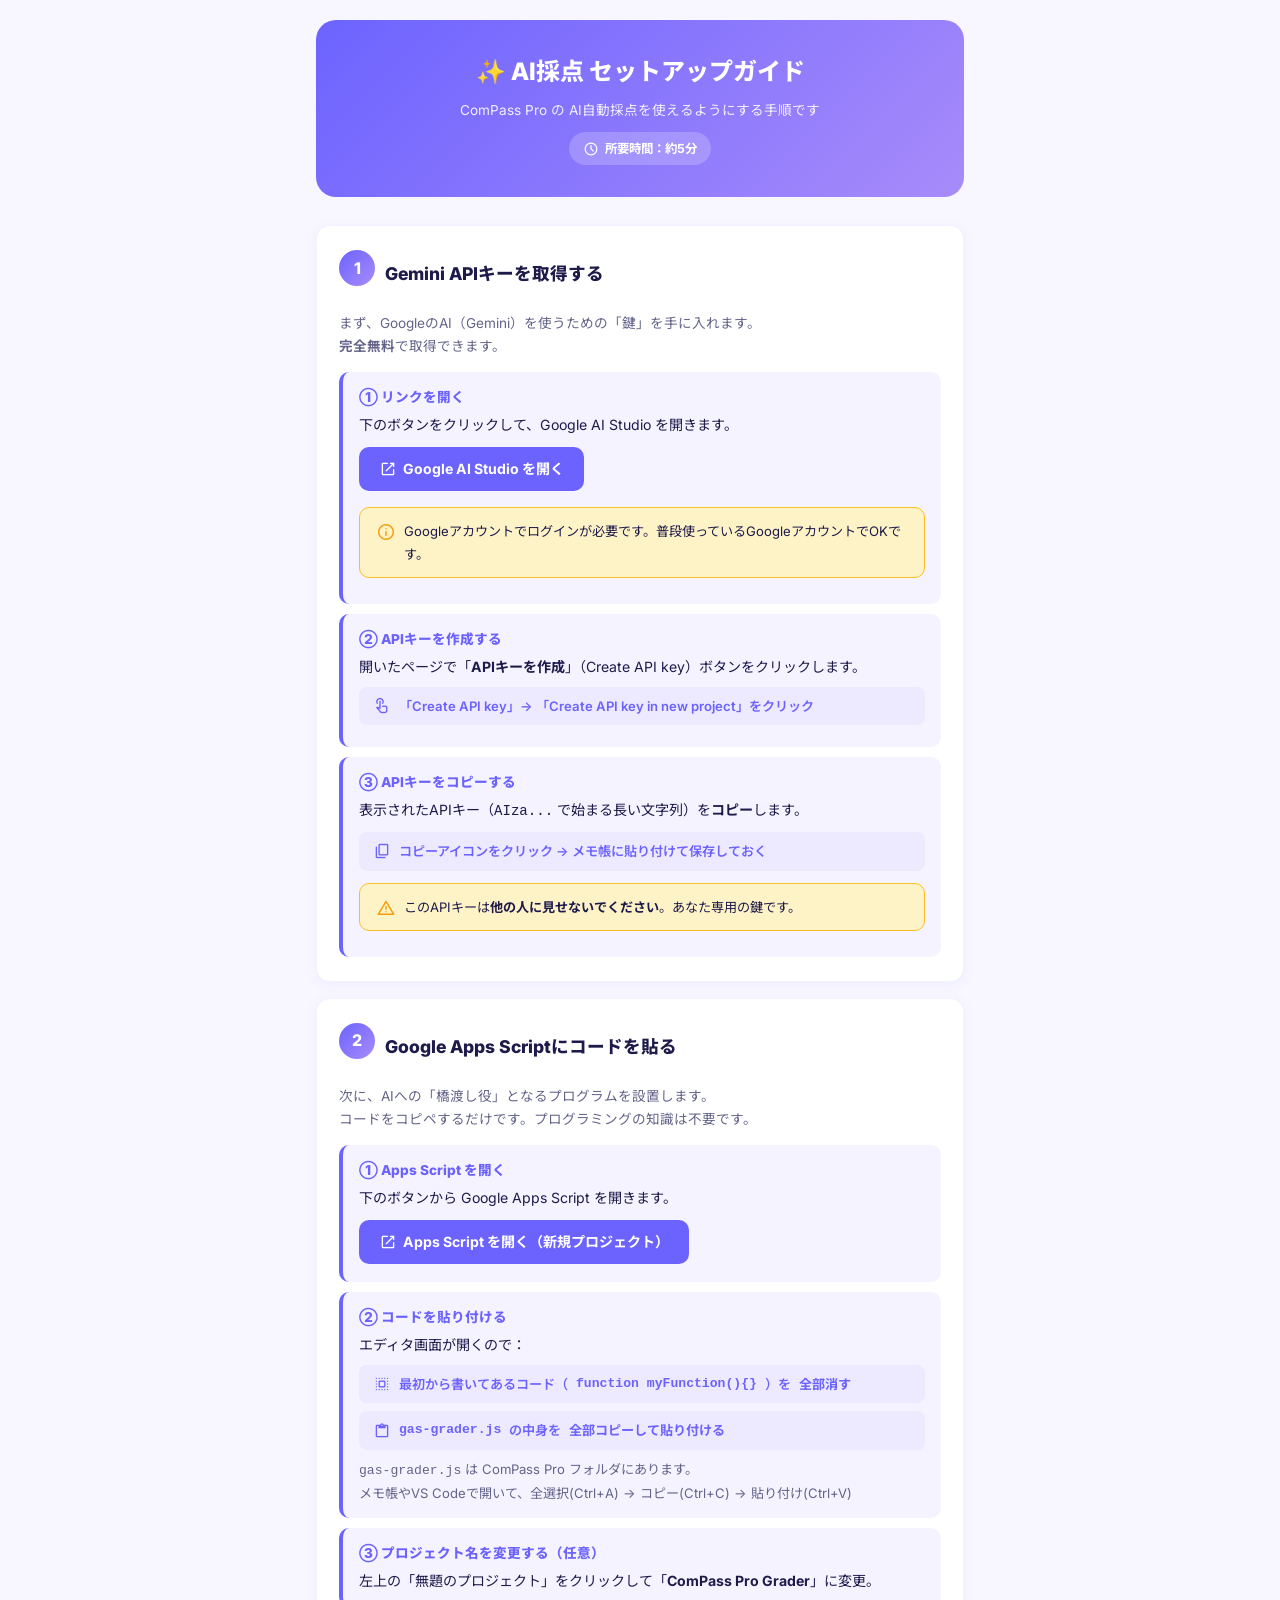
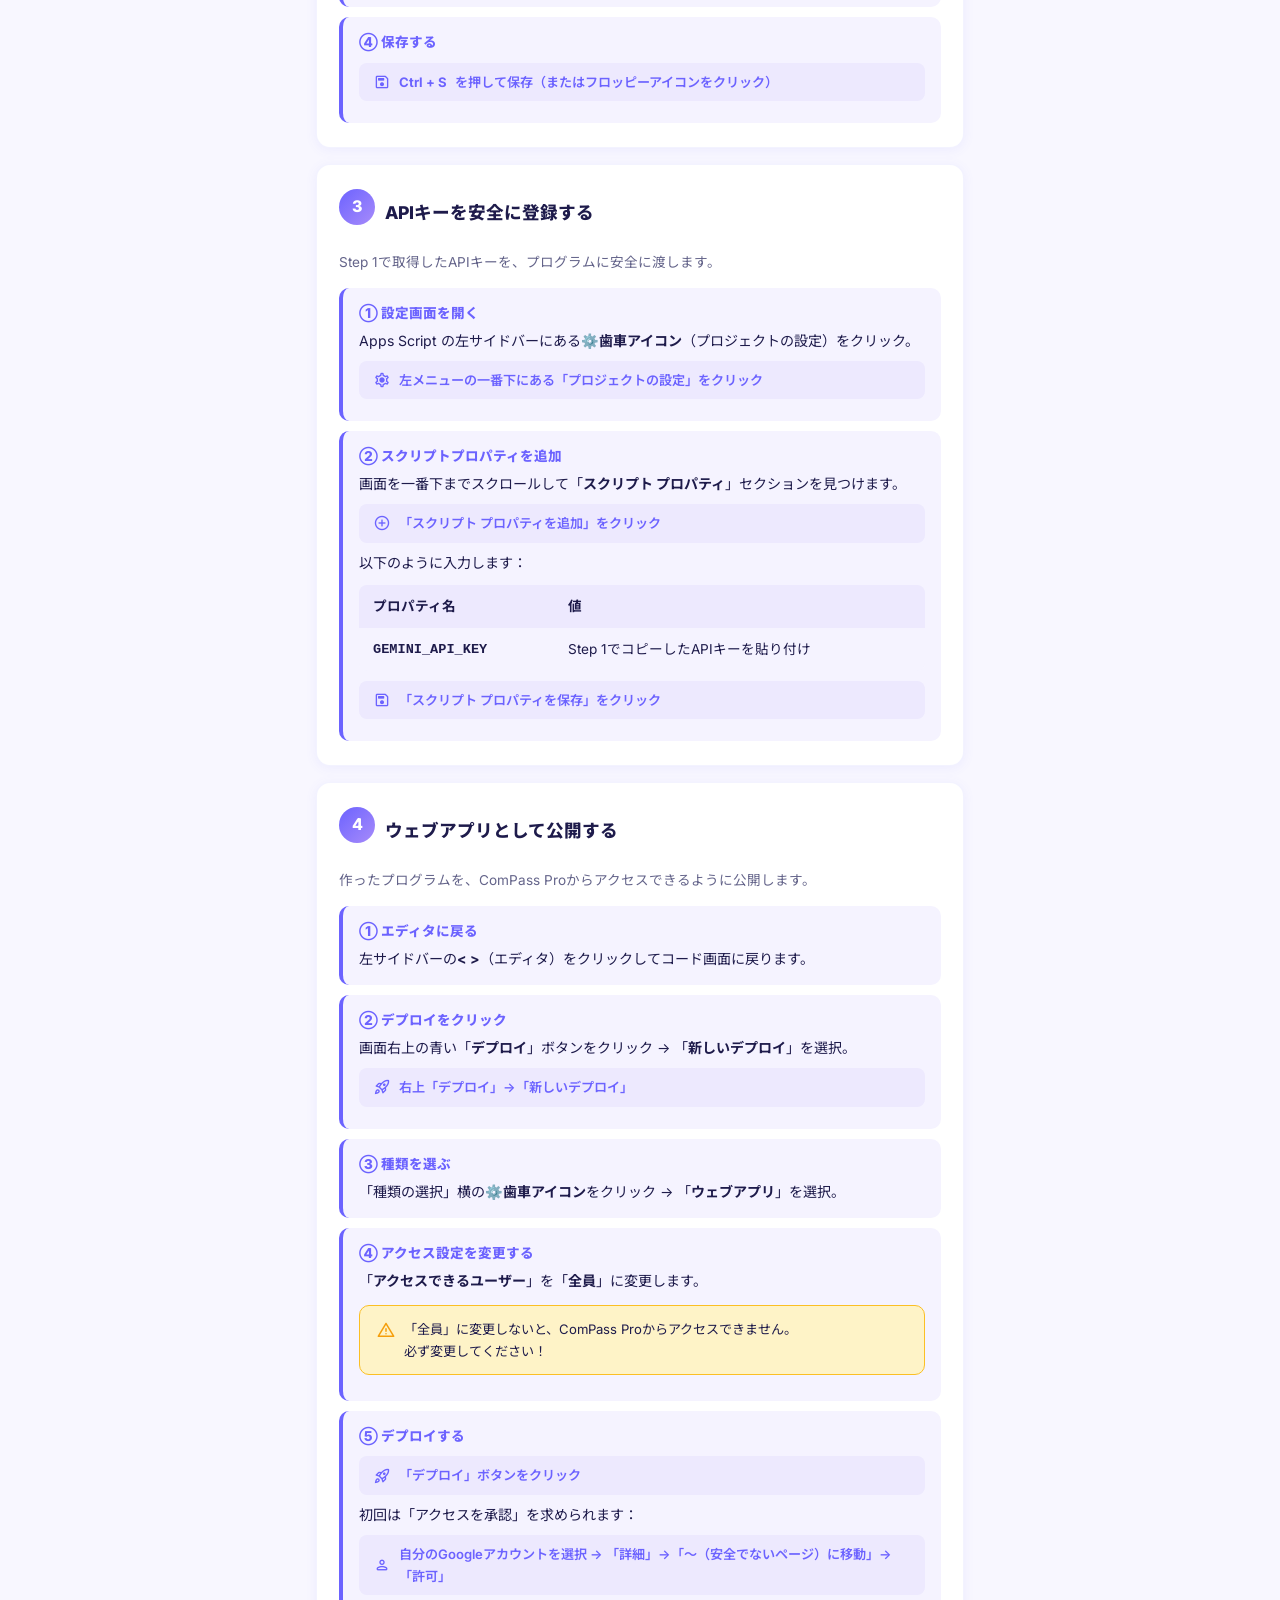
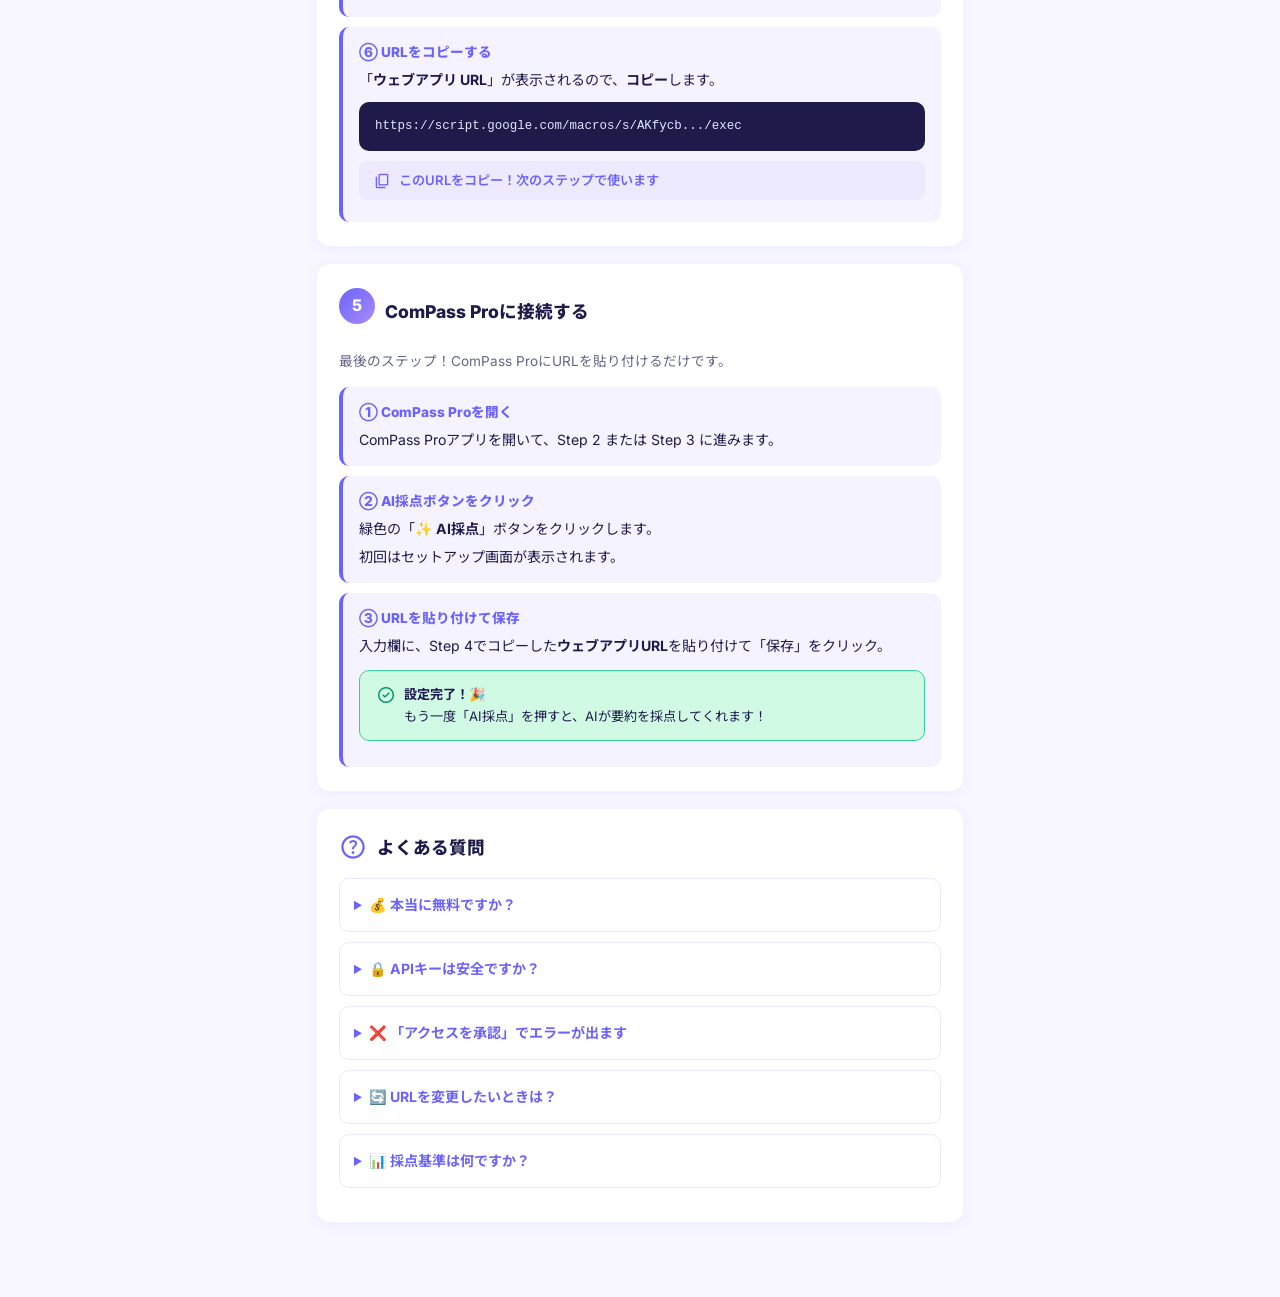
<file: setup-guide.html>
﻿<!DOCTYPE html>
<html lang="ja">

<head>
    <meta charset="UTF-8">
    <meta name="viewport" content="width=device-width, initial-scale=1.0">
    <title>ComPass Pro AI採点 セットアップガイド</title>
    <link rel="preconnect" href="https://fonts.googleapis.com">
    <link
        href="https://fonts.googleapis.com/css2?family=Inter:wght@400;600;700;800&family=Noto+Sans+JP:wght@400;500;700;800&display=swap"
        rel="stylesheet">
    <link
        href="https://fonts.googleapis.com/css2?family=Material+Symbols+Rounded:opsz,wght,FILL,GRAD@20..48,100..700,0..1,-50..200"
        rel="stylesheet">
    <style>
        :root {
            --accent: #6c63ff;
            --accent-light: #a78bfa;
            --success: #34d399;
            --warning: #fbbf24;
            --bg: #f8f7ff;
            --card: #ffffff;
            --text: #1e1b4b;
            --text-sub: #64648a;
            --shadow: 0 2px 12px rgba(108, 99, 255, 0.08);
            --radius: 14px;
        }

        * {
            box-sizing: border-box;
            margin: 0;
            padding: 0;
        }

        body {
            font-family: 'Inter', 'Noto Sans JP', sans-serif;
            background: var(--bg);
            color: var(--text);
            line-height: 1.7;
            max-width: 680px;
            margin: 0 auto;
            padding: 20px 16px 60px;
        }

        .header {
            text-align: center;
            padding: 32px 20px;
            background: linear-gradient(135deg, #6c63ff, #a78bfa);
            border-radius: 20px;
            color: #fff;
            margin-bottom: 28px;
        }

        .header h1 {
            font-size: 1.5rem;
            font-weight: 800;
            margin-bottom: 6px;
        }

        .header p {
            font-size: 0.85rem;
            opacity: 0.9;
        }

        .time-badge {
            display: inline-flex;
            align-items: center;
            gap: 6px;
            background: rgba(255, 255, 255, 0.2);
            padding: 6px 14px;
            border-radius: 20px;
            font-size: 0.78rem;
            font-weight: 700;
            margin-top: 10px;
        }

        .step-card {
            background: var(--card);
            border-radius: var(--radius);
            padding: 24px 22px;
            margin-bottom: 16px;
            box-shadow: var(--shadow);
            border: 1px solid rgba(108, 99, 255, 0.08);
        }

        .step-num {
            display: inline-flex;
            align-items: center;
            justify-content: center;
            width: 36px;
            height: 36px;
            border-radius: 50%;
            background: linear-gradient(135deg, #6c63ff, #a78bfa);
            color: #fff;
            font-weight: 800;
            font-size: 1rem;
            margin-bottom: 12px;
        }

        .step-card h2 {
            font-size: 1.1rem;
            font-weight: 800;
            margin-bottom: 14px;
            display: flex;
            align-items: center;
            gap: 10px;
        }

        .sub-step {
            padding: 14px 16px;
            background: #f5f3ff;
            border-radius: 10px;
            margin-bottom: 10px;
            border-left: 4px solid var(--accent);
        }

        .sub-step:last-child {
            margin-bottom: 0;
        }

        .sub-step .num {
            font-weight: 800;
            color: var(--accent);
            font-size: 0.85rem;
        }

        .sub-step p {
            font-size: 0.88rem;
            margin-top: 4px;
        }

        .code-block {
            background: #1e1b4b;
            color: #e0e7ff;
            padding: 14px 16px;
            border-radius: 10px;
            font-family: 'Courier New', monospace;
            font-size: 0.78rem;
            overflow-x: auto;
            margin: 10px 0;
            word-break: break-all;
        }

        .link-btn {
            display: inline-flex;
            align-items: center;
            gap: 6px;
            background: var(--accent);
            color: #fff;
            padding: 10px 20px;
            border-radius: 10px;
            text-decoration: none;
            font-weight: 700;
            font-size: 0.88rem;
            margin: 10px 4px 4px 0;
            transition: all 0.2s;
        }

        .link-btn:hover {
            filter: brightness(1.1);
            transform: translateY(-1px);
        }

        .link-btn.green {
            background: var(--success);
            color: #000;
        }

        .warning-box {
            background: #fef3c7;
            border: 1px solid #fbbf24;
            border-radius: 10px;
            padding: 12px 16px;
            font-size: 0.82rem;
            margin: 12px 0;
            display: flex;
            align-items: flex-start;
            gap: 8px;
        }

        .warning-box .material-symbols-rounded {
            color: #f59e0b;
            font-size: 20px;
            flex-shrink: 0;
            margin-top: 2px;
        }

        .success-box {
            background: #d1fae5;
            border: 1px solid #34d399;
            border-radius: 10px;
            padding: 12px 16px;
            font-size: 0.82rem;
            margin: 12px 0;
            display: flex;
            align-items: flex-start;
            gap: 8px;
        }

        .success-box .material-symbols-rounded {
            color: #059669;
            font-size: 20px;
            flex-shrink: 0;
            margin-top: 2px;
        }

        .screenshot {
            width: 100%;
            border-radius: 10px;
            border: 1px solid rgba(108, 99, 255, 0.15);
            margin: 12px 0;
        }

        .arrow-label {
            display: flex;
            align-items: center;
            gap: 8px;
            background: #ede9fe;
            padding: 8px 14px;
            border-radius: 8px;
            font-size: 0.82rem;
            font-weight: 600;
            color: var(--accent);
            margin: 8px 0;
        }

        .arrow-label .material-symbols-rounded {
            font-size: 18px;
        }

        .divider {
            height: 2px;
            background: linear-gradient(90deg, transparent, var(--accent-light), transparent);
            margin: 8px 0;
            border-radius: 1px;
        }

        .faq {
            padding: 14px;
            border: 1px solid rgba(108, 99, 255, 0.15);
            border-radius: 10px;
            margin-bottom: 10px;
        }

        .faq summary {
            font-weight: 700;
            font-size: 0.88rem;
            cursor: pointer;
            color: var(--accent);
        }

        .faq p {
            margin-top: 8px;
            font-size: 0.82rem;
            color: var(--text-sub);
        }
    </style>
</head>

<body>

    <div class="header">
        <h1>✨ AI採点 セットアップガイド</h1>
        <p>ComPass Pro の AI自動採点を使えるようにする手順です</p>
        <div class="time-badge">
            <span class="material-symbols-rounded" style="font-size:16px">schedule</span>
            所要時間：約5分
        </div>
    </div>

    <!-- STEP 1 -->
    <div class="step-card">
        <h2><span class="step-num">1</span> Gemini APIキーを取得する</h2>
        <p style="font-size:0.85rem;color:var(--text-sub);margin-bottom:14px">
            まず、GoogleのAI（Gemini）を使うための「鍵」を手に入れます。<br>
            <strong>完全無料</strong>で取得できます。
        </p>

        <div class="sub-step">
            <div class="num">① リンクを開く</div>
            <p>下のボタンをクリックして、Google AI Studio を開きます。</p>
            <a href="https://aistudio.google.com/apikey" target="_blank" class="link-btn">
                <span class="material-symbols-rounded" style="font-size:18px">open_in_new</span>
                Google AI Studio を開く
            </a>
            <div class="warning-box">
                <span class="material-symbols-rounded">info</span>
                <div>Googleアカウントでログインが必要です。普段使っているGoogleアカウントでOKです。</div>
            </div>
        </div>

        <div class="sub-step">
            <div class="num">② APIキーを作成する</div>
            <p>開いたページで「<strong>APIキーを作成</strong>」（Create API key）ボタンをクリックします。</p>
            <div class="arrow-label">
                <span class="material-symbols-rounded">touch_app</span>
                「Create API key」→ 「Create API key in new project」をクリック
            </div>
        </div>

        <div class="sub-step">
            <div class="num">③ APIキーをコピーする</div>
            <p>表示されたAPIキー（<code>AIza...</code> で始まる長い文字列）を<strong>コピー</strong>します。</p>
            <div class="arrow-label">
                <span class="material-symbols-rounded">content_copy</span>
                コピーアイコンをクリック → メモ帳に貼り付けて保存しておく
            </div>
            <div class="warning-box">
                <span class="material-symbols-rounded">warning</span>
                <div>このAPIキーは<strong>他の人に見せないでください</strong>。あなた専用の鍵です。</div>
            </div>
        </div>
    </div>

    <!-- STEP 2 -->
    <div class="step-card">
        <h2><span class="step-num">2</span> Google Apps Scriptにコードを貼る</h2>
        <p style="font-size:0.85rem;color:var(--text-sub);margin-bottom:14px">
            次に、AIへの「橋渡し役」となるプログラムを設置します。<br>
            コードをコピペするだけです。プログラミングの知識は不要です。
        </p>

        <div class="sub-step">
            <div class="num">① Apps Script を開く</div>
            <p>下のボタンから Google Apps Script を開きます。</p>
            <a href="https://script.google.com/home/projects/create" target="_blank" class="link-btn">
                <span class="material-symbols-rounded" style="font-size:18px">open_in_new</span>
                Apps Script を開く（新規プロジェクト）
            </a>
        </div>

        <div class="sub-step">
            <div class="num">② コードを貼り付ける</div>
            <p>エディタ画面が開くので：</p>
            <div class="arrow-label">
                <span class="material-symbols-rounded">select_all</span>
                最初から書いてあるコード（<code>function myFunction(){}</code>）を<strong>全部消す</strong>
            </div>
            <div class="arrow-label">
                <span class="material-symbols-rounded">content_paste</span>
                <code>gas-grader.js</code> の中身を<strong>全部コピーして貼り付ける</strong>
            </div>
            <p style="margin-top:8px;font-size:0.82rem;color:var(--text-sub)">
                <code>gas-grader.js</code> は ComPass Pro フォルダにあります。<br>
                メモ帳やVS Codeで開いて、全選択(Ctrl+A) → コピー(Ctrl+C) → 貼り付け(Ctrl+V)
            </p>
        </div>

        <div class="sub-step">
            <div class="num">③ プロジェクト名を変更する（任意）</div>
            <p>左上の「無題のプロジェクト」をクリックして「<strong>ComPass Pro Grader</strong>」に変更。</p>
        </div>

        <div class="sub-step">
            <div class="num">④ 保存する</div>
            <div class="arrow-label">
                <span class="material-symbols-rounded">save</span>
                <strong>Ctrl + S</strong> を押して保存（またはフロッピーアイコンをクリック）
            </div>
        </div>
    </div>

    <!-- STEP 3 -->
    <div class="step-card">
        <h2><span class="step-num">3</span> APIキーを安全に登録する</h2>
        <p style="font-size:0.85rem;color:var(--text-sub);margin-bottom:14px">
            Step 1で取得したAPIキーを、プログラムに安全に渡します。
        </p>

        <div class="sub-step">
            <div class="num">① 設定画面を開く</div>
            <p>Apps Script の左サイドバーにある<strong>⚙️歯車アイコン</strong>（プロジェクトの設定）をクリック。</p>
            <div class="arrow-label">
                <span class="material-symbols-rounded">settings</span>
                左メニューの一番下にある「プロジェクトの設定」をクリック
            </div>
        </div>

        <div class="sub-step">
            <div class="num">② スクリプトプロパティを追加</div>
            <p>画面を一番下までスクロールして「<strong>スクリプト プロパティ</strong>」セクションを見つけます。</p>
            <div class="arrow-label">
                <span class="material-symbols-rounded">add_circle</span>
                「スクリプト プロパティを追加」をクリック
            </div>
            <p style="margin-top:8px">以下のように入力します：</p>
            <table style="width:100%;border-collapse:collapse;margin:10px 0;font-size:0.85rem">
                <tr style="background:#ede9fe">
                    <th style="padding:10px 14px;text-align:left;border-radius:8px 0 0 0">プロパティ名</th>
                    <th style="padding:10px 14px;text-align:left;border-radius:0 8px 0 0">値</th>
                </tr>
                <tr style="background:#f5f3ff">
                    <td style="padding:10px 14px;font-family:monospace;font-weight:700;border-radius:0 0 0 8px">
                        GEMINI_API_KEY</td>
                    <td style="padding:10px 14px;border-radius:0 0 8px 0">Step 1でコピーしたAPIキーを貼り付け</td>
                </tr>
            </table>
            <div class="arrow-label">
                <span class="material-symbols-rounded">save</span>
                「スクリプト プロパティを保存」をクリック
            </div>
        </div>
    </div>

    <!-- STEP 4 -->
    <div class="step-card">
        <h2><span class="step-num">4</span> ウェブアプリとして公開する</h2>
        <p style="font-size:0.85rem;color:var(--text-sub);margin-bottom:14px">
            作ったプログラムを、ComPass Proからアクセスできるように公開します。
        </p>

        <div class="sub-step">
            <div class="num">① エディタに戻る</div>
            <p>左サイドバーの<strong>&lt; &gt;</strong>（エディタ）をクリックしてコード画面に戻ります。</p>
        </div>

        <div class="sub-step">
            <div class="num">② デプロイをクリック</div>
            <p>画面右上の青い「<strong>デプロイ</strong>」ボタンをクリック → 「<strong>新しいデプロイ</strong>」を選択。</p>
            <div class="arrow-label">
                <span class="material-symbols-rounded">rocket_launch</span>
                右上「デプロイ」→「新しいデプロイ」
            </div>
        </div>

        <div class="sub-step">
            <div class="num">③ 種類を選ぶ</div>
            <p>「種類の選択」横の<strong>⚙️歯車アイコン</strong>をクリック → 「<strong>ウェブアプリ</strong>」を選択。</p>
        </div>

        <div class="sub-step">
            <div class="num">④ アクセス設定を変更する</div>
            <p>「<strong>アクセスできるユーザー</strong>」を「<strong>全員</strong>」に変更します。</p>
            <div class="warning-box">
                <span class="material-symbols-rounded">warning</span>
                <div>「全員」に変更しないと、ComPass Proからアクセスできません。<br>
                    必ず変更してください！</div>
            </div>
        </div>

        <div class="sub-step">
            <div class="num">⑤ デプロイする</div>
            <div class="arrow-label">
                <span class="material-symbols-rounded">rocket_launch</span>
                「デプロイ」ボタンをクリック
            </div>
            <p style="margin-top:8px">初回は「アクセスを承認」を求められます：</p>
            <div class="arrow-label">
                <span class="material-symbols-rounded">person</span>
                自分のGoogleアカウントを選択 → 「詳細」→「～（安全でないページ）に移動」→「許可」
            </div>
        </div>

        <div class="sub-step">
            <div class="num">⑥ URLをコピーする</div>
            <p>「<strong>ウェブアプリ URL</strong>」が表示されるので、<strong>コピー</strong>します。</p>
            <div class="code-block">https://script.google.com/macros/s/AKfycb.../exec</div>
            <div class="arrow-label">
                <span class="material-symbols-rounded">content_copy</span>
                このURLをコピー！次のステップで使います
            </div>
        </div>
    </div>

    <!-- STEP 5 -->
    <div class="step-card">
        <h2><span class="step-num">5</span> ComPass Proに接続する</h2>
        <p style="font-size:0.85rem;color:var(--text-sub);margin-bottom:14px">
            最後のステップ！ComPass ProにURLを貼り付けるだけです。
        </p>

        <div class="sub-step">
            <div class="num">① ComPass Proを開く</div>
            <p>ComPass Proアプリを開いて、Step 2 または Step 3 に進みます。</p>
        </div>

        <div class="sub-step">
            <div class="num">② AI採点ボタンをクリック</div>
            <p>緑色の「<strong>✨ AI採点</strong>」ボタンをクリックします。</p>
            <p>初回はセットアップ画面が表示されます。</p>
        </div>

        <div class="sub-step">
            <div class="num">③ URLを貼り付けて保存</div>
            <p>入力欄に、Step 4でコピーした<strong>ウェブアプリURL</strong>を貼り付けて「保存」をクリック。</p>
            <div class="success-box">
                <span class="material-symbols-rounded">check_circle</span>
                <div><strong>設定完了！🎉</strong><br>もう一度「AI採点」を押すと、AIが要約を採点してくれます！</div>
            </div>
        </div>
    </div>

    <!-- FAQ -->
    <div class="step-card">
        <h2 style="margin-bottom:16px">
            <span class="material-symbols-rounded" style="color:var(--accent);font-size:28px">help</span>
            よくある質問
        </h2>

        <details class="faq">
            <summary>💰 本当に無料ですか？</summary>
            <p>はい！Gemini APIの無料枠（1分あたり15回のリクエスト）で十分使えます。
                高校のクラス全員が同時に使っても問題ありません。</p>
        </details>

        <details class="faq">
            <summary>🔒 APIキーは安全ですか？</summary>
            <p>はい。APIキーはGoogle Apps Script のサーバー側に保存されるため、
                生徒や第三者からは見えません。ComPass Pro のコードにはAPIキーは含まれません。</p>
        </details>

        <details class="faq">
            <summary>❌ 「アクセスを承認」でエラーが出ます</summary>
            <p>「このアプリは Google で確認されていません」と表示されたら：<br>
                「詳細」をクリック → 「〜（安全ではないページ）に移動」をクリックしてください。
                これは自分で作ったスクリプトなので安全です。</p>
        </details>

        <details class="faq">
            <summary>🔄 URLを変更したいときは？</summary>
            <p>ComPass Proでブラウザの開発者ツール（F12）→ Console に以下を入力：<br>
                <code>localStorage.removeItem('writepass-gas-url')</code><br>
                その後「AI採点」を押すと再設定できます。
            </p>
        </details>

        <details class="faq">
            <summary>📊 採点基準は何ですか？</summary>
            <p>英語資格検定公式の4つの観点で採点します（各4点、合計16点満点）：<br>
                ①内容 ②構成 ③語彙・パラフレーズ ④文法</p>
        </details>
    </div>

</body>

</html>
</file>
<file: top.css>
@import url('https://fonts.googleapis.com/css2?family=Inter:wght@300;400;500;600;700&family=Noto+Sans+JP:wght@300;400;500;600;700&display=swap');

:root {
    --bg-primary: #0a0c14;
    --bg-secondary: #121520;
    --bg-card: #1a1e2e;
    --bg-card-hover: #222840;
    --text-primary: #e8eaf0;
    --text-secondary: #a0a5b8;
    --text-muted: #6b7085;
    --border-color: rgba(255, 255, 255, 0.06);
    --border-hover: rgba(255, 255, 255, 0.12);
    --radius-sm: 8px;
    --radius-md: 12px;
    --radius-lg: 16px;
    --radius-xl: 24px;
    --transition-fast: 0.15s ease;
    --transition-normal: 0.3s ease;
    --transition-smooth: 0.4s cubic-bezier(0.4, 0, 0.2, 1);
}

* {
    margin: 0;
    padding: 0;
    box-sizing: border-box;
}

html {
    scroll-behavior: smooth;
}

body {
    font-family: 'Inter', 'Noto Sans JP', sans-serif;
    background: var(--bg-primary);
    color: var(--text-primary);
    min-height: 100vh;
    line-height: 1.6;
    -webkit-font-smoothing: antialiased;
}

.app-container {
    min-height: 100vh;
    display: flex;
    flex-direction: column;
}

/* ===== HERO ===== */
.hero {
    position: relative;
    padding: 60px 24px 48px;
    text-align: center;
    overflow: hidden;
}

.hero-bg {
    position: absolute;
    top: 0;
    left: 0;
    right: 0;
    bottom: 0;
    background:
        radial-gradient(ellipse 80% 60% at 50% 0%, rgba(139, 92, 246, 0.14) 0%, transparent 60%),
        radial-gradient(ellipse 60% 50% at 80% 20%, rgba(108, 99, 255, 0.08) 0%, transparent 50%),
        radial-gradient(ellipse 50% 40% at 20% 30%, rgba(167, 139, 250, 0.06) 0%, transparent 50%);
    z-index: 0;
}

.hero-content {
    position: relative;
    z-index: 1;
    max-width: 640px;
    margin: 0 auto;
}

.hero-badge {
    display: inline-block;
    padding: 4px 14px;
    border-radius: 20px;
    font-size: 11px;
    font-weight: 600;
    letter-spacing: 1.5px;
    color: rgba(139, 92, 246, 0.9);
    background: rgba(139, 92, 246, 0.1);
    border: 1px solid rgba(139, 92, 246, 0.15);
    margin-bottom: 16px;
}

.hero-title {
    font-size: 36px;
    font-weight: 700;
    letter-spacing: -0.5px;
    background: linear-gradient(135deg, #e8eaf0 0%, #a0a5b8 100%);
    -webkit-background-clip: text;
    background-clip: text;
    -webkit-text-fill-color: transparent;
    margin-bottom: 8px;
}

.hero-description {
    font-size: 15px;
    color: var(--text-muted);
    font-weight: 400;
}

/* ===== MAIN ===== */
.main-content {
    flex: 1;
    max-width: 800px;
    width: 100%;
    margin: 0 auto;
    padding: 0 24px 80px;
}

.section {
    margin-bottom: 40px;
}

.section-header {
    margin-bottom: 24px;
}

.section-title {
    font-size: 20px;
    font-weight: 700;
    color: var(--text-primary);
    margin-bottom: 4px;
}

.section-subtitle {
    font-size: 13px;
    color: var(--text-muted);
}

/* ===== GRADE CARDS ===== */
.grade-grid {
    display: grid;
    grid-template-columns: repeat(auto-fill, minmax(220px, 1fr));
    gap: 14px;
}

.grade-card {
    position: relative;
    padding: 24px 20px;
    background: var(--bg-card);
    border-radius: var(--radius-lg);
    border: 1px solid var(--border-color);
    cursor: pointer;
    transition: all var(--transition-smooth);
    overflow: hidden;
    text-decoration: none;
    color: inherit;
    display: block;
}

.grade-card::before {
    content: '';
    position: absolute;
    top: 0;
    left: 0;
    right: 0;
    height: 3px;
    background: var(--grade-color);
    opacity: 0.7;
    transition: opacity var(--transition-normal);
}

.grade-card:hover {
    border-color: var(--border-hover);
    transform: translateY(-4px);
    box-shadow: 0 12px 40px rgba(0, 0, 0, 0.3), 0 0 0 1px var(--border-hover);
}

.grade-card:hover::before {
    opacity: 1;
}

.grade-card.disabled {
    opacity: 0.4;
    cursor: default;
    pointer-events: none;
}

.grade-icon {
    width: 44px;
    height: 44px;
    border-radius: var(--radius-md);
    display: flex;
    align-items: center;
    justify-content: center;
    font-size: 20px;
    font-weight: 700;
    margin-bottom: 14px;
    background: rgba(var(--grade-color-rgb), 0.12);
    color: var(--grade-color);
}

.grade-name {
    font-size: 18px;
    font-weight: 700;
    margin-bottom: 2px;
}

.grade-name-en {
    font-size: 12px;
    color: var(--text-muted);
    font-weight: 500;
    margin-bottom: 6px;
}

.grade-task-type {
    font-size: 11px;
    color: var(--text-secondary);
    font-weight: 500;
    padding: 2px 8px;
    background: rgba(139, 92, 246, 0.08);
    border-radius: 6px;
    display: inline-block;
    margin-bottom: 10px;
}

.grade-count {
    font-size: 11px;
    color: var(--text-muted);
    display: flex;
    align-items: center;
    gap: 4px;
}

.grade-count-dot {
    width: 6px;
    height: 6px;
    border-radius: 50%;
    background: var(--grade-color);
}

/* ===== FOOTER ===== */
.footer {
    text-align: center;
    padding: 24px;
    font-size: 12px;
    color: var(--text-muted);
    border-top: 1px solid var(--border-color);
}

/* ===== ANIMATIONS ===== */
@keyframes cardEnter {
    from {
        opacity: 0;
        transform: translateY(12px);
    }

    to {
        opacity: 1;
        transform: translateY(0);
    }
}

.grade-card {
    animation: cardEnter 0.4s ease backwards;
}

.grade-card:nth-child(1) {
    animation-delay: 0.05s;
}

.grade-card:nth-child(2) {
    animation-delay: 0.1s;
}

.grade-card:nth-child(3) {
    animation-delay: 0.15s;
}

.grade-card:nth-child(4) {
    animation-delay: 0.2s;
}

.grade-card:nth-child(5) {
    animation-delay: 0.25s;
}

/* ===== SCROLLBAR ===== */
::-webkit-scrollbar {
    width: 6px;
}

::-webkit-scrollbar-track {
    background: transparent;
}

::-webkit-scrollbar-thumb {
    background: #2d3148;
    border-radius: 3px;
}

::-webkit-scrollbar-thumb:hover {
    background: var(--text-muted);
}

/* ===== RESPONSIVE ===== */
@media (max-width: 640px) {
    .hero {
        padding: 40px 20px 32px;
    }

    .hero-title {
        font-size: 28px;
    }

    .main-content {
        padding: 0 16px 60px;
    }

    .grade-grid {
        grid-template-columns: 1fr 1fr;
        gap: 10px;
    }

    .grade-card {
        padding: 18px 16px;
    }

    .grade-name {
        font-size: 16px;
    }
}

@media (max-width: 400px) {
    .grade-grid {
        grid-template-columns: 1fr;
    }
}
</file>
<file: style.css>
/* ===== ComPass Pro DESIGN SYSTEM ===== */
/* Based on ReadPass Pro design system */
:root {
    --bg-primary: #0f0f1a;
    --bg-secondary: #1a1a2e;
    --bg-card: #222240;
    --bg-card-hover: #2a2a4a;
    --text-primary: #e8e8f0;
    --text-secondary: #9898b0;
    --accent-primary: #6c63ff;
    --accent-secondary: #a78bfa;
    --accent-gradient: linear-gradient(135deg, #6c63ff, #a78bfa);
    --success: #34d399;
    --success-bg: rgba(52, 211, 153, 0.12);
    --error: #f87171;
    --error-bg: rgba(248, 113, 113, 0.12);
    --warning: #fbbf24;
    --border: rgba(255, 255, 255, 0.06);
    --radius-sm: 8px;
    --radius-md: 12px;
    --radius-lg: 16px;
    --shadow: 0 4px 24px rgba(0, 0, 0, 0.3);
    --transition: 0.2s cubic-bezier(0.4, 0, 0.2, 1);
    /* 3段落カラー */
    --color-intro: #60a5fa;
    --color-merit: #34d399;
    --color-demerit: #fb923c;
    --color-intro-bg: rgba(96, 165, 250, 0.10);
    --color-merit-bg: rgba(52, 211, 153, 0.10);
    --color-demerit-bg: rgba(251, 146, 60, 0.10);
}

/* ===== LIGHT THEME ===== */
[data-theme="light"] {
    --bg-primary: #f0f2f5;
    --bg-secondary: #ffffff;
    --bg-card: #ffffff;
    --bg-card-hover: #f5f3ff;
    --text-primary: #1a1a2e;
    --text-secondary: #64648a;
    --accent-primary: #5b54e6;
    --accent-secondary: #7c6fef;
    --accent-gradient: linear-gradient(135deg, #5b54e6, #7c6fef);
    --success: #059669;
    --success-bg: rgba(5, 150, 105, 0.1);
    --error: #dc2626;
    --error-bg: rgba(220, 38, 38, 0.1);
    --warning: #d97706;
    --border: rgba(0, 0, 0, 0.08);
    --shadow: 0 4px 24px rgba(0, 0, 0, 0.08);
    --color-intro-bg: rgba(96, 165, 250, 0.08);
    --color-merit-bg: rgba(52, 211, 153, 0.08);
    --color-demerit-bg: rgba(251, 146, 60, 0.08);
}

* {
    margin: 0;
    padding: 0;
    box-sizing: border-box;
}

body {
    font-family: 'Inter', 'Noto Sans JP', sans-serif;
    background: var(--bg-primary);
    color: var(--text-primary);
    min-height: 100vh;
    -webkit-font-smoothing: antialiased;
}

#app {
    max-width: 840px;
    margin: 0 auto;
    padding-bottom: 60px;
}

/* ===== HEADER ===== */
.app-header {
    background: var(--bg-secondary);
    border-bottom: 1px solid var(--border);
    position: sticky;
    top: 0;
    z-index: 100;
}

[data-theme="light"] .app-header {
    background: linear-gradient(135deg, #5b54e6, #7c6fef);
    border-bottom: none;
}

.header-inner {
    display: flex;
    align-items: center;
    justify-content: space-between;
    padding: 14px 20px;
    gap: 12px;
}

.app-title {
    display: flex;
    align-items: center;
    gap: 10px;
    font-size: 1.1rem;
    font-weight: 800;
    background: var(--accent-gradient);
    -webkit-background-clip: text;
    -webkit-text-fill-color: transparent;
    letter-spacing: -0.02em;
}

.app-title .material-symbols-rounded {
    font-size: 26px;
    -webkit-text-fill-color: #a78bfa;
}

[data-theme="light"] .app-title {
    background: none;
    -webkit-text-fill-color: #ffffff;
    color: #ffffff;
}

[data-theme="light"] .app-title .material-symbols-rounded {
    -webkit-text-fill-color: #ffffff;
}

.header-right {
    display: flex;
    align-items: center;
    gap: 8px;
}

.theme-toggle {
    background: none;
    border: 1px solid var(--border);
    border-radius: var(--radius-sm);
    color: var(--text-secondary);
    cursor: pointer;
    padding: 6px;
    display: flex;
    align-items: center;
    transition: var(--transition);
}

.theme-toggle:hover {
    color: var(--accent-secondary);
    border-color: var(--accent-primary);
}

[data-theme="light"] .theme-toggle {
    border-color: rgba(255, 255, 255, 0.3);
    color: rgba(255, 255, 255, 0.8);
}

/* ===== STEP NAV ===== */
.step-nav {
    display: flex;
    background: var(--bg-secondary);
    border-bottom: 1px solid var(--border);
    padding: 0 8px;
    gap: 2px;
}

.step-btn {
    flex: 1;
    display: flex;
    flex-direction: column;
    align-items: center;
    gap: 3px;
    padding: 10px 6px 8px;
    background: none;
    border: none;
    border-bottom: 3px solid transparent;
    color: var(--text-secondary);
    cursor: pointer;
    font-family: inherit;
    font-size: 0.72rem;
    font-weight: 600;
    transition: var(--transition);
}

.step-btn:hover {
    color: var(--text-primary);
}

.step-btn.active {
    color: var(--accent-secondary);
    border-bottom-color: var(--accent-primary);
}

.step-btn .material-symbols-rounded {
    font-size: 22px;
}

.step-label {
    display: flex;
    align-items: center;
    gap: 4px;
}

.step-num {
    width: 18px;
    height: 18px;
    border-radius: 50%;
    display: flex;
    align-items: center;
    justify-content: center;
    font-size: 0.65rem;
    font-weight: 800;
    background: var(--bg-card);
    color: var(--text-secondary);
}

.step-btn.active .step-num {
    background: var(--accent-primary);
    color: #fff;
}

[data-theme="light"] .step-nav {
    background: #f5f3ff;
    border-bottom: 1px solid #e5e7eb;
}

/* ===== THEME SELECTOR ===== */
.theme-selector {
    padding: 12px 16px;
    background: var(--bg-secondary);
    border-bottom: 1px solid var(--border);
}

.theme-select {
    width: 100%;
    padding: 10px 14px;
    border-radius: var(--radius-md);
    background: var(--bg-card);
    border: 1.5px solid var(--border);
    color: var(--text-primary);
    font-size: 0.85rem;
    font-weight: 600;
    font-family: inherit;
    cursor: pointer;
    appearance: none;
    -webkit-appearance: none;
    background-image: url("data:image/svg+xml,%3Csvg xmlns='http://www.w3.org/2000/svg' width='20' height='20' fill='%239ca3af' viewBox='0 0 24 24'%3E%3Cpath d='M7 10l5 5 5-5z'/%3E%3C/svg%3E");
    background-repeat: no-repeat;
    background-position: right 10px center;
}

.theme-select:focus {
    outline: none;
    border-color: var(--accent-primary);
    box-shadow: 0 0 0 2px rgba(108, 99, 255, 0.2);
}

.theme-select optgroup {
    font-weight: 700;
    font-size: 0.82rem;
    color: var(--text-secondary);
}

.theme-select option {
    font-weight: 500;
    padding: 6px;
}

[data-theme="light"] .theme-selector {
    background: #f5f3ff;
    border-bottom: 1px solid #e5e7eb;
}

[data-theme="light"] .theme-select {
    background-color: #fff;
    border: 1.5px solid #d1d5db;
    color: #1e1b4b;
}

/* ===== CONTENT AREA ===== */
.content-area {
    padding: 16px 14px;
}

.section-header {
    margin-bottom: 16px;
}

.section-header h2 {
    font-size: 1.15rem;
    font-weight: 700;
    margin-bottom: 4px;
}

.section-desc {
    color: var(--text-secondary);
    font-size: 0.82rem;
    line-height: 1.5;
}

/* ===== CARD ===== */
.card {
    background: var(--bg-card);
    border-radius: var(--radius-lg);
    padding: 20px 18px;
    border: 1px solid var(--border);
    margin-bottom: 14px;
}

.card-title {
    font-size: 0.85rem;
    font-weight: 700;
    margin-bottom: 12px;
    display: flex;
    align-items: center;
    gap: 8px;
}

.card-title .material-symbols-rounded {
    font-size: 20px;
    color: var(--accent-secondary);
}

[data-theme="light"] .card {
    background: #ffffff;
    border: 1px solid #e5e7eb;
}

/* ===== PASSAGE VIEW ===== */
.passage-section {
    margin-bottom: 16px;
}

.passage-label {
    display: flex;
    align-items: center;
    gap: 6px;
    font-size: 0.75rem;
    font-weight: 700;
    margin-bottom: 6px;
    text-transform: uppercase;
    letter-spacing: 0.03em;
}

.passage-dot {
    width: 8px;
    height: 8px;
    border-radius: 50%;
    flex-shrink: 0;
}

.passage-block {
    padding: 14px 16px;
    border-radius: var(--radius-md);
    font-size: 0.88rem;
    line-height: 1.8;
    border-left: 4px solid transparent;
    margin-bottom: 8px;
}

.passage-block.intro {
    background: var(--color-intro-bg);
    border-left-color: var(--color-intro);
}

.passage-block.merit {
    background: var(--color-merit-bg);
    border-left-color: var(--color-merit);
}

.passage-block.demerit {
    background: var(--color-demerit-bg);
    border-left-color: var(--color-demerit);
}

.passage-ja {
    font-size: 0.78rem;
    color: var(--text-secondary);
    padding: 8px 16px;
    line-height: 1.6;
    cursor: pointer;
    border-radius: var(--radius-sm);
    transition: var(--transition);
}

.passage-ja:hover {
    background: rgba(255, 255, 255, 0.03);
}

.passage-ja.hidden {
    display: none;
}

.toggle-ja {
    display: inline-flex;
    align-items: center;
    gap: 4px;
    font-size: 0.72rem;
    color: var(--accent-secondary);
    cursor: pointer;
    background: none;
    border: none;
    font-family: inherit;
    font-weight: 600;
    padding: 4px 8px;
    border-radius: var(--radius-sm);
    transition: var(--transition);
}

.toggle-ja:hover {
    background: rgba(167, 139, 250, 0.1);
}

/* ===== STRUCTURE GUIDE (Step1) ===== */
.structure-diagram {
    display: flex;
    flex-direction: column;
    gap: 8px;
    margin-bottom: 20px;
}

.structure-row {
    display: flex;
    align-items: center;
    gap: 12px;
    padding: 10px 14px;
    border-radius: var(--radius-md);
}

.structure-row.intro {
    background: var(--color-intro-bg);
}

.structure-row.merit {
    background: var(--color-merit-bg);
}

.structure-row.demerit {
    background: var(--color-demerit-bg);
}

.structure-arrow {
    text-align: center;
    color: var(--text-secondary);
    font-size: 1.2rem;
}

.structure-icon {
    font-size: 1.5rem;
    flex-shrink: 0;
}

.structure-text {
    flex: 1;
}

.structure-text .label {
    font-size: 0.78rem;
    font-weight: 700;
}

.structure-text .desc {
    font-size: 0.72rem;
    color: var(--text-secondary);
    margin-top: 2px;
}

.structure-text .template {
    font-size: 0.75rem;
    color: var(--accent-secondary);
    font-style: italic;
    margin-top: 2px;
}

/* ===== FILL BLANKS (Step1) ===== */
.fill-template {
    font-size: 0.9rem;
    line-height: 2.2;
    padding: 16px;
    background: var(--bg-secondary);
    border-radius: var(--radius-md);
    border: 1px solid var(--border);
}

.blank-slot {
    display: inline-block;
    min-width: 100px;
    padding: 2px 8px;
    border-bottom: 2px dashed var(--accent-primary);
    color: var(--accent-secondary);
    font-weight: 600;
    text-align: center;
    cursor: pointer;
    transition: var(--transition);
    border-radius: 4px 4px 0 0;
}

.blank-slot:hover {
    background: rgba(108, 99, 255, 0.1);
}

.blank-slot.filled {
    border-bottom-style: solid;
    background: rgba(108, 99, 255, 0.15);
}

.blank-slot.correct {
    border-bottom-color: var(--success);
    background: var(--success-bg);
    color: var(--success);
}

.blank-slot.wrong {
    border-bottom-color: var(--error);
    background: var(--error-bg);
    color: var(--error);
}

.blank-options {
    display: none;
    position: absolute;
    background: var(--bg-card);
    border: 1px solid var(--accent-primary);
    border-radius: var(--radius-md);
    padding: 6px;
    z-index: 50;
    box-shadow: var(--shadow);
    min-width: 160px;
}

.blank-options.show {
    display: flex;
    flex-direction: column;
    gap: 2px;
}

.blank-option {
    padding: 8px 12px;
    font-size: 0.82rem;
    font-family: inherit;
    border: none;
    background: none;
    color: var(--text-primary);
    cursor: pointer;
    border-radius: var(--radius-sm);
    text-align: left;
    transition: var(--transition);
}

.blank-option:hover {
    background: rgba(108, 99, 255, 0.1);
}

[data-theme="light"] .blank-options {
    background: #ffffff;
    border: 1px solid var(--accent-primary);
    box-shadow: 0 8px 32px rgba(0, 0, 0, 0.12);
}

/* ===== CHUNK BUILDER (Step2) ===== */
.chunk-exercise {
    margin-bottom: 20px;
}

.chunk-ja {
    font-size: 0.82rem;
    color: var(--text-secondary);
    margin-bottom: 10px;
    padding: 8px 12px;
    background: rgba(167, 139, 250, 0.06);
    border-left: 3px solid var(--accent-secondary);
    border-radius: 0 var(--radius-sm) var(--radius-sm) 0;
    line-height: 1.6;
}

.chunk-dropzone {
    min-height: 50px;
    padding: 12px;
    border: 2px dashed var(--border);
    border-radius: var(--radius-md);
    display: flex;
    flex-wrap: wrap;
    gap: 6px;
    margin-bottom: 10px;
    transition: var(--transition);
}

.chunk-dropzone.active {
    border-color: var(--accent-primary);
    background: rgba(108, 99, 255, 0.05);
}

.chunk-dropzone.correct {
    border-color: var(--success);
    border-style: solid;
    background: var(--success-bg);
}

.chunk-dropzone.wrong {
    border-color: var(--error);
    border-style: solid;
    background: var(--error-bg);
}

.chunk-pool {
    display: flex;
    flex-wrap: wrap;
    gap: 6px;
    padding: 10px;
    background: var(--bg-secondary);
    border-radius: var(--radius-md);
    border: 1px solid var(--border);
    min-height: 40px;
}

.chunk-piece {
    padding: 6px 12px;
    background: var(--bg-card);
    border: 1px solid var(--border);
    border-radius: 20px;
    font-size: 0.82rem;
    font-family: inherit;
    color: var(--text-primary);
    cursor: grab;
    transition: var(--transition);
    user-select: none;
}

.chunk-piece:hover {
    border-color: var(--accent-primary);
    background: rgba(108, 99, 255, 0.1);
}

.chunk-piece:active {
    cursor: grabbing;
}

.chunk-piece.placed {
    background: rgba(108, 99, 255, 0.15);
    border-color: var(--accent-primary);
}

/* ===== PARAPHRASE TABLE (Step2) ===== */
.paraphrase-table {
    width: 100%;
    border-collapse: separate;
    border-spacing: 0;
    font-size: 0.82rem;
}

.paraphrase-table th {
    text-align: left;
    padding: 8px 12px;
    font-weight: 700;
    font-size: 0.75rem;
    text-transform: uppercase;
    letter-spacing: 0.05em;
    color: var(--text-secondary);
    border-bottom: 1px solid var(--border);
}

.paraphrase-table td {
    padding: 10px 12px;
    border-bottom: 1px solid var(--border);
    line-height: 1.6;
}

.paraphrase-table tr:last-child td {
    border-bottom: none;
}

.paraphrase-original {
    color: var(--text-secondary);
}

.paraphrase-summary {
    color: var(--success);
    font-weight: 600;
}

.paraphrase-arrow {
    text-align: center;
    color: var(--accent-secondary);
    font-size: 1.1rem;
}

/* ===== FREE WRITING (Step2 & Step3) ===== */
.writing-area {
    width: 100%;
    min-height: 120px;
    padding: 14px 16px;
    background: var(--bg-secondary);
    border: 2px solid var(--border);
    border-radius: var(--radius-md);
    color: var(--text-primary);
    font-size: 0.9rem;
    font-family: 'Inter', 'Noto Sans JP', sans-serif;
    line-height: 1.8;
    resize: vertical;
    transition: var(--transition);
}

.writing-area:focus {
    outline: none;
    border-color: var(--accent-primary);
}

.writing-area::placeholder {
    color: var(--text-secondary);
    opacity: 0.6;
}

[data-theme="light"] .writing-area {
    background: #fafafe;
    border: 2px solid #d1d5db;
}

/* ===== WORD COUNTER ===== */
.word-counter {
    display: flex;
    align-items: center;
    gap: 8px;
    margin-top: 8px;
    font-size: 0.82rem;
    font-weight: 600;
}

.word-count-num {
    font-size: 1.3rem;
    font-weight: 800;
    font-variant-numeric: tabular-nums;
}

.word-count-num.under {
    color: var(--error);
}

.word-count-num.ok {
    color: var(--success);
}

.word-count-num.over {
    color: var(--warning);
}

.word-range {
    color: var(--text-secondary);
    font-size: 0.75rem;
}

.word-bar {
    flex: 1;
    height: 6px;
    background: var(--bg-card);
    border-radius: 3px;
    overflow: hidden;
    position: relative;
}

.word-bar-fill {
    height: 100%;
    border-radius: 3px;
    transition: width 0.3s ease, background 0.3s ease;
}

.word-bar-fill.under {
    background: var(--error);
}

.word-bar-fill.ok {
    background: var(--accent-gradient);
}

.word-bar-fill.over {
    background: var(--warning);
}

/* ===== CHECKLIST (Step2) ===== */
.checklist {
    display: flex;
    flex-direction: column;
    gap: 8px;
}

.check-item {
    display: flex;
    align-items: center;
    gap: 10px;
    padding: 10px 14px;
    background: var(--bg-secondary);
    border: 1px solid var(--border);
    border-radius: var(--radius-md);
    font-size: 0.82rem;
    cursor: pointer;
    transition: var(--transition);
}

.check-item:hover {
    border-color: var(--accent-primary);
}

.check-item.checked {
    border-color: var(--success);
    background: var(--success-bg);
}

.check-box {
    width: 20px;
    height: 20px;
    border-radius: 4px;
    border: 2px solid var(--text-secondary);
    display: flex;
    align-items: center;
    justify-content: center;
    transition: var(--transition);
    flex-shrink: 0;
}

.check-item.checked .check-box {
    background: var(--success);
    border-color: var(--success);
    color: #000;
}

/* ===== TIMER (Step3) ===== */
.timer-bar {
    padding: 14px 20px;
    background: var(--bg-secondary);
    border-bottom: 1px solid var(--border);
    text-align: center;
}

.timer-display {
    display: flex;
    align-items: center;
    gap: 8px;
    justify-content: center;
    margin-bottom: 8px;
}

.timer-display .material-symbols-rounded {
    font-size: 28px;
    color: var(--accent-secondary);
}

.timer-value {
    font-size: 2.2rem;
    font-weight: 800;
    font-variant-numeric: tabular-nums;
    background: var(--accent-gradient);
    -webkit-background-clip: text;
    -webkit-text-fill-color: transparent;
}

.timer-value.warning {
    -webkit-text-fill-color: var(--warning);
}

.timer-value.danger {
    -webkit-text-fill-color: var(--error);
    animation: pulse 0.5s infinite alternate;
}

@keyframes pulse {
    from {
        opacity: 1;
    }

    to {
        opacity: 0.5;
    }
}

.timer-controls {
    display: flex;
    gap: 6px;
    justify-content: center;
}

.timer-ctrl {
    padding: 5px 14px;
    background: var(--bg-card);
    border: 1px solid var(--border);
    border-radius: 20px;
    color: var(--text-primary);
    font-size: 0.78rem;
    font-family: inherit;
    cursor: pointer;
    font-weight: 600;
    transition: var(--transition);
}

.timer-ctrl:hover {
    border-color: var(--accent-primary);
}

.timer-ctrl.primary {
    background: var(--accent-primary);
    border-color: var(--accent-primary);
    color: #fff;
}

.timer-progress {
    margin-top: 8px;
    height: 4px;
    background: var(--bg-card);
    border-radius: 2px;
    overflow: hidden;
}

.timer-progress-fill {
    height: 100%;
    background: var(--accent-gradient);
    border-radius: 2px;
    transition: width 1s linear;
    width: 100%;
}

/* ===== MODEL ANSWER COMPARISON ===== */
.model-answer {
    padding: 16px;
    background: rgba(167, 139, 250, 0.06);
    border-left: 4px solid var(--accent-secondary);
    border-radius: 0 var(--radius-md) var(--radius-md) 0;
    margin-top: 14px;
}

.model-answer .label {
    font-size: 0.75rem;
    font-weight: 700;
    color: var(--accent-secondary);
    text-transform: uppercase;
    margin-bottom: 8px;
    letter-spacing: 0.03em;
}

.model-answer .text-en {
    font-size: 0.88rem;
    line-height: 1.8;
    margin-bottom: 6px;
}

.model-answer .text-ja {
    font-size: 0.78rem;
    color: var(--text-secondary);
    line-height: 1.6;
}

/* ===== BUTTONS ===== */
.btn {
    display: inline-flex;
    align-items: center;
    gap: 6px;
    padding: 10px 20px;
    border: none;
    border-radius: var(--radius-md);
    font-family: inherit;
    font-size: 0.85rem;
    font-weight: 600;
    cursor: pointer;
    transition: var(--transition);
}

.btn-primary {
    background: var(--accent-gradient);
    color: #fff;
}

.btn-primary:hover {
    filter: brightness(1.1);
    transform: translateY(-1px);
}

.btn-secondary {
    background: var(--bg-card);
    border: 1px solid var(--border);
    color: var(--text-primary);
}

.btn-secondary:hover {
    border-color: var(--accent-primary);
}

.btn-success {
    background: var(--success);
    color: #000;
}

.btn-group {
    display: flex;
    gap: 8px;
    margin-top: 14px;
    flex-wrap: wrap;
}

/* ===== RESULT FEEDBACK ===== */
.result-banner {
    padding: 14px 16px;
    border-radius: var(--radius-md);
    margin-top: 14px;
    display: flex;
    align-items: center;
    gap: 10px;
    font-size: 0.88rem;
    font-weight: 600;
    animation: fadeSlide 0.3s ease;
}

.result-banner.success {
    background: var(--success-bg);
    border: 1px solid rgba(52, 211, 153, 0.3);
    color: var(--success);
}

.result-banner.error {
    background: var(--error-bg);
    border: 1px solid rgba(248, 113, 113, 0.3);
    color: var(--error);
}

@keyframes fadeSlide {
    from {
        opacity: 0;
        transform: translateY(8px);
    }

    to {
        opacity: 1;
        transform: translateY(0);
    }
}

/* ===== PROGRESS BAR ===== */
.progress-wrap {
    display: flex;
    align-items: center;
    gap: 10px;
    margin-bottom: 16px;
}

.progress-bar {
    flex: 1;
    height: 5px;
    background: var(--bg-card);
    border-radius: 3px;
    overflow: hidden;
}

.progress-fill {
    height: 100%;
    background: var(--accent-gradient);
    border-radius: 3px;
    transition: width 0.4s ease;
    width: 0%;
}

.progress-text {
    font-size: 0.78rem;
    color: var(--text-secondary);
    font-weight: 600;
    white-space: nowrap;
}

/* ===== SCORE ===== */
.score-display {
    text-align: center;
    padding: 20px;
}

.score-num {
    font-size: 2.5rem;
    font-weight: 800;
    background: var(--accent-gradient);
    -webkit-background-clip: text;
    -webkit-text-fill-color: transparent;
}

.score-label {
    font-size: 0.85rem;
    color: var(--text-secondary);
    margin-top: 4px;
}

/* ===== ANIMATIONS ===== */
@keyframes fadeIn {
    from {
        opacity: 0;
        transform: translateY(6px);
    }

    to {
        opacity: 1;
        transform: translateY(0);
    }
}

.fade-in {
    animation: fadeIn 0.3s ease;
}

/* ===== STEP PANES ===== */
.step-pane {
    display: none;
    animation: fadeIn 0.25s ease;
}

.step-pane.active {
    display: block;
}

/* ===== RESPONSIVE ===== */
@media (max-width: 600px) {
    .header-inner {
        padding: 10px 14px;
    }

    .app-title {
        font-size: 0.95rem;
    }

    .content-area {
        padding: 12px 10px;
    }

    .card {
        padding: 16px 14px;
    }

    .step-btn {
        font-size: 0.65rem;
        padding: 8px 4px 6px;
    }

    .fill-template {
        font-size: 0.82rem;
        line-height: 2.0;
    }

    .timer-value {
        font-size: 1.8rem;
    }

    .structure-row {
        flex-direction: column;
        text-align: center;
        gap: 6px;
    }
}

/* ===== AI GRADE CARD ===== */
.grade-card {
    background: var(--bg-card);
    border-radius: var(--radius-lg);
    border: 1px solid var(--border);
    padding: 20px 18px;
    margin-top: 14px;
}

.grade-header {
    text-align: center;
    margin-bottom: 20px;
}

.grade-score-ring {
    display: inline-flex;
    flex-direction: column;
    align-items: center;
    justify-content: center;
    width: 90px;
    height: 90px;
    border-radius: 50%;
    border: 4px solid var(--score-color, var(--accent-primary));
    box-shadow: 0 0 20px rgba(108, 99, 255, 0.15);
    margin-bottom: 10px;
}

.grade-score-num {
    font-size: 2rem;
    font-weight: 800;
    line-height: 1;
    color: var(--score-color, var(--accent-secondary));
}

.grade-score-max {
    font-size: 0.75rem;
    color: var(--text-secondary);
    font-weight: 600;
}

.grade-label {
    font-size: 1.1rem;
    font-weight: 800;
    margin-bottom: 4px;
}

.grade-comment {
    font-size: 0.82rem;
    color: var(--text-secondary);
    line-height: 1.5;
}

.grade-model-badge {
    display: inline-block;
    margin-top: 8px;
    padding: 3px 10px;
    font-size: 0.68rem;
    font-weight: 600;
    color: var(--text-secondary);
    background: var(--bg-secondary);
    border: 1px solid var(--border);
    border-radius: 20px;
    opacity: 0.8;
    letter-spacing: 0.02em;
}

.grade-categories {
    display: flex;
    flex-direction: column;
    gap: 12px;
    margin-bottom: 16px;
}

.grade-cat {
    padding: 12px 14px;
    background: var(--bg-secondary);
    border-radius: var(--radius-md);
    border: 1px solid var(--border);
}

.grade-cat-header {
    display: flex;
    justify-content: space-between;
    align-items: center;
    margin-bottom: 6px;
}

.grade-cat-name {
    font-size: 0.82rem;
    font-weight: 700;
}

.grade-cat-score {
    font-size: 0.82rem;
    font-weight: 800;
    color: var(--accent-secondary);
    font-variant-numeric: tabular-nums;
}

.grade-cat-bar {
    height: 6px;
    background: var(--bg-card);
    border-radius: 3px;
    overflow: hidden;
    margin-bottom: 8px;
}

.grade-cat-bar-fill {
    height: 100%;
    border-radius: 3px;
    transition: width 0.6s ease;
}

.grade-cat-comment {
    font-size: 0.78rem;
    color: var(--text-secondary);
    line-height: 1.5;
}

.grade-improved {
    padding: 14px 16px;
    background: rgba(52, 211, 153, 0.06);
    border-left: 4px solid var(--success);
    border-radius: 0 var(--radius-md) var(--radius-md) 0;
}

.grade-improved-label {
    display: flex;
    align-items: center;
    gap: 6px;
    font-size: 0.75rem;
    font-weight: 700;
    color: var(--success);
    text-transform: uppercase;
    margin-bottom: 6px;
    letter-spacing: 0.03em;
}

.grade-improved-text {
    font-size: 0.88rem;
    line-height: 1.8;
}

[data-theme="light"] .grade-card {
    background: #ffffff;
    border: 1px solid #e5e7eb;
}

[data-theme="light"] .grade-cat {
    background: #fafafe;
    border: 1px solid #e5e7eb;
}

/* ===== LOADING ===== */
.grade-loading {
    text-align: center;
    padding: 30px 20px;
    color: var(--text-secondary);
    font-size: 0.85rem;
}

.grade-loading-dots {
    display: flex;
    justify-content: center;
    gap: 6px;
    margin-bottom: 12px;
}

.grade-loading-dots span {
    width: 8px;
    height: 8px;
    border-radius: 50%;
    background: var(--accent-primary);
    animation: loadPulse 1.2s infinite ease-in-out;
}

.grade-loading-dots span:nth-child(2) {
    animation-delay: 0.2s;
}

.grade-loading-dots span:nth-child(3) {
    animation-delay: 0.4s;
}

@keyframes loadPulse {

    0%,
    80%,
    100% {
        opacity: 0.3;
        transform: scale(0.8);
    }

    40% {
        opacity: 1;
        transform: scale(1.2);
    }
}

.spinner {
    animation: spin 1s linear infinite;
}

@keyframes spin {
    from {
        transform: rotate(0deg);
    }

    to {
        transform: rotate(360deg);
    }
}

/* ===== GAS SETUP ===== */
.grade-setup {
    padding: 16px;
    background: var(--bg-card);
    border-radius: var(--radius-lg);
    border: 1px solid var(--border);
    margin-top: 14px;
}

.gas-url-input {
    width: 100%;
    padding: 10px 14px;
    background: var(--bg-secondary);
    border: 2px solid var(--border);
    border-radius: var(--radius-md);
    color: var(--text-primary);
    font-size: 0.82rem;
    font-family: 'Inter', monospace;
    transition: var(--transition);
}

.gas-url-input:focus {
    outline: none;
    border-color: var(--accent-primary);
}

[data-theme="light"] .grade-setup {
    background: #ffffff;
    border: 1px solid #e5e7eb;
}

[data-theme="light"] .gas-url-input {
    background: #fafafe;
    border: 2px solid #d1d5db;
}

/* AI Grade button styling */
.ai-grade-btn {
    background: linear-gradient(135deg, #34d399, #059669) !important;
    color: #000 !important;
    font-weight: 700;
}

.ai-grade-btn:hover {
    filter: brightness(1.1);
    transform: translateY(-1px);
}

.ai-grade-btn:disabled {
    opacity: 0.7;
    cursor: not-allowed;
    transform: none;
}

/* ===== HIGHLIGHT FEATURE ===== */
.grade-cat.clickable {
    cursor: pointer;
    transition: var(--transition);
    position: relative;
}

.grade-cat.clickable::after {
    content: 'タップで表示';
    position: absolute;
    top: 12px;
    right: 80px;
    font-size: 0.65rem;
    color: var(--text-secondary);
    opacity: 0;
    transition: opacity 0.2s;
}

.grade-cat.clickable:hover::after {
    opacity: 1;
}

.grade-cat.clickable:hover {
    border-color: var(--accent-primary);
    transform: translateY(-1px);
}

.grade-cat.active {
    border-color: var(--accent-primary) !important;
    box-shadow: 0 0 0 2px rgba(108, 99, 255, 0.2);
}

.grade-highlight-hint {
    display: flex;
    align-items: center;
    gap: 6px;
    justify-content: center;
    font-size: 0.72rem;
    color: var(--text-secondary);
    margin-bottom: 14px;
    opacity: 0.7;
}

.grade-highlight-view {
    padding: 16px;
    background: var(--bg-secondary);
    border-radius: var(--radius-md);
    border: 1px solid var(--border);
    margin-bottom: 14px;
    animation: fadeSlideIn 0.3s ease;
}

@keyframes fadeSlideIn {
    from {
        opacity: 0;
        transform: translateY(-8px);
    }

    to {
        opacity: 1;
        transform: translateY(0);
    }
}

.highlight-cat-label {
    display: flex;
    align-items: center;
    gap: 6px;
    font-size: 0.78rem;
    font-weight: 700;
    color: var(--accent-secondary);
    margin-bottom: 10px;
    text-transform: uppercase;
    letter-spacing: 0.03em;
}

.highlight-text-display {
    font-size: 0.9rem;
    line-height: 2;
    padding: 12px 14px;
    background: var(--bg-card);
    border-radius: var(--radius-md);
    border: 1px solid var(--border);
}

mark.hl-good {
    background: rgba(52, 211, 153, 0.25);
    color: var(--success);
    border-bottom: 2px solid var(--success);
    padding: 1px 3px;
    border-radius: 3px;
    font-weight: 600;
}

mark.hl-bad {
    background: rgba(248, 113, 113, 0.2);
    color: var(--error);
    border-bottom: 2px solid var(--error);
    padding: 1px 3px;
    border-radius: 3px;
    font-weight: 600;
}

mark.hl-neutral {
    background: rgba(108, 99, 255, 0.15);
    color: var(--accent-secondary);
    border-bottom: 2px solid var(--accent-primary);
    padding: 1px 3px;
    border-radius: 3px;
}

.highlight-legend {
    display: flex;
    gap: 12px;
    margin-top: 10px;
    font-size: 0.75rem;
}

.hl-legend-item {
    display: flex;
    align-items: center;
    gap: 4px;
}

[data-theme="light"] .grade-highlight-view {
    background: #f5f3ff;
    border: 1px solid #e5e7eb;
}

[data-theme="light"] .highlight-text-display {
    background: #ffffff;
    border: 1px solid #e5e7eb;
}

[data-theme="light"] mark.hl-good {
    background: rgba(16, 185, 129, 0.15);
    color: #059669;
}

[data-theme="light"] mark.hl-bad {
    background: rgba(239, 68, 68, 0.12);
    color: #dc2626;
}

/* ===== IMAGE INPUT ===== */
.image-input-group {
    border-top: 1px solid var(--border);
    padding-top: 10px;
    margin-top: 4px;
}

.btn-outline {
    padding: 8px 16px;
    border-radius: var(--radius-md);
    background: transparent;
    border: 1.5px dashed var(--border);
    color: var(--text-secondary);
    font-size: 0.78rem;
    font-weight: 600;
    font-family: inherit;
    cursor: pointer;
    display: inline-flex;
    align-items: center;
    gap: 6px;
    transition: var(--transition);
}

.btn-outline:hover {
    border-color: var(--accent-primary);
    color: var(--accent-primary);
    background: rgba(108, 99, 255, 0.06);
}

.btn-outline .material-symbols-rounded {
    font-size: 18px;
}

.image-preview-card {
    margin-top: 12px;
    border-radius: var(--radius-md);
    border: 1px solid var(--border);
    overflow: hidden;
    background: var(--bg-card);
}

.image-preview-card img {
    width: 100%;
    max-height: 300px;
    object-fit: contain;
    display: block;
    background: #0a0c14;
}

.image-preview-actions {
    padding: 10px 14px;
    display: flex;
    gap: 8px;
    justify-content: center;
    border-top: 1px solid var(--border);
}

.ocr-result {
    margin-top: 12px;
    padding: 14px;
    border-radius: var(--radius-md);
    background: rgba(16, 185, 129, 0.06);
    border: 1px solid rgba(16, 185, 129, 0.2);
}

.ocr-result-label {
    font-size: 0.75rem;
    font-weight: 700;
    color: #10b981;
    margin-bottom: 6px;
}

.ocr-result-text {
    font-size: 0.85rem;
    color: var(--text-primary);
    line-height: 1.5;
    font-family: 'Inter', monospace;
}

[data-theme="light"] .btn-outline {
    border-color: #d1d5db;
    color: #64648a;
}

[data-theme="light"] .btn-outline:hover {
    border-color: var(--accent-primary);
    color: var(--accent-primary);
    background: rgba(108, 99, 255, 0.04);
}

[data-theme="light"] .image-preview-card {
    border-color: #e5e7eb;
}

[data-theme="light"] .image-preview-card img {
    background: #f9fafb;
}

[data-theme="light"] .ocr-result {
    background: rgba(16, 185, 129, 0.04);
    border-color: rgba(16, 185, 129, 0.15);
}

/* ===== PARAPHRASE JA ROW ===== */
.paraphrase-ja-row td {
    padding-top: 0 !important;
    padding-bottom: 10px !important;
    border-bottom: 1px solid var(--border);
}

.paraphrase-ja {
    font-size: 0.78rem;
    color: var(--text-dim);
    line-height: 1.4;
}

/* ===== PRINT BUTTON ===== */
.theme-select-row {
    display: flex;
    align-items: center;
    gap: 8px;
}

.theme-select-row .theme-select {
    flex: 1;
}

.print-btn {
    display: flex;
    align-items: center;
    justify-content: center;
    width: 42px;
    height: 42px;
    border: 1px solid var(--border);
    border-radius: var(--radius-md);
    background: var(--bg-secondary);
    color: var(--text-secondary);
    cursor: pointer;
    transition: var(--transition);
    flex-shrink: 0;
}

.print-btn:hover {
    border-color: var(--accent-primary);
    color: var(--accent-primary);
    background: rgba(var(--accent-primary-rgb, 99, 102, 241), 0.1);
}

.print-btn .material-symbols-rounded {
    font-size: 20px;
}

/* ===== GRADE PRINT BUTTON ===== */
.grade-print-btn {
    display: flex;
    align-items: center;
    justify-content: center;
    gap: 6px;
    width: 100%;
    padding: 10px;
    margin-top: 16px;
    border: 1px solid var(--border);
    border-radius: var(--radius-md);
    background: var(--bg-secondary);
    color: var(--text-secondary);
    font-size: 0.82rem;
    cursor: pointer;
    transition: var(--transition);
}

.grade-print-btn:hover {
    border-color: var(--accent-primary);
    color: var(--accent-primary);
    background: rgba(var(--accent-primary-rgb, 99, 102, 241), 0.08);
}

/* ===== GRADE ERRORS (添削) ===== */
.grade-errors {
    margin-top: 16px;
    padding: 14px;
    border: 1px solid var(--border);
    border-radius: var(--radius-md);
    background: var(--bg-secondary);
}

.grade-errors-label {
    display: flex;
    align-items: center;
    gap: 6px;
    font-size: 0.85rem;
    font-weight: 700;
    color: var(--text-primary);
    margin-bottom: 10px;
}

.grade-errors-list {
    display: flex;
    flex-direction: column;
    gap: 8px;
}

.grade-error-item {
    padding: 8px 10px;
    border-radius: var(--radius-sm);
    background: var(--bg-primary);
    border: 1px solid var(--border);
}

.grade-error-header {
    display: flex;
    align-items: center;
    gap: 8px;
    flex-wrap: wrap;
}

.grade-error-type {
    font-size: 0.65rem;
    font-weight: 700;
    color: #fff;
    padding: 2px 6px;
    border-radius: 4px;
    text-transform: uppercase;
    flex-shrink: 0;
}

.grade-error-original {
    color: var(--error);
    text-decoration: line-through;
    font-size: 0.85rem;
}

.grade-error-arrow {
    color: var(--text-dim);
    font-size: 0.85rem;
}

.grade-error-corrected {
    color: var(--success);
    font-weight: 700;
    font-size: 0.85rem;
}

.grade-error-explanation {
    margin-top: 4px;
    font-size: 0.75rem;
    color: var(--text-secondary);
    line-height: 1.4;
}

/* ===== CROP & ROTATE MODAL ===== */
.crop-modal {
    position: fixed;
    inset: 0;
    z-index: 9999;
    background: rgba(0, 0, 0, 0.92);
    display: flex;
    flex-direction: column;
    animation: cropFadeIn 0.2s ease;
}

@keyframes cropFadeIn {
    from { opacity: 0; }
    to { opacity: 1; }
}

.crop-header {
    display: flex;
    align-items: center;
    justify-content: space-between;
    padding: 12px 16px;
    background: rgba(0, 0, 0, 0.6);
    color: #fff;
    flex-shrink: 0;
}

.crop-header-title {
    font-size: 0.85rem;
    font-weight: 700;
    display: flex;
    align-items: center;
    gap: 6px;
}

.crop-header-hint {
    font-size: 0.72rem;
    color: rgba(255, 255, 255, 0.5);
}

.crop-canvas-wrap {
    flex: 1;
    position: relative;
    overflow: hidden;
    display: flex;
    align-items: center;
    justify-content: center;
    touch-action: none;
    -webkit-user-select: none;
    user-select: none;
}

.crop-canvas-wrap canvas {
    max-width: 100%;
    max-height: 100%;
    display: block;
}

.crop-toolbar {
    display: flex;
    align-items: center;
    justify-content: center;
    gap: 10px;
    padding: 14px 16px;
    padding-bottom: max(14px, env(safe-area-inset-bottom));
    background: rgba(0, 0, 0, 0.6);
    flex-shrink: 0;
}

.crop-tb-btn {
    display: flex;
    align-items: center;
    gap: 6px;
    padding: 10px 18px;
    border: none;
    border-radius: 24px;
    font-family: inherit;
    font-size: 0.82rem;
    font-weight: 700;
    cursor: pointer;
    transition: transform 0.15s ease, opacity 0.15s ease;
}

.crop-tb-btn:active {
    transform: scale(0.95);
}

.crop-tb-btn .material-symbols-rounded {
    font-size: 20px;
}

.crop-tb-btn.rotate {
    background: rgba(255, 255, 255, 0.12);
    color: #fff;
}

.crop-tb-btn.rotate:hover {
    background: rgba(255, 255, 255, 0.2);
}

.crop-tb-btn.cancel {
    background: rgba(255, 255, 255, 0.1);
    color: rgba(255, 255, 255, 0.8);
}

.crop-tb-btn.cancel:hover {
    background: rgba(255, 255, 255, 0.18);
}

.crop-tb-btn.confirm {
    background: var(--accent-gradient);
    color: #fff;
    box-shadow: 0 2px 12px rgba(108, 99, 255, 0.4);
}

.crop-tb-btn.confirm:hover {
    opacity: 0.9;
}

.crop-tb-sep {
    width: 1px;
    height: 24px;
    background: rgba(255, 255, 255, 0.15);
}

/* ===== CROP ADJUST PANEL ===== */
.crop-adjust-panel {
    flex-shrink: 0;
    background: rgba(0, 0, 0, 0.5);
    border-top: 1px solid rgba(255, 255, 255, 0.08);
}

.crop-adjust-toggle {
    width: 100%;
    display: flex;
    align-items: center;
    justify-content: center;
    gap: 6px;
    padding: 10px 16px;
    background: none;
    border: none;
    color: rgba(255, 255, 255, 0.7);
    font-family: inherit;
    font-size: 0.78rem;
    font-weight: 600;
    cursor: pointer;
    transition: color 0.15s;
}

.crop-adjust-toggle:hover {
    color: #fff;
}

.crop-adjust-chevron {
    margin-left: auto;
    transition: transform 0.2s;
}

.crop-adjust-sliders {
    padding: 0 20px 14px;
    animation: cropFadeIn 0.2s ease;
}

.crop-slider-row {
    display: flex;
    align-items: center;
    gap: 10px;
    margin-bottom: 8px;
}

.crop-slider-label {
    display: flex;
    align-items: center;
    gap: 4px;
    font-size: 0.72rem;
    color: rgba(255, 255, 255, 0.7);
    white-space: nowrap;
    min-width: 90px;
}

.crop-slider {
    flex: 1;
    -webkit-appearance: none;
    appearance: none;
    height: 4px;
    border-radius: 2px;
    background: rgba(255, 255, 255, 0.15);
    outline: none;
}

.crop-slider::-webkit-slider-thumb {
    -webkit-appearance: none;
    appearance: none;
    width: 18px;
    height: 18px;
    border-radius: 50%;
    background: #fff;
    cursor: pointer;
    box-shadow: 0 1px 4px rgba(0, 0, 0, 0.4);
}

.crop-slider::-moz-range-thumb {
    width: 18px;
    height: 18px;
    border-radius: 50%;
    background: #fff;
    cursor: pointer;
    border: none;
    box-shadow: 0 1px 4px rgba(0, 0, 0, 0.4);
}

.crop-slider-value {
    font-size: 0.72rem;
    color: rgba(255, 255, 255, 0.5);
    font-variant-numeric: tabular-nums;
    min-width: 36px;
    text-align: right;
}

.crop-adjust-reset {
    display: flex;
    align-items: center;
    gap: 4px;
    margin: 4px auto 0;
    padding: 5px 14px;
    background: rgba(255, 255, 255, 0.08);
    border: 1px solid rgba(255, 255, 255, 0.12);
    border-radius: 16px;
    color: rgba(255, 255, 255, 0.6);
    font-family: inherit;
    font-size: 0.7rem;
    font-weight: 600;
    cursor: pointer;
    transition: background 0.15s;
}

.crop-adjust-reset:hover {
    background: rgba(255, 255, 255, 0.15);
    color: #fff;
}

/* Image preview card (shared for camera / crop) */
.image-preview-card {
    border-radius: var(--radius-md);
    overflow: hidden;
    border: 1px solid var(--border);
    margin-top: 12px;
}

.image-preview-card img {
    width: 100%;
    display: block;
}

.image-preview-actions {
    display: flex;
    gap: 8px;
    padding: 10px 12px;
    background: var(--bg-secondary);
}

.ocr-result {
    margin-top: 12px;
    padding: 12px 14px;
    background: var(--bg-secondary);
    border: 1px solid var(--border);
    border-radius: var(--radius-md);
}

.ocr-result-label {
    font-size: 0.75rem;
    font-weight: 700;
    color: var(--text-secondary);
    margin-bottom: 6px;
}

.ocr-result-text {
    font-size: 0.88rem;
    line-height: 1.7;
}

/* ===== TRANSLATION DRILL (日英変換ドリル) ===== */
.trans-drill {
    margin-bottom: 20px;
}

.trans-drill-prompt {
    padding: 12px 16px;
    background: rgba(167, 139, 250, 0.08);
    border-left: 3px solid var(--accent-secondary);
    border-radius: 0 var(--radius-sm) var(--radius-sm) 0;
    margin-bottom: 12px;
}

.trans-drill-prompt-label {
    font-size: 0.7rem;
    font-weight: 700;
    color: var(--accent-secondary);
    text-transform: uppercase;
    letter-spacing: 0.05em;
    margin-bottom: 4px;
}

.trans-drill-prompt-text {
    font-size: 0.88rem;
    color: var(--text-primary);
    line-height: 1.7;
    font-weight: 500;
}

.trans-drill-input {
    width: 100%;
    min-height: 70px;
    padding: 12px 14px;
    background: var(--bg-secondary);
    border: 2px solid var(--border);
    border-radius: var(--radius-md);
    color: var(--text-primary);
    font-size: 0.88rem;
    font-family: 'Inter', 'Noto Sans JP', sans-serif;
    line-height: 1.7;
    resize: vertical;
    transition: var(--transition);
}

.trans-drill-input:focus {
    outline: none;
    border-color: var(--accent-primary);
}

.trans-drill-input::placeholder {
    color: var(--text-secondary);
    opacity: 0.5;
}

[data-theme="light"] .trans-drill-input {
    background: #fafafe;
    border: 2px solid #d1d5db;
}

.trans-drill-diff {
    margin-top: 12px;
    padding: 14px 16px;
    border-radius: var(--radius-md);
    border: 1px solid var(--border);
    background: var(--bg-secondary);
}

.trans-drill-diff-label {
    font-size: 0.72rem;
    font-weight: 700;
    margin-bottom: 8px;
    display: flex;
    align-items: center;
    gap: 6px;
}

.trans-drill-diff-label.correct {
    color: var(--success);
}

.trans-drill-diff-label.partial {
    color: var(--warning);
}

.trans-drill-diff-label.wrong {
    color: var(--error);
}

.trans-drill-answer-row {
    display: flex;
    flex-direction: column;
    gap: 6px;
    margin-bottom: 8px;
}

.trans-drill-answer-row .row-label {
    font-size: 0.7rem;
    font-weight: 700;
    color: var(--text-secondary);
    text-transform: uppercase;
    letter-spacing: 0.03em;
}

.trans-drill-answer-row .row-text {
    font-size: 0.88rem;
    line-height: 1.7;
    padding: 8px 12px;
    border-radius: var(--radius-sm);
}

.trans-drill-answer-row .row-text.user-text {
    background: rgba(248, 113, 113, 0.08);
    border-left: 3px solid var(--error);
}

.trans-drill-answer-row .row-text.model-text {
    background: rgba(52, 211, 153, 0.08);
    border-left: 3px solid var(--success);
    color: var(--success);
    font-weight: 500;
}

.trans-drill-answer-row .row-text.correct-text {
    background: var(--success-bg);
    border-left: 3px solid var(--success);
    color: var(--success);
}

.trans-drill-step-label {
    font-size: 0.72rem;
    color: var(--text-secondary);
    font-weight: 600;
    margin-bottom: 10px;
    display: flex;
    align-items: center;
    gap: 6px;
}

.trans-drill-step-label .step-badge {
    display: inline-flex;
    align-items: center;
    justify-content: center;
    width: 22px;
    height: 22px;
    border-radius: 50%;
    background: var(--accent-primary);
    color: #fff;
    font-size: 0.65rem;
    font-weight: 800;
}

/* Score display for drill completion */
.trans-drill-score {
    text-align: center;
    padding: 20px;
}

.trans-drill-score .score-circle {
    width: 80px;
    height: 80px;
    border-radius: 50%;
    display: inline-flex;
    flex-direction: column;
    align-items: center;
    justify-content: center;
    background: var(--accent-gradient);
    color: #fff;
    margin-bottom: 8px;
}

.trans-drill-score .score-num {
    font-size: 1.6rem;
    font-weight: 800;
    line-height: 1;
}

.trans-drill-score .score-max {
    font-size: 0.7rem;
    opacity: 0.8;
}

.trans-drill-score .score-label {
    font-size: 0.85rem;
    font-weight: 600;
    color: var(--text-primary);
}

.trans-drill-hint {
    padding: 8px 12px;
    border-radius: var(--radius-sm);
    background: rgba(251, 191, 36, 0.08);
    border: 1px solid rgba(251, 191, 36, 0.2);
    font-size: 0.78rem;
    color: var(--warning);
    margin-top: 8px;
    display: flex;
    align-items: center;
    gap: 6px;
    cursor: pointer;
    transition: var(--transition);
}

.trans-drill-hint:hover {
    background: rgba(251, 191, 36, 0.12);
}

.trans-drill-hint-text {
    display: none;
    margin-top: 4px;
    font-size: 0.82rem;
    color: var(--text-secondary);
    padding: 6px 0;
    line-height: 1.6;
}

.trans-drill-hint-text.visible {
    display: block;
}

/* ===== SCORE HISTORY BADGES ===== */
.theme-select-row {
    display: flex;
    gap: 8px;
    align-items: center;
}

.theme-select-row .theme-select {
    flex: 1;
}

.print-btn {
    flex-shrink: 0;
    display: flex;
    align-items: center;
    justify-content: center;
    width: 42px;
    height: 42px;
    border: 1.5px solid var(--border);
    border-radius: var(--radius-md);
    background: var(--bg-card);
    color: var(--text-secondary);
    cursor: pointer;
    transition: var(--transition);
}

.print-btn:hover {
    border-color: var(--accent-primary);
    color: var(--accent-secondary);
}
</file>
